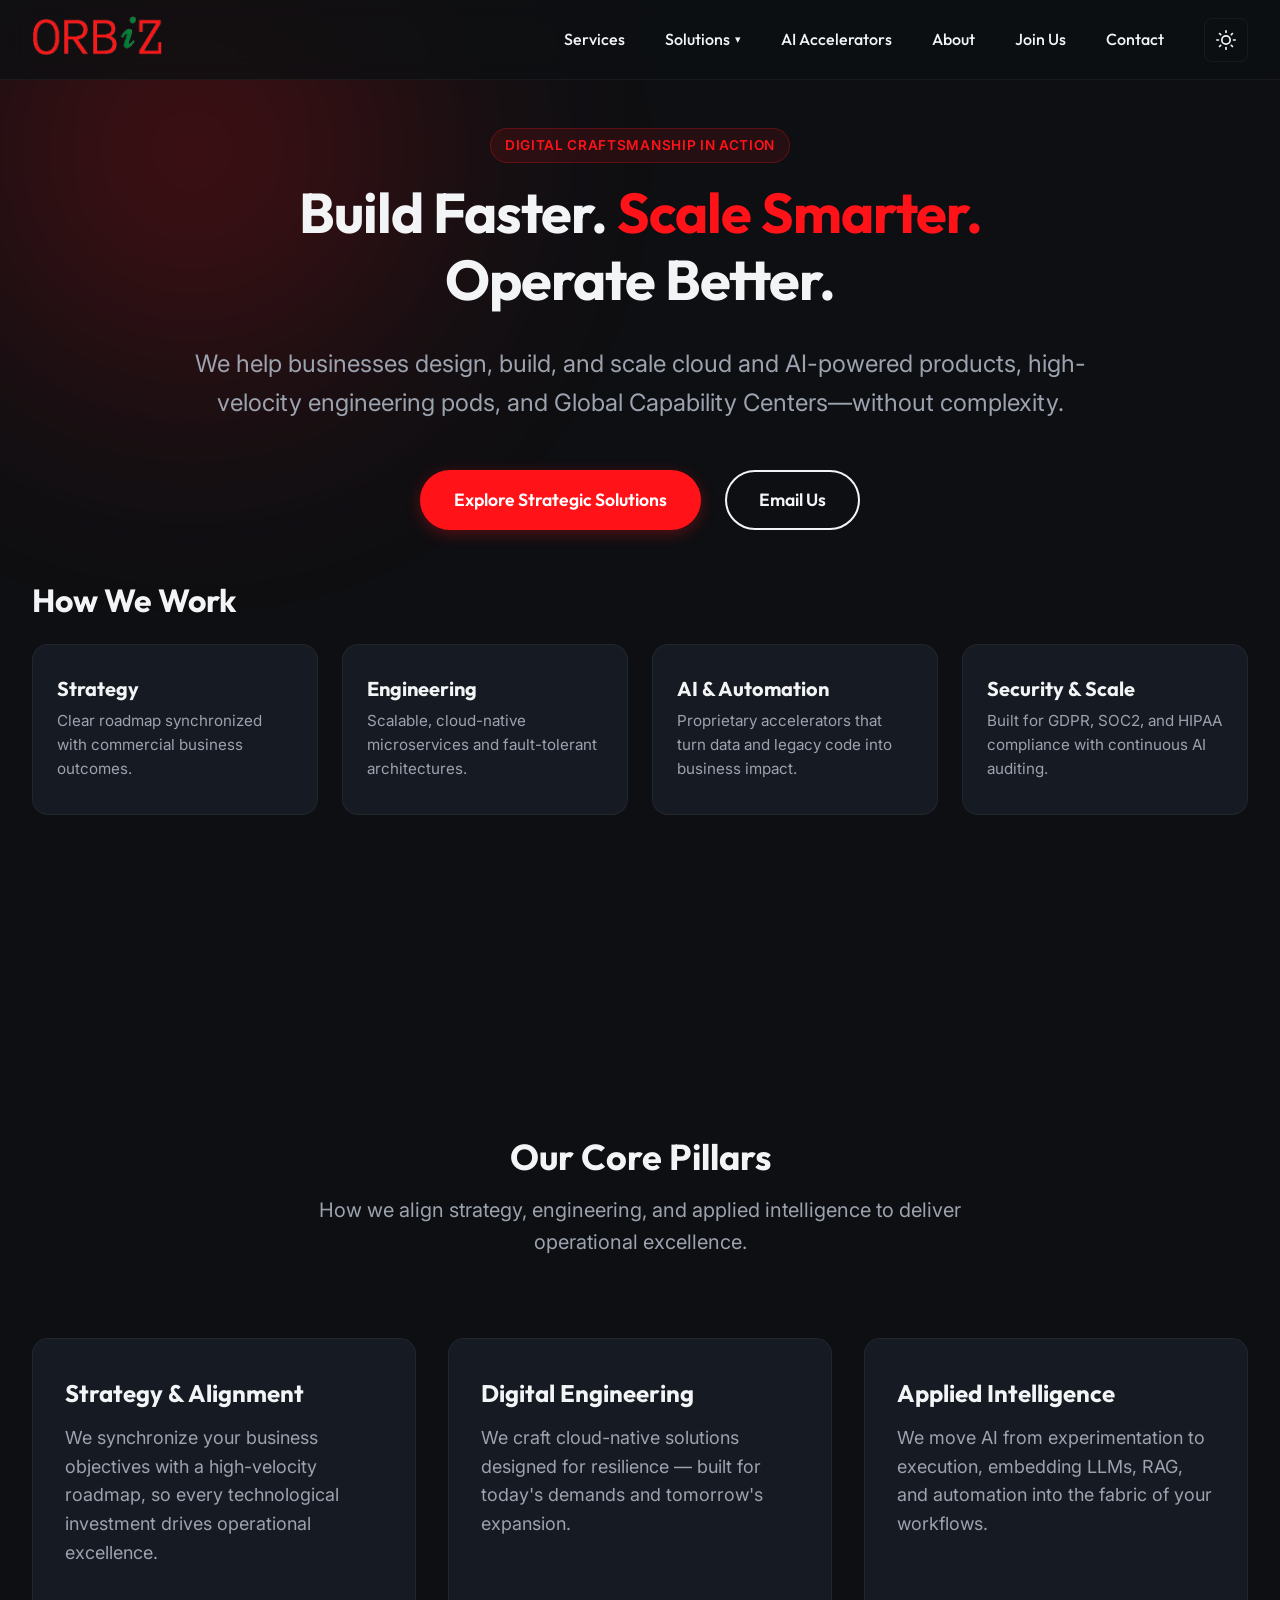
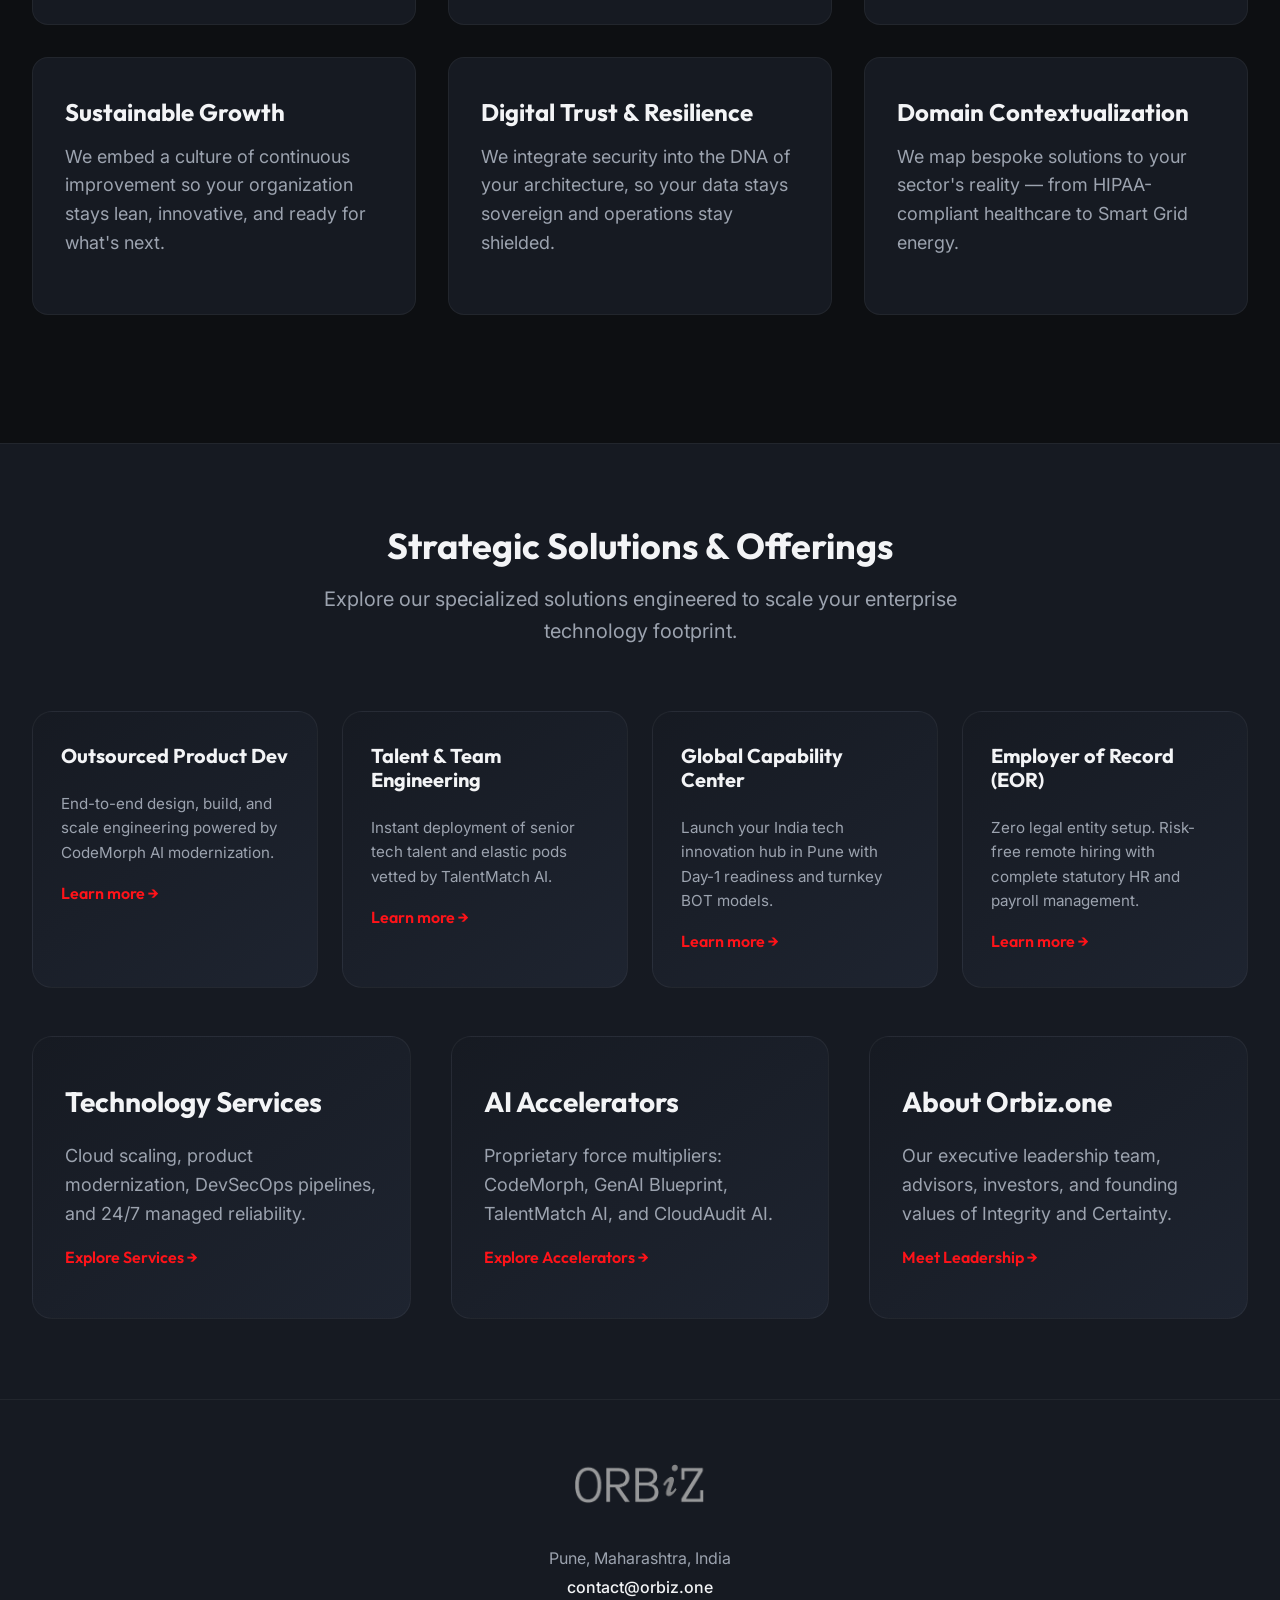
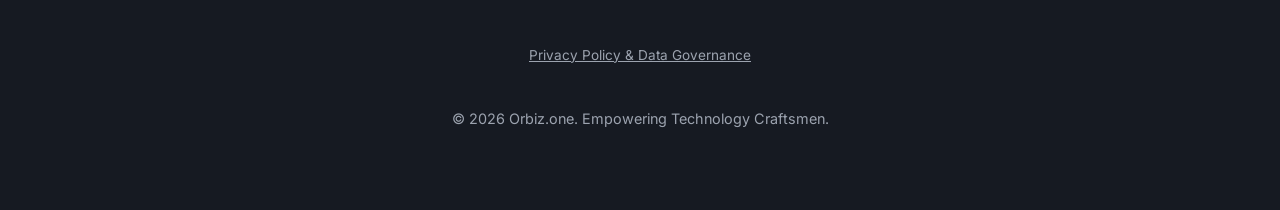
<file: index.html>
<!DOCTYPE html>
<html lang="en">

<head>
  <meta charset="UTF-8" />
  <meta name="viewport" content="width=device-width, initial-scale=1.0" />

  <!-- Google tag (gtag.js) -->
  <script async src="https://www.googletagmanager.com/gtag/js?id=G-S7HCNGBMP2"></script>
  <script>
    window.dataLayer = window.dataLayer || [];
    function gtag(){dataLayer.push(arguments);}
    gtag('js', new Date());

    gtag('config', 'G-S7HCNGBMP2');
  </script>
  <title>Orbiz.one - Digital Engineering, Applied AI & GCC Enablement</title>
  <meta name="description" content="Orbiz.one helps enterprises design, build, and scale cloud and AI-powered products, talent pods, and Global Capability Centers (GCC) in India without complexity." />
  <meta name="keywords" content="Digital Engineering, Applied AI, GCC Setup India, Outsourced Product Development, Hire Coders India, EOR India, Technology Craftsmen Pune" />
  <link rel="canonical" href="https://orbiz.one/" />

  <!-- Open Graph / Social -->
  <meta property="og:type" content="website" />
  <meta property="og:url" content="https://orbiz.one/" />
  <meta property="og:title" content="Orbiz.one - Digital Engineering, Applied AI & GCC Enablement" />
  <meta property="og:description" content="Build Faster. Scale Smarter. Operate Better. We help businesses build and scale cloud and AI-powered products and innovation hubs in India." />
  <meta property="og:site_name" content="Orbiz.one" />
  <meta property="og:locale" content="en_US" />
  <meta property="og:image" content="https://orbiz.one/assets/images/orbiz-social-preview.png" />
  <meta property="og:image:width" content="1200" />
  <meta property="og:image:height" content="630" />
  <meta property="og:image:alt" content="Orbiz.one - Digital Engineering, Applied AI &amp; GCC Enablement" />

  <!-- Twitter -->
  <meta name="twitter:card" content="summary_large_image" />
  <meta name="twitter:title" content="Orbiz.one - Digital Engineering & GCC Enablement" />
  <meta name="twitter:description" content="Empowering enterprises with cloud engineering, applied AI, and India capability centers." />
  <meta name="twitter:image" content="https://orbiz.one/assets/images/orbiz-social-preview.png" />
  <meta name="twitter:image:alt" content="Orbiz.one - Digital Engineering, Applied AI &amp; GCC Enablement" />

  <link rel="preconnect" href="https://fonts.googleapis.com">
  <link rel="preconnect" href="https://fonts.gstatic.com" crossorigin>
  <link href="https://fonts.googleapis.com/css2?family=Inter:wght@300;400;500;600&family=Outfit:wght@400;500;700;800&display=swap" rel="stylesheet">

  <link rel="stylesheet" href="assets/styles.css">

  <!-- Schema.org JSON-LD -->
  <script type="application/ld+json">
  {
    "@context": "https://schema.org",
    "@graph": [
      {
        "@type": "WebSite",
        "name": "Orbiz.one",
        "url": "https://orbiz.one/",
        "description": "Specialist technology consulting and digital engineering firm empowering enterprises with cloud engineering, applied AI, and Global Capability Centers."
      },
      {
        "@type": "Organization",
        "name": "Orbiz.one",
        "url": "https://orbiz.one/",
        "logo": "https://orbiz.one/assets/images/orbiz-logo.png",
        "contactPoint": {
          "@type": "ContactPoint",
          "email": "contact@orbiz.one",
          "contactType": "customer support"
        },
        "address": {
          "@type": "PostalAddress",
          "addressLocality": "Pune",
          "addressRegion": "Maharashtra",
          "addressCountry": "India"
        }
      }
    ]
  }
  </script>
</head>

<body>
  <a href="#main" class="skip-link">Skip to main content</a>

  <header id="navbar">
    <div class="container nav-container">
      <a href="index.html" class="logo">
        <img src="assets/images/orbiz-logo.png" alt="Orbiz.one Logo" width="133" height="40" />
      </a>
      <nav class="nav-links" id="navLinks" role="navigation" aria-label="Main Navigation">
        <a href="services.html">Services</a>
        <div class="nav-item-dropdown">
          <a href="solutions.html" class="dropdown-toggle" role="button" aria-haspopup="true" aria-expanded="false">Solutions <span class="dropdown-arrow" aria-hidden="true">&#9662;</span></a>
          <div class="dropdown-menu">
            <a href="outsourced-product-development.html">Outsourced Product Development</a>
            <a href="talent-team-engineering.html">Talent & Team Engineering</a>
            <a href="gcc-setup-india.html">Global Capability Center (GCC)</a>
            <a href="eor-services-india.html">Employer of Record (EOR)</a>
          </div>
        </div>
        <a href="products.html">AI Accelerators</a>
        <a href="about.html">About</a>
        <a href="careers.html">Join Us</a>
        <a href="contact.html">Contact</a>
        <button id="themeToggle" class="btn-icon" aria-label="Toggle Theme">
          <svg id="moonIcon" aria-hidden="true" xmlns="http://www.w3.org/2000/svg" width="20" height="20" viewBox="0 0 24 24" fill="none"
            stroke="currentColor" stroke-width="2" stroke-linecap="round" stroke-linejoin="round">
            <path d="M21 12.79A9 9 0 1 1 11.21 3 7 7 0 0 0 21 12.79z"></path>
          </svg>
          <svg id="sunIcon" style="display:none;" aria-hidden="true" xmlns="http://www.w3.org/2000/svg" width="20" height="20"
            viewBox="0 0 24 24" fill="none" stroke="currentColor" stroke-width="2" stroke-linecap="round"
            stroke-linejoin="round">
            <circle cx="12" cy="12" r="5"></circle>
            <line x1="12" y1="1" x2="12" y2="3"></line>
            <line x1="12" y1="21" x2="12" y2="23"></line>
            <line x1="4.22" y1="4.22" x2="5.64" y2="5.64"></line>
            <line x1="18.36" y1="18.36" x2="19.78" y2="19.78"></line>
            <line x1="1" y1="12" x2="3" y2="12"></line>
            <line x1="21" y1="12" x2="23" y2="12"></line>
            <line x1="4.22" y1="19.78" x2="5.64" y2="18.36"></line>
            <line x1="18.36" y1="5.64" x2="19.78" y2="4.22"></line>
          </svg>
        </button>
      </nav>
      <button type="button" class="nav-toggle" id="mobileMenuBtn" aria-label="Toggle navigation menu" aria-expanded="false" aria-controls="navLinks"><span aria-hidden="true">&#9776;</span></button>
    </div>
  </header>

  <main id="main" tabindex="-1">
    <!-- HERO SECTION -->
    <section id="hero">
      <div class="bg-gradient"></div>
      <div class="container">
        <div class="hero-content fade-up">
          <div class="badge-tag">Digital Craftsmanship in Action</div>
          <h1 class="hero-title">Build Faster.<span class="text-red"> Scale Smarter.</span> Operate Better.</h1>
          <p class="hero-subtitle">We help businesses design, build, and scale cloud and AI-powered products, high-velocity engineering pods, and Global Capability Centers—without complexity.</p>
          <div class="hero-actions">
            <a href="solutions.html" class="btn btn-primary">Explore Strategic Solutions</a>
            <a href="mailto:contact@orbiz.one" class="btn btn-outline">Email Us</a>
          </div>
        </div>
        <br />
        <br />

        <h2 class="brand-font fade-up" style="font-size: 2rem; margin-bottom: 1.5rem; text-align: left;">How We Work</h2>
        <div class="four-col-grid fade-up" style="margin-bottom: 4rem;">
          <div class="pillar-card" style="padding: 2rem 1.5rem;">
            <h3 style="font-size: 1.25rem; margin-bottom: 0.5rem; font-family: var(--font-heading);">Strategy</h3>
            <p style="font-size: 0.95rem; margin-bottom: 0;">Clear roadmap synchronized with commercial business outcomes.</p>
          </div>
          <div class="pillar-card" style="padding: 2rem 1.5rem;">
            <h3 style="font-size: 1.25rem; margin-bottom: 0.5rem; font-family: var(--font-heading);">Engineering</h3>
            <p style="font-size: 0.95rem; margin-bottom: 0;">Scalable, cloud-native microservices and fault-tolerant architectures.</p>
          </div>
          <div class="pillar-card" style="padding: 2rem 1.5rem;">
            <h3 style="font-size: 1.25rem; margin-bottom: 0.5rem; font-family: var(--font-heading);">AI &amp; Automation</h3>
            <p style="font-size: 0.95rem; margin-bottom: 0;">Proprietary accelerators that turn data and legacy code into business impact.</p>
          </div>
          <div class="pillar-card" style="padding: 2rem 1.5rem;">
            <h3 style="font-size: 1.25rem; margin-bottom: 0.5rem; font-family: var(--font-heading);">Security &amp; Scale</h3>
            <p style="font-size: 0.95rem; margin-bottom: 0;">Built for GDPR, SOC2, and HIPAA compliance with continuous AI auditing.</p>
          </div>
        </div>
      </div>
    </section>

    <!-- CORE PILLARS SECTION -->
    <section id="pillars">
      <div class="container">
        <h2 class="section-title fade-up">Our Core Pillars</h2>
        <p class="section-subtitle fade-up">How we align strategy, engineering, and applied intelligence to deliver operational excellence.</p>
        <div class="pillars-grid fade-up">
          <div class="pillar-card">
            <h3>Strategy &amp; Alignment</h3>
            <p>We synchronize your business objectives with a high-velocity roadmap, so every technological investment drives operational excellence.</p>
          </div>
          <div class="pillar-card">
            <h3>Digital Engineering</h3>
            <p>We craft cloud-native solutions designed for resilience &mdash; built for today's demands and tomorrow's expansion.</p>
          </div>
          <div class="pillar-card">
            <h3>Applied Intelligence</h3>
            <p>We move AI from experimentation to execution, embedding LLMs, RAG, and automation into the fabric of your workflows.</p>
          </div>
          <div class="pillar-card">
            <h3>Sustainable Growth</h3>
            <p>We embed a culture of continuous improvement so your organization stays lean, innovative, and ready for what's next.</p>
          </div>
          <div class="pillar-card">
            <h3>Digital Trust &amp; Resilience</h3>
            <p>We integrate security into the DNA of your architecture, so your data stays sovereign and operations stay shielded.</p>
          </div>
          <div class="pillar-card">
            <h3>Domain Contextualization</h3>
            <p>We map bespoke solutions to your sector's reality &mdash; from HIPAA-compliant healthcare to Smart Grid energy.</p>
          </div>
        </div>
      </div>
    </section>

    <!-- EXPLORE / STRATEGIC SOLUTIONS TEASER -->
    <section id="explore" style="background-color: var(--surface-color-1); border-top: 1px solid var(--border-color); padding: 5rem 0;">
      <div class="container">
        <h2 class="section-title fade-up">Strategic Solutions &amp; Offerings</h2>
        <p class="section-subtitle fade-up">Explore our specialized solutions engineered to scale your enterprise technology footprint.</p>
        <div class="four-col-grid fade-up" style="margin-bottom: 3rem;">
          <div class="service-card" style="padding: 2rem 1.75rem;">
            <h3 style="font-size: 1.25rem;">Outsourced Product Dev</h3>
            <p style="font-size: 0.95rem;">End-to-end design, build, and scale engineering powered by CodeMorph AI modernization.</p>
            <a href="outsourced-product-development.html" class="text-red" style="font-weight: 600; font-family: var(--font-heading);" aria-label="Learn more about Outsourced Product Development">Learn more &rarr;</a>
          </div>
          <div class="service-card" style="padding: 2rem 1.75rem;">
            <h3 style="font-size: 1.25rem;">Talent &amp; Team Engineering</h3>
            <p style="font-size: 0.95rem;">Instant deployment of senior tech talent and elastic pods vetted by TalentMatch AI.</p>
            <a href="talent-team-engineering.html" class="text-red" style="font-weight: 600; font-family: var(--font-heading);" aria-label="Learn more about Talent and Team Engineering">Learn more &rarr;</a>
          </div>
          <div class="service-card" style="padding: 2rem 1.75rem;">
            <h3 style="font-size: 1.25rem;">Global Capability Center</h3>
            <p style="font-size: 0.95rem;">Launch your India tech innovation hub in Pune with Day-1 readiness and turnkey BOT models.</p>
            <a href="gcc-setup-india.html" class="text-red" style="font-weight: 600; font-family: var(--font-heading);" aria-label="Learn more about Global Capability Center setup in India">Learn more &rarr;</a>
          </div>
          <div class="service-card" style="padding: 2rem 1.75rem;">
            <h3 style="font-size: 1.25rem;">Employer of Record (EOR)</h3>
            <p style="font-size: 0.95rem;">Zero legal entity setup. Risk-free remote hiring with complete statutory HR and payroll management.</p>
            <a href="eor-services-india.html" class="text-red" style="font-weight: 600; font-family: var(--font-heading);" aria-label="Learn more about Employer of Record services in India">Learn more &rarr;</a>
          </div>
        </div>

        <div class="services-grid fade-up" style="grid-template-columns: repeat(auto-fit, minmax(280px, 1fr));">
          <div class="service-card">
            <h3>Technology Services</h3>
            <p>Cloud scaling, product modernization, DevSecOps pipelines, and 24/7 managed reliability.</p>
            <a href="services.html" class="text-red" style="font-weight: 600; font-family: var(--font-heading);" aria-label="Explore Technology Services">Explore Services &rarr;</a>
          </div>
          <div class="service-card">
            <h3>AI Accelerators</h3>
            <p>Proprietary force multipliers: CodeMorph, GenAI Blueprint, TalentMatch AI, and CloudAudit AI.</p>
            <a href="products.html" class="text-red" style="font-weight: 600; font-family: var(--font-heading);" aria-label="Explore AI Accelerators">Explore Accelerators &rarr;</a>
          </div>
          <div class="service-card">
            <h3>About Orbiz.one</h3>
            <p>Our executive leadership team, advisors, investors, and founding values of Integrity and Certainty.</p>
            <a href="about.html" class="text-red" style="font-weight: 600; font-family: var(--font-heading);" aria-label="Meet Orbiz Leadership and Advisors">Meet Leadership &rarr;</a>
          </div>
        </div>
      </div>
    </section>

  </main>

  <footer>
    <div class="container footer-content">
      <a href="index.html" class="footer-logo">
        <img src="assets/images/orbiz-logo.png" alt="Orbiz.one Logo" width="133" height="40" loading="lazy" decoding="async" />
      </a>
      <div style="text-align: center; color: var(--text-muted); line-height: 1.8;">
        Pune, Maharashtra, India<br>
        <a href="mailto:contact@orbiz.one" style="color: var(--text-main); font-weight: 500; transition: color 0.3s;"
          onmouseover="this.style.color='var(--brand-red)'"
          onmouseout="this.style.color='var(--text-main)'">contact@orbiz.one</a>
      </div>
      <div style="text-align: center; margin: 0.5rem 0;">
        <a href="privacy.html" style="color: var(--text-muted); font-size: 0.85rem; text-decoration: underline;">Privacy Policy &amp; Data Governance</a>
      </div>
      <p class="footer-bottom" style="margin-top: 0;">&copy; 2026 Orbiz.one. Empowering Technology Craftsmen.</p>
    </div>
  </footer>

  <script src="assets/script.js"></script>
  <script>
    // Redirect old same-page bookmarks (orbiz.one/#services etc.) to their new standalone pages.
    (function () {
      var legacyMap = {
        '#services': 'services.html',
        '#solutions': 'solutions.html',
        '#products': 'products.html',
        '#about': 'about.html',
        '#careers': 'careers.html'
      };
      var target = legacyMap[window.location.hash];
      if (target) {
        window.location.replace(target);
      }
    })();
  </script>
</body>

</html>
</file>
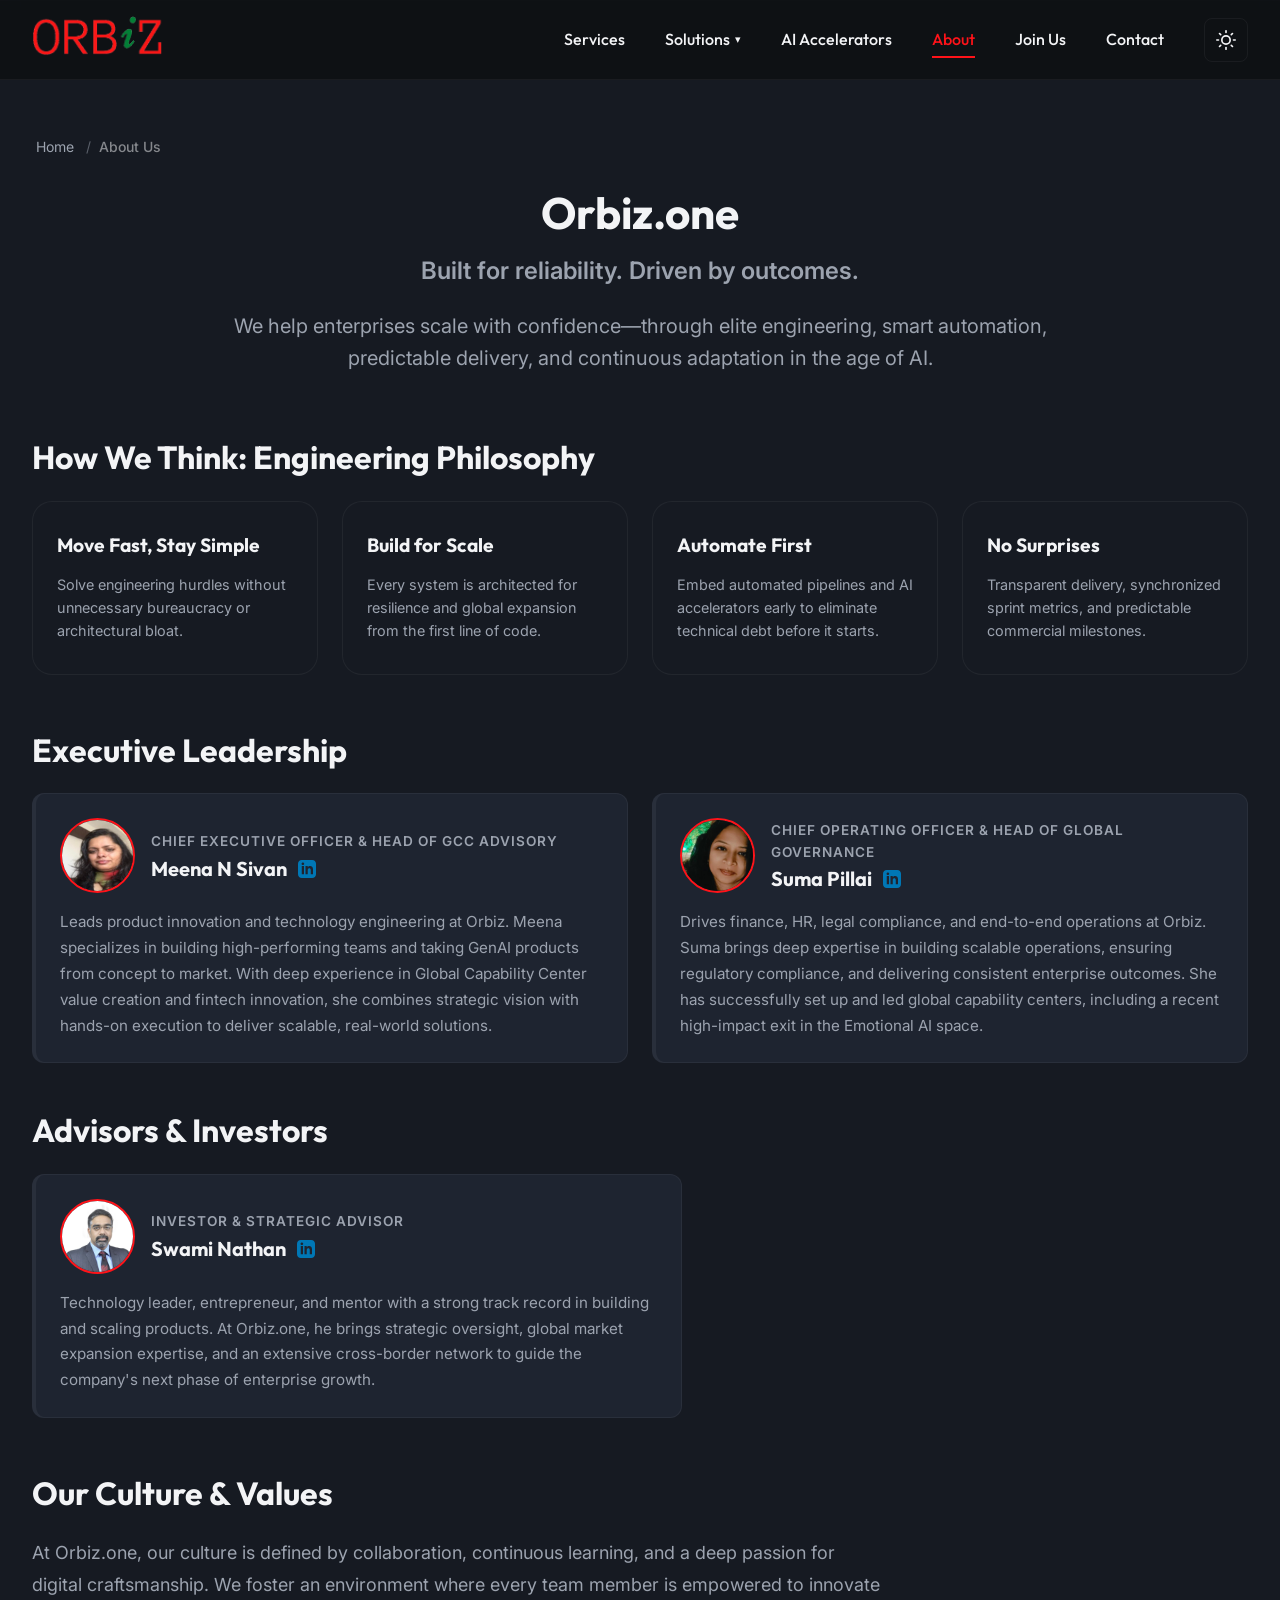
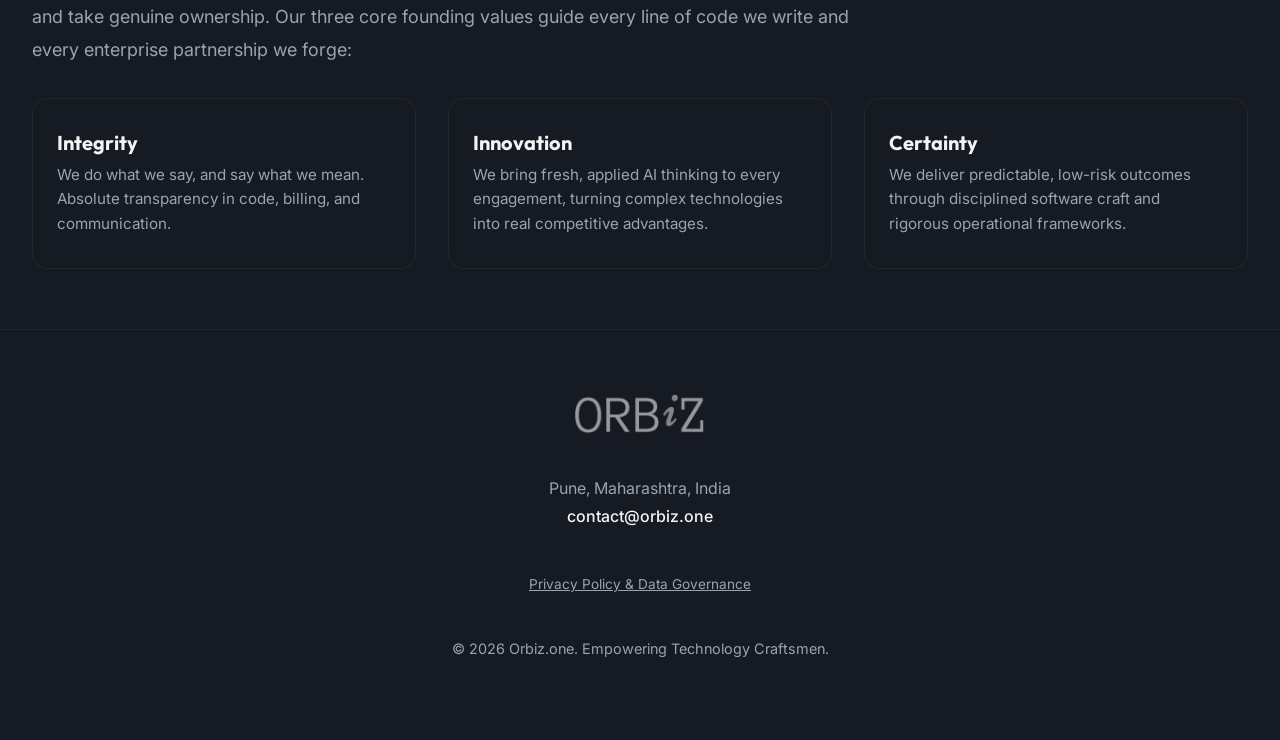
<file: about.html>
<!DOCTYPE html>
<html lang="en">

<head>
  <meta charset="UTF-8" />
  <meta name="viewport" content="width=device-width, initial-scale=1.0" />

  <!-- Google tag (gtag.js) -->
  <script async src="https://www.googletagmanager.com/gtag/js?id=G-S7HCNGBMP2"></script>
  <script>
    window.dataLayer = window.dataLayer || [];
    function gtag(){dataLayer.push(arguments);}
    gtag('js', new Date());

    gtag('config', 'G-S7HCNGBMP2');
  </script>
  <title>About Orbiz.one | Leadership, Culture & Technology Craftsmen</title>
  <meta name="description" content="Learn about Orbiz.one, our executive leadership team, our technology craftsmen culture, and our mission to empower enterprise digital excellence." />
  <meta name="keywords" content="About Orbiz, Meena N Sivan, Suma Pillai, Swami Nathan, Technology Craftsmen, GCC Leadership Pune, Digital Engineering Firm" />
  <link rel="canonical" href="https://orbiz.one/about.html" />

  <!-- Open Graph / Social -->
  <meta property="og:type" content="website" />
  <meta property="og:url" content="https://orbiz.one/about.html" />
  <meta property="og:title" content="About Orbiz.one | Leadership, Culture & Technology Craftsmen" />
  <meta property="og:description" content="Meet the Orbiz.one leadership team, our investors, and our core founding values of Integrity, Innovation, and Certainty." />
  <meta property="og:site_name" content="Orbiz.one" />
  <meta property="og:locale" content="en_US" />
  <meta property="og:image" content="https://orbiz.one/assets/images/orbiz-social-preview.png" />
  <meta property="og:image:width" content="1200" />
  <meta property="og:image:height" content="630" />
  <meta property="og:image:alt" content="Orbiz.one - Digital Engineering, Applied AI &amp; GCC Enablement" />

  <!-- Twitter -->
  <meta name="twitter:card" content="summary_large_image" />
  <meta name="twitter:title" content="About Orbiz.one | Leadership & Culture" />
  <meta name="twitter:description" content="Meet the leadership team and technology craftsmen powering enterprise digital excellence at Orbiz.one." />
  <meta name="twitter:image" content="https://orbiz.one/assets/images/orbiz-social-preview.png" />
  <meta name="twitter:image:alt" content="Orbiz.one - Digital Engineering, Applied AI &amp; GCC Enablement" />

  <!-- Fonts -->
  <link rel="preconnect" href="https://fonts.googleapis.com">
  <link rel="preconnect" href="https://fonts.gstatic.com" crossorigin>
  <link href="https://fonts.googleapis.com/css2?family=Inter:wght@300;400;500;600&family=Outfit:wght@400;500;700;800&display=swap" rel="stylesheet">

  <link rel="stylesheet" href="assets/styles.css">

  <!-- Schema.org JSON-LD -->
  <script type="application/ld+json">
  {
    "@context": "https://schema.org",
    "@graph": [
      {
        "@type": "BreadcrumbList",
        "itemListElement": [
          {
            "@type": "ListItem",
            "position": 1,
            "name": "Home",
            "item": "https://orbiz.one/"
          },
          {
            "@type": "ListItem",
            "position": 2,
            "name": "About",
            "item": "https://orbiz.one/about.html"
          }
        ]
      },
      {
        "@type": "Organization",
        "name": "Orbiz.one",
        "url": "https://orbiz.one",
        "logo": "https://orbiz.one/assets/images/orbiz-logo.png",
        "description": "Specialist technology and consulting firm dedicated to helping enterprises realize their digital potential through cloud engineering, applied AI, and GCC enablement.",
        "address": {
          "@type": "PostalAddress",
          "addressLocality": "Pune",
          "addressRegion": "Maharashtra",
          "addressCountry": "India"
        },
        "founder": [
          {
            "@type": "Person",
            "name": "Meena N Sivan",
            "jobTitle": "Chief Executive Officer & Head of GCC Advisory",
            "sameAs": "https://www.linkedin.com/in/meenasivan/"
          },
          {
            "@type": "Person",
            "name": "Suma Pillai",
            "jobTitle": "Chief Operating Officer & Head of Global Governance",
            "sameAs": "https://www.linkedin.com/in/suma-pillai/"
          }
        ],
        "employee": [
          {
            "@type": "Person",
            "name": "Swami Nathan",
            "jobTitle": "Strategic Advisor & Investor",
            "sameAs": "https://www.linkedin.com/in/2swami/"
          }
        ]
      }
    ]
  }
  </script>
</head>

<body>
  <a href="#main" class="skip-link">Skip to main content</a>

  <header id="navbar">
    <div class="container nav-container">
      <a href="index.html" class="logo">
        <img src="assets/images/orbiz-logo.png" alt="Orbiz.one Logo" width="133" height="40" />
      </a>
      <nav class="nav-links" id="navLinks" role="navigation" aria-label="Main Navigation">
        <a href="services.html">Services</a>
        <div class="nav-item-dropdown">
          <a href="solutions.html" class="dropdown-toggle" role="button" aria-haspopup="true" aria-expanded="false">Solutions <span class="dropdown-arrow" aria-hidden="true">&#9662;</span></a>
          <div class="dropdown-menu">
            <a href="outsourced-product-development.html">Outsourced Product Development</a>
            <a href="talent-team-engineering.html">Talent & Team Engineering</a>
            <a href="gcc-setup-india.html">Global Capability Center (GCC)</a>
            <a href="eor-services-india.html">Employer of Record (EOR)</a>
          </div>
        </div>
        <a href="products.html">AI Accelerators</a>
        <a href="about.html" class="active" aria-current="page">About</a>
        <a href="careers.html">Join Us</a>
        <a href="contact.html">Contact</a>
        <button id="themeToggle" class="btn-icon" aria-label="Toggle Theme">
          <svg id="moonIcon" aria-hidden="true" xmlns="http://www.w3.org/2000/svg" width="20" height="20" viewBox="0 0 24 24" fill="none"
            stroke="currentColor" stroke-width="2" stroke-linecap="round" stroke-linejoin="round">
            <path d="M21 12.79A9 9 0 1 1 11.21 3 7 7 0 0 0 21 12.79z"></path>
          </svg>
          <svg id="sunIcon" style="display:none;" aria-hidden="true" xmlns="http://www.w3.org/2000/svg" width="20" height="20"
            viewBox="0 0 24 24" fill="none" stroke="currentColor" stroke-width="2" stroke-linecap="round"
            stroke-linejoin="round">
            <circle cx="12" cy="12" r="5"></circle>
            <line x1="12" y1="1" x2="12" y2="3"></line>
            <line x1="12" y1="21" x2="12" y2="23"></line>
            <line x1="4.22" y1="4.22" x2="5.64" y2="5.64"></line>
            <line x1="18.36" y1="18.36" x2="19.78" y2="19.78"></line>
            <line x1="1" y1="12" x2="3" y2="12"></line>
            <line x1="21" y1="12" x2="23" y2="12"></line>
            <line x1="4.22" y1="19.78" x2="5.64" y2="18.36"></line>
            <line x1="18.36" y1="5.64" x2="19.78" y2="4.22"></line>
          </svg>
        </button>
      </nav>
      <button type="button" class="nav-toggle" id="mobileMenuBtn" aria-label="Toggle navigation menu" aria-expanded="false" aria-controls="navLinks"><span aria-hidden="true">&#9776;</span></button>
    </div>
  </header>

  <main id="main" tabindex="-1">
    <section id="about" style="padding-top: 130px; padding-bottom: 60px;">
      <div class="container">
        <div class="breadcrumb fade-up">
          <a href="index.html">Home</a>
          <span>/</span>
          <span class="current">About Us</span>
        </div>

        <h1 class="section-title fade-up" style="font-size: 2.75rem; margin-bottom: 0.75rem;">Orbiz.one</h1>
        <p class="section-title fade-up" style="font-size: 1.5rem; font-weight: 600; margin-bottom: 1.25rem;">Built for reliability. Driven by outcomes.</p>
        <p class="section-subtitle fade-up" style="max-width: 840px;">We help enterprises scale with confidence—through elite engineering, smart automation, predictable delivery, and continuous adaptation in the age of AI.</p>

        <div style="display: block;">
          <div class="about-text fade-up">
            <h2 class="brand-font" style="font-size: 2rem; margin-bottom: 1.5rem;">How We Think: Engineering Philosophy</h2>
            <div class="four-col-grid fade-up" style="margin-top: 1.5rem; margin-bottom: 3.5rem;">
              <div class="product-card" style="padding: 2rem 1.5rem; text-align: left;">
                <h3 style="font-size: 1.2rem; margin-bottom: 1rem; font-family: var(--font-heading);">Move Fast, Stay Simple</h3>
                <p style="font-size: 0.9rem; margin-bottom: 0;">Solve engineering hurdles without unnecessary bureaucracy or architectural bloat.</p>
              </div>

              <div class="product-card" style="padding: 2rem 1.5rem; text-align: left;">
                <h3 style="font-size: 1.2rem; margin-bottom: 1rem; font-family: var(--font-heading);">Build for Scale</h3>
                <p style="font-size: 0.9rem; margin-bottom: 0;">Every system is architected for resilience and global expansion from the first line of code.</p>
              </div>

              <div class="product-card" style="padding: 2rem 1.5rem; text-align: left;">
                <h3 style="font-size: 1.2rem; margin-bottom: 1rem; font-family: var(--font-heading);">Automate First</h3>
                <p style="font-size: 0.9rem; margin-bottom: 0;">Embed automated pipelines and AI accelerators early to eliminate technical debt before it starts.</p>
              </div>

              <div class="product-card" style="padding: 2rem 1.5rem; text-align: left;">
                <h3 style="font-size: 1.2rem; margin-bottom: 1rem; font-family: var(--font-heading);">No Surprises</h3>
                <p style="font-size: 0.9rem; margin-bottom: 0;">Transparent delivery, synchronized sprint metrics, and predictable commercial milestones.</p>
              </div>
            </div>

            <h2 class="brand-font" style="font-size: 2rem; margin-bottom: 1.5rem;">Executive Leadership</h2>
            <div class="leadership-list" style="flex-direction: row; gap: 1.5rem; margin-bottom: 3rem; flex-wrap: wrap;">
              <!-- MEENA -->
              <div class="leader-card" style="flex: 1; min-width: 300px;">
                <div style="display: flex; align-items: center; gap: 1rem; margin-bottom: 1rem;">
                  <img src="assets/images/profile-meena.jpeg" alt="Meena N Sivan" width="75" height="75" loading="lazy" decoding="async"
                    style="width: 75px; height: 75px; border-radius: 50%; object-fit: cover; border: 2px solid var(--brand-red);">
                  <div>
                    <span style="font-size: 0.85rem; color: var(--text-muted); display: block; margin-bottom: 0.25rem;">Chief Executive Officer &amp; Head of GCC Advisory</span>
                    <h3 style="margin-bottom: 0; display: flex; align-items: center; gap: 0.5rem; font-size: 1.25rem;">
                      Meena N Sivan
                      <a href="https://www.linkedin.com/in/meenasivan/" target="_blank" rel="noopener noreferrer"
                        style="color: #0077b5; display: inline-flex; align-items: center; justify-content: center; min-width: 24px; min-height: 24px; transition: opacity 0.3s;" aria-label="LinkedIn Profile of Meena N Sivan">
                        <svg aria-hidden="true" xmlns="http://www.w3.org/2000/svg" width="18" height="18" viewBox="0 0 24 24" fill="currentColor">
                          <path d="M19 0h-14c-2.761 0-5 2.239-5 5v14c0 2.761 2.239 5 5 5h14c2.762 0 5-2.239 5-5v-14c0-2.761-2.238-5-5-5zm-11 19h-3v-11h3v11zm-1.5-12.268c-.966 0-1.75-.79-1.75-1.764s.784-1.764 1.75-1.764 1.75.79 1.75 1.764-.783 1.764-1.75 1.764zm13.5 12.268h-3v-5.604c0-3.368-4-3.113-4 0v5.604h-3v-11h3v1.765c1.396-2.586 7-2.777 7 2.476v6.759z" />
                        </svg>
                      </a>
                    </h3>
                  </div>
                </div>
                <p style="margin-bottom: 0; font-size: 0.95rem; line-height: 1.7;">
                  Leads product innovation and technology engineering at Orbiz. Meena specializes in building high-performing teams and taking GenAI products from concept to market. With deep experience in Global Capability Center value creation and fintech innovation, she combines strategic vision with hands-on execution to deliver scalable, real-world solutions.
                </p>
              </div>

              <!-- SUMA -->
              <div class="leader-card" style="flex: 1; min-width: 300px;">
                <div style="display: flex; align-items: center; gap: 1rem; margin-bottom: 1rem;">
                  <img src="assets/images/profile-suma.jpeg" alt="Suma Pillai" width="75" height="75" loading="lazy" decoding="async"
                    style="width: 75px; height: 75px; border-radius: 50%; object-fit: cover; border: 2px solid var(--brand-red);">
                  <div>
                    <span style="font-size: 0.85rem; color: var(--text-muted); display: block; margin-bottom: 0.25rem;">Chief Operating Officer &amp; Head of Global Governance</span>
                    <h3 style="margin-bottom: 0; display: flex; align-items: center; gap: 0.5rem; font-size: 1.25rem;">
                      Suma Pillai
                      <a href="https://www.linkedin.com/in/suma-pillai/" target="_blank" rel="noopener noreferrer"
                        style="color: #0077b5; display: inline-flex; align-items: center; justify-content: center; min-width: 24px; min-height: 24px; transition: opacity 0.3s;" aria-label="LinkedIn Profile of Suma Pillai">
                        <svg aria-hidden="true" xmlns="http://www.w3.org/2000/svg" width="18" height="18" viewBox="0 0 24 24" fill="currentColor">
                          <path d="M19 0h-14c-2.761 0-5 2.239-5 5v14c0 2.761 2.239 5 5 5h14c2.762 0 5-2.239 5-5v-14c0-2.761-2.238-5-5-5zm-11 19h-3v-11h3v11zm-1.5-12.268c-.966 0-1.75-.79-1.75-1.764s.784-1.764 1.75-1.764 1.75.79 1.75 1.764-.783 1.764-1.75 1.764zm13.5 12.268h-3v-5.604c0-3.368-4-3.113-4 0v5.604h-3v-11h3v1.765c1.396-2.586 7-2.777 7 2.476v6.759z" />
                        </svg>
                      </a>
                    </h3>
                  </div>
                </div>
                <p style="margin-bottom: 0; font-size: 0.95rem; line-height: 1.7;">
                  Drives finance, HR, legal compliance, and end-to-end operations at Orbiz. Suma brings deep expertise in building scalable operations, ensuring regulatory compliance, and delivering consistent enterprise outcomes. She has successfully set up and led global capability centers, including a recent high-impact exit in the Emotional AI space.
                </p>
              </div>
            </div>

            <!-- ADVISORS & INVESTORS -->
            <h2 class="brand-font" style="font-size: 2rem; margin-bottom: 1.5rem;">Advisors &amp; Investors</h2>
            <div class="leadership-list" style="margin-top: 1.5rem; margin-bottom: 3.5rem;">
              <div class="leader-card" style="max-width: 650px;">
                <div style="display: flex; align-items: center; gap: 1rem; margin-bottom: 1rem;">
                  <img src="assets/images/profile-swami.jpeg" alt="Swami Nathan" width="75" height="75" loading="lazy" decoding="async"
                    style="width: 75px; height: 75px; border-radius: 50%; object-fit: cover; border: 2px solid var(--brand-red);">
                  <div>
                    <span style="font-size: 0.85rem; color: var(--text-muted); display: block; margin-bottom: 0.25rem;">Investor &amp; Strategic Advisor</span>
                    <h3 style="margin-bottom: 0; display: flex; align-items: center; gap: 0.5rem; font-size: 1.25rem;">
                      Swami Nathan
                      <a href="https://www.linkedin.com/in/2swami/" target="_blank" rel="noopener noreferrer"
                        style="color: #0077b5; display: inline-flex; align-items: center; justify-content: center; min-width: 24px; min-height: 24px; transition: opacity 0.3s;" aria-label="LinkedIn Profile of Swami Nathan">
                        <svg aria-hidden="true" xmlns="http://www.w3.org/2000/svg" width="18" height="18" viewBox="0 0 24 24" fill="currentColor">
                          <path d="M19 0h-14c-2.761 0-5 2.239-5 5v14c0 2.761 2.239 5 5 5h14c2.762 0 5-2.239 5-5v-14c0-2.761-2.238-5-5-5zm-11 19h-3v-11h3v11zm-1.5-12.268c-.966 0-1.75-.79-1.75-1.764s.784-1.764 1.75-1.764 1.75.79 1.75 1.764-.783 1.764-1.75 1.764zm13.5 12.268h-3v-5.604c0-3.368-4-3.113-4 0v5.604h-3v-11h3v1.765c1.396-2.586 7-2.777 7 2.476v6.759z" />
                        </svg>
                      </a>
                    </h3>
                  </div>
                </div>
                <p style="margin-bottom: 0; font-size: 0.95rem; line-height: 1.7;">
                  Technology leader, entrepreneur, and mentor with a strong track record in building and scaling products. At Orbiz.one, he brings strategic oversight, global market expansion expertise, and an extensive cross-border network to guide the company's next phase of enterprise growth.
                </p>
              </div>
            </div>

            <!-- OUR CULTURE -->
            <h2 class="brand-font fade-up" style="font-size: 2rem; margin-bottom: 1.5rem;">Our Culture &amp; Values</h2>
            <p class="fade-up" style="max-width: 850px; line-height: 1.8;">
              At Orbiz.one, our culture is defined by collaboration, continuous learning, and a deep passion for digital craftsmanship. We foster an environment where every team member is empowered to innovate and take genuine ownership. Our three core founding values guide every line of code we write and every enterprise partnership we forge:
            </p>
            <div class="pillars-grid fade-up" style="margin-top: 2rem; margin-bottom: 0;">
              <div class="pillar-card" style="padding: 2rem 1.5rem;">
                <h3 style="font-size: 1.25rem; margin-bottom: 0.5rem; font-family: var(--font-heading);">Integrity</h3>
                <p style="font-size: 0.95rem; margin-bottom: 0;">We do what we say, and say what we mean. Absolute transparency in code, billing, and communication.</p>
              </div>
              <div class="pillar-card" style="padding: 2rem 1.5rem;">
                <h3 style="font-size: 1.25rem; margin-bottom: 0.5rem; font-family: var(--font-heading);">Innovation</h3>
                <p style="font-size: 0.95rem; margin-bottom: 0;">We bring fresh, applied AI thinking to every engagement, turning complex technologies into real competitive advantages.</p>
              </div>
              <div class="pillar-card" style="padding: 2rem 1.5rem;">
                <h3 style="font-size: 1.25rem; margin-bottom: 0.5rem; font-family: var(--font-heading);">Certainty</h3>
                <p style="font-size: 0.95rem; margin-bottom: 0;">We deliver predictable, low-risk outcomes through disciplined software craft and rigorous operational frameworks.</p>
              </div>
            </div>

          </div>
        </div>
      </div>
    </section>

  </main>

  <footer>
    <div class="container footer-content">
      <a href="index.html" class="footer-logo">
        <img src="assets/images/orbiz-logo.png" alt="Orbiz.one Logo" width="133" height="40" loading="lazy" decoding="async" />
      </a>
      <div style="text-align: center; color: var(--text-muted); line-height: 1.8;">
        Pune, Maharashtra, India<br>
        <a href="mailto:contact@orbiz.one" style="color: var(--text-main); font-weight: 500; transition: color 0.3s;"
          onmouseover="this.style.color='var(--brand-red)'"
          onmouseout="this.style.color='var(--text-main)'">contact@orbiz.one</a>
      </div>
      <div style="text-align: center; margin: 0.5rem 0;">
        <a href="privacy.html" style="color: var(--text-muted); font-size: 0.85rem; text-decoration: underline;">Privacy Policy &amp; Data Governance</a>
      </div>
      <p class="footer-bottom" style="margin-top: 0;">&copy; 2026 Orbiz.one. Empowering Technology Craftsmen.</p>
    </div>
  </footer>

  <script src="assets/script.js"></script>
</body>

</html>
</file>
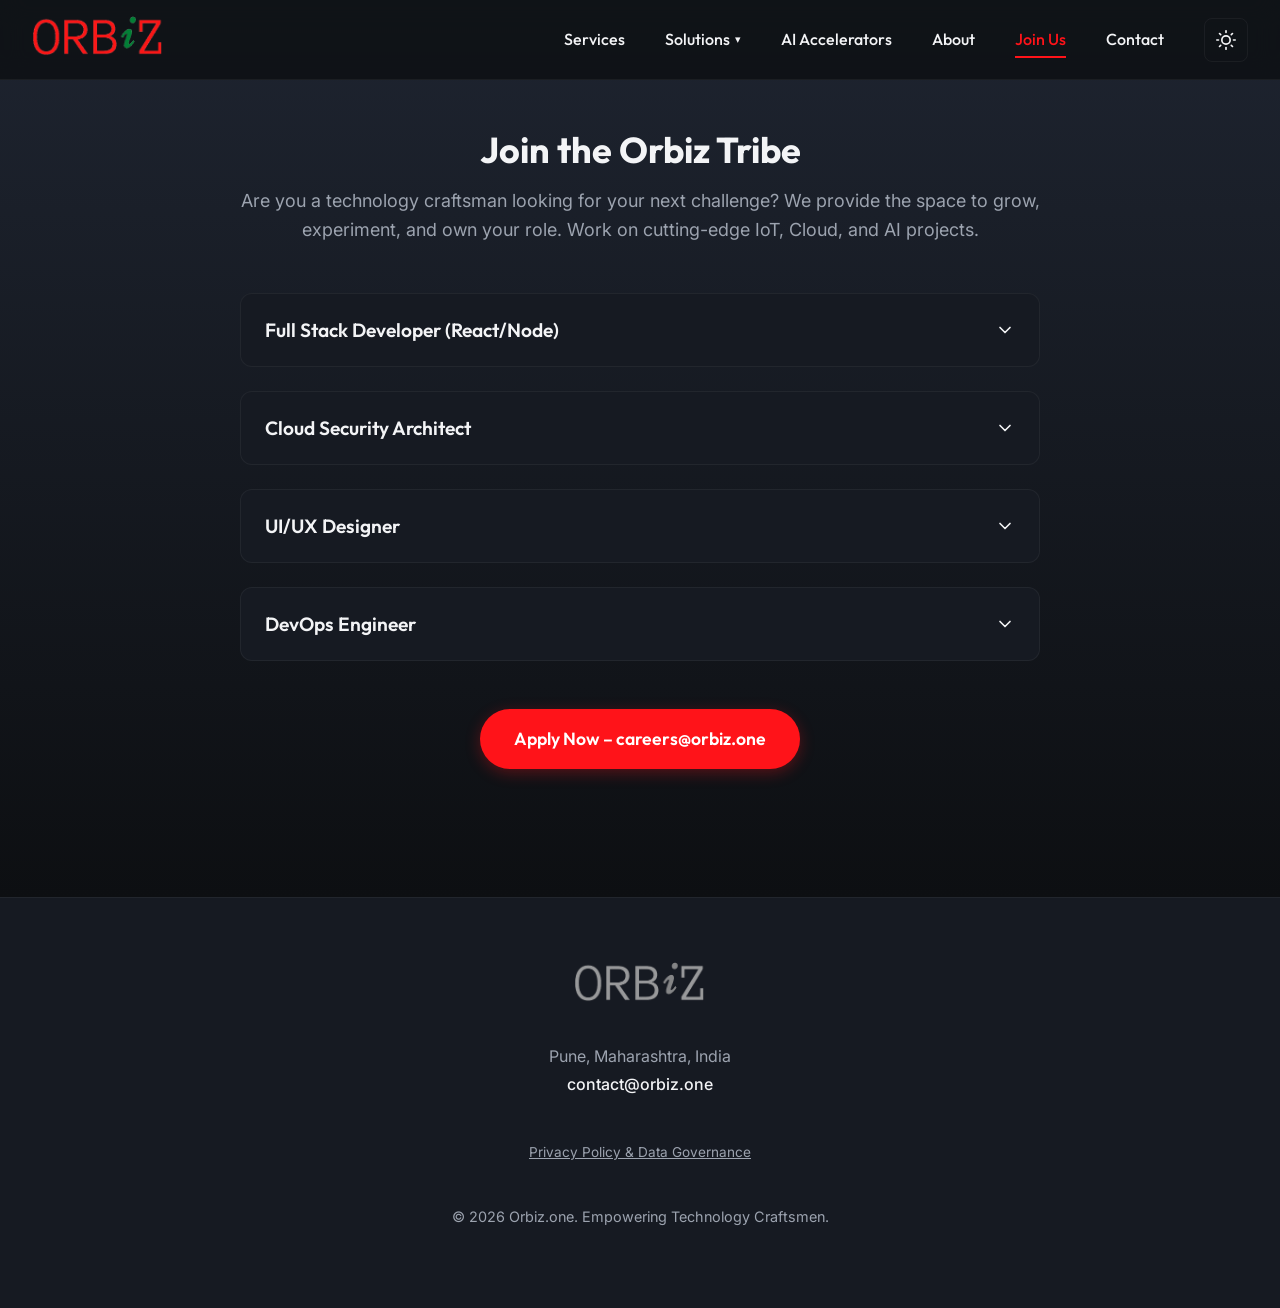
<file: careers.html>
<!DOCTYPE html>
<html lang="en">

<head>
  <meta charset="UTF-8" />
  <meta name="viewport" content="width=device-width, initial-scale=1.0" />

  <!-- Google tag (gtag.js) -->
  <script async src="https://www.googletagmanager.com/gtag/js?id=G-S7HCNGBMP2"></script>
  <script>
    window.dataLayer = window.dataLayer || [];
    function gtag(){dataLayer.push(arguments);}
    gtag('js', new Date());

    gtag('config', 'G-S7HCNGBMP2');
  </script>
  <title>Join Us | Careers for Technology Craftsmen | Orbiz.one</title>
  <meta name="description" content="Explore open roles at Orbiz.one. Join a team of technology craftsmen building scalable cloud, applied AI, and enterprise digital platforms in Pune and remote." />
  <meta name="keywords" content="Tech Careers Pune, Software Engineer Jobs India, Cloud Engineer Careers, AI Developer Jobs, Orbiz Careers" />
  <link rel="canonical" href="https://orbiz.one/careers.html" />

  <!-- Open Graph / Social -->
  <meta property="og:type" content="website" />
  <meta property="og:url" content="https://orbiz.one/careers.html" />
  <meta property="og:title" content="Join Us | Careers for Technology Craftsmen | Orbiz.one" />
  <meta property="og:description" content="Open roles at Orbiz.one - join a team of technology craftsmen working on cutting-edge Cloud, AI, and IoT projects." />
  <meta property="og:site_name" content="Orbiz.one" />
  <meta property="og:locale" content="en_US" />
  <meta property="og:image" content="https://orbiz.one/assets/images/orbiz-social-preview.png" />
  <meta property="og:image:width" content="1200" />
  <meta property="og:image:height" content="630" />
  <meta property="og:image:alt" content="Orbiz.one - Digital Engineering, Applied AI &amp; GCC Enablement" />

  <!-- Twitter -->
  <meta name="twitter:card" content="summary_large_image" />
  <meta name="twitter:title" content="Careers at Orbiz.one" />
  <meta name="twitter:description" content="Join our team of technology craftsmen building high-impact enterprise cloud and AI systems." />
  <meta name="twitter:image" content="https://orbiz.one/assets/images/orbiz-social-preview.png" />
  <meta name="twitter:image:alt" content="Orbiz.one - Digital Engineering, Applied AI &amp; GCC Enablement" />

  <link rel="preconnect" href="https://fonts.googleapis.com">
  <link rel="preconnect" href="https://fonts.gstatic.com" crossorigin>
  <link
    href="https://fonts.googleapis.com/css2?family=Inter:wght@300;400;500;600&family=Outfit:wght@400;500;700;800&display=swap"
    rel="stylesheet">

  <link rel="stylesheet" href="assets/styles.css">

  <!-- Schema.org JSON-LD -->
  <script type="application/ld+json">
  {
    "@context": "https://schema.org",
    "@graph": [
      {
        "@type": "BreadcrumbList",
        "itemListElement": [
          {
            "@type": "ListItem",
            "position": 1,
            "name": "Home",
            "item": "https://orbiz.one/"
          },
          {
            "@type": "ListItem",
            "position": 2,
            "name": "Join Us",
            "item": "https://orbiz.one/careers.html"
          }
        ]
      }
    ]
  }
  </script>
</head>

<body>
  <a href="#main" class="skip-link">Skip to main content</a>

  <header id="navbar">
    <div class="container nav-container">
      <a href="index.html" class="logo">
        <img src="assets/images/orbiz-logo.png" alt="Orbiz.one Logo" width="133" height="40" />
      </a>
      <nav class="nav-links" id="navLinks" role="navigation" aria-label="Main Navigation">
        <a href="services.html">Services</a>
        <div class="nav-item-dropdown">
          <a href="solutions.html" class="dropdown-toggle" role="button" aria-haspopup="true" aria-expanded="false">Solutions <span class="dropdown-arrow" aria-hidden="true">&#9662;</span></a>
          <div class="dropdown-menu">
            <a href="outsourced-product-development.html">Outsourced Product Development</a>
            <a href="talent-team-engineering.html">Talent & Team Engineering</a>
            <a href="gcc-setup-india.html">Global Capability Center (GCC)</a>
            <a href="eor-services-india.html">Employer of Record (EOR)</a>
          </div>
        </div>
        <a href="products.html">AI Accelerators</a>
        <a href="about.html">About</a>
        <a href="careers.html" class="active" aria-current="page">Join Us</a>
        <a href="contact.html">Contact</a>
        <button id="themeToggle" class="btn-icon" aria-label="Toggle Theme">
          <svg id="moonIcon" aria-hidden="true" xmlns="http://www.w3.org/2000/svg" width="20" height="20" viewBox="0 0 24 24" fill="none"
            stroke="currentColor" stroke-width="2" stroke-linecap="round" stroke-linejoin="round">
            <path d="M21 12.79A9 9 0 1 1 11.21 3 7 7 0 0 0 21 12.79z"></path>
          </svg>
          <svg id="sunIcon" style="display:none;" aria-hidden="true" xmlns="http://www.w3.org/2000/svg" width="20" height="20"
            viewBox="0 0 24 24" fill="none" stroke="currentColor" stroke-width="2" stroke-linecap="round"
            stroke-linejoin="round">
            <circle cx="12" cy="12" r="5"></circle>
            <line x1="12" y1="1" x2="12" y2="3"></line>
            <line x1="12" y1="21" x2="12" y2="23"></line>
            <line x1="4.22" y1="4.22" x2="5.64" y2="5.64"></line>
            <line x1="18.36" y1="18.36" x2="19.78" y2="19.78"></line>
            <line x1="1" y1="12" x2="3" y2="12"></line>
            <line x1="21" y1="12" x2="23" y2="12"></line>
            <line x1="4.22" y1="19.78" x2="5.64" y2="18.36"></line>
            <line x1="18.36" y1="5.64" x2="19.78" y2="4.22"></line>
          </svg>
        </button>
      </nav>
      <button type="button" class="nav-toggle" id="mobileMenuBtn" aria-label="Toggle navigation menu" aria-expanded="false" aria-controls="navLinks"><span aria-hidden="true">&#9776;</span></button>
    </div>
  </header>

  <main id="main" tabindex="-1">
    <section id="careers">
      <div class="container fade-up">
        <h1 class="section-title">Join the Orbiz Tribe</h1>
        <div class="careers-content">
          <p>Are you a technology craftsman looking for your next challenge? We provide the space to grow, experiment,
            and own your role. Work on cutting-edge IoT, Cloud, and AI projects.</p>

          <div class="jobs-grid">
            <!-- JOB 1 -->
            <div class="job-card">
              <button type="button" class="job-card-header" id="job-header-1" aria-expanded="false" aria-controls="job-details-1">
                <span>Full Stack Developer (React/Node)</span>
                <svg class="job-expand-icon" aria-hidden="true" xmlns="http://www.w3.org/2000/svg" width="20" height="20"
                  viewBox="0 0 24 24" fill="none" stroke="currentColor" stroke-width="2" stroke-linecap="round"
                  stroke-linejoin="round">
                  <polyline points="6 9 12 15 18 9"></polyline>
                </svg>
              </button>
              <div class="job-details" id="job-details-1" role="region" aria-labelledby="job-header-1">
                <p style="color: var(--brand-red); font-weight: 500;">Level: Senior (5+ years) &nbsp;|&nbsp; Focus:
                  Scalable Cloud Architectures</p>
                <div class="jd-section">
                  <h2 style="font-size: 1.1rem; margin-bottom: 0.5rem; font-family: var(--font-heading);">The Role:</h2>
                  <p>As a Senior Full Stack Developer, you will be the backbone of our product engineering team. You
                    aren’t just writing code; you are building the "AI Accelerators" and "Digital Blueprints" that power
                    our clients' transformation. You will take ownership of complex modules from database schema design
                    to responsive frontend implementation.</p>
                </div>
                <div class="jd-section">
                  <h2 style="font-size: 1.1rem; margin-bottom: 0.5rem; font-family: var(--font-heading);">Key Responsibilities:</h2>
                  <ul>
                    <li>Design and maintain high-performance, scalable web applications using the MERN/PERN stack.</li>
                    <li>Lead the development of Orbiz GenAI Blueprint integration (RAG-based systems).</li>
                    <li>Architect robust RESTful and GraphQL APIs to support multi-tenant cloud environments.</li>
                    <li>Mentor junior developers and conduct rigorous code reviews to maintain "Digital Craftsmanship"
                      standards.</li>
                  </ul>
                </div>
                <div class="jd-section">
                  <h2 style="font-size: 1.1rem; margin-bottom: 0.5rem; font-family: var(--font-heading);">Technical Requirements:</h2>
                  <ul>
                    <li><strong>Backend:</strong> Advanced Node.js (Express/Fastify), Typescript, and Microservices
                      architecture.</li>
                    <li><strong>Frontend:</strong> React.js (Hooks, Context API, Redux/Zustand) and modern CSS
                      frameworks (Tailwind/Styled Components).</li>
                    <li><strong>Database:</strong> Proficiency in PostgreSQL and NoSQL (MongoDB/Redis).</li>
                    <li><strong>Cloud:</strong> Experience deploying on AWS/Azure using Docker/Kubernetes.</li>
                  </ul>
                </div>
                <div style="margin-top: 2rem;">
                  <a href="mailto:careers@orbiz.one?subject=Application for Senior Full Stack Developer"
                    class="btn btn-primary" style="padding: 0.75rem 2rem; font-size: 0.95rem;">Apply for this Role
                    &rarr;</a>
                </div>
              </div>
            </div>

            <!-- JOB 2 -->
            <div class="job-card">
              <button type="button" class="job-card-header" id="job-header-2" aria-expanded="false" aria-controls="job-details-2">
                <span>Cloud Security Architect</span>
                <svg class="job-expand-icon" aria-hidden="true" xmlns="http://www.w3.org/2000/svg" width="20" height="20"
                  viewBox="0 0 24 24" fill="none" stroke="currentColor" stroke-width="2" stroke-linecap="round"
                  stroke-linejoin="round">
                  <polyline points="6 9 12 15 18 9"></polyline>
                </svg>
              </button>
              <div class="job-details" id="job-details-2" role="region" aria-labelledby="job-header-2">
                <p style="color: var(--brand-red); font-weight: 500;">Level: Senior (7+ years) &nbsp;|&nbsp; Focus:
                  Governance & GCC Compliance</p>
                <div class="jd-section">
                  <h2 style="font-size: 1.1rem; margin-bottom: 0.5rem; font-family: var(--font-heading);">The Role:</h2>
                  <p>In our mission to be a GCC Enabler, security is our top priority. You will be responsible for
                    designing the "SecureGuard" framework for our global clients. You will ensure that as companies
                    scale their operations into new territories, their data remains compliant with international
                    standards (GDPR, SOC2, HIPAA).</p>
                </div>
                <div class="jd-section">
                  <h2 style="font-size: 1.1rem; margin-bottom: 0.5rem; font-family: var(--font-heading);">Key Responsibilities:</h2>
                  <ul>
                    <li>Design and implement end-to-end security architectures for multi-cloud environments.</li>
                    <li>Automate security audits using CloudAudit AI tools to identify vulnerabilities in real-time.
                    </li>
                    <li>Define IAM (Identity & Access Management) policies and Zero Trust frameworks.</li>
                    <li>Act as a consultant for GCC clients to ensure their offshore units meet global security
                      benchmarks.</li>
                  </ul>
                </div>
                <div class="jd-section">
                  <h2 style="font-size: 1.1rem; margin-bottom: 0.5rem; font-family: var(--font-heading);">Technical Requirements:</h2>
                  <ul>
                    <li>Deep expertise in AWS Security Hub, Azure Sentinel, or Google Cloud Armor.</li>
                    <li>Expertise in Infrastructure as Code (Terraform/CloudFormation) with a "Security-as-Code"
                      mindset.</li>
                    <li><strong>Certifications:</strong> CISSP, CCSP, or AWS Certified Security Specialty.</li>
                    <li>Experience with DevSecOps pipelines and container security (Prisma Cloud/Aqua).</li>
                  </ul>
                </div>
                <div style="margin-top: 2rem;">
                  <a href="mailto:careers@orbiz.one?subject=Application for Senior Cloud Security Architect"
                    class="btn btn-primary" style="padding: 0.75rem 2rem; font-size: 0.95rem;">Apply for this Role
                    &rarr;</a>
                </div>
              </div>
            </div>

            <!-- JOB 3 -->
            <div class="job-card">
              <button type="button" class="job-card-header" id="job-header-3" aria-expanded="false" aria-controls="job-details-3">
                <span>UI/UX Designer</span>
                <svg class="job-expand-icon" aria-hidden="true" xmlns="http://www.w3.org/2000/svg" width="20" height="20"
                  viewBox="0 0 24 24" fill="none" stroke="currentColor" stroke-width="2" stroke-linecap="round"
                  stroke-linejoin="round">
                  <polyline points="6 9 12 15 18 9"></polyline>
                </svg>
              </button>
              <div class="job-details" id="job-details-3" role="region" aria-labelledby="job-header-3">
                <p style="color: var(--brand-red); font-weight: 500;">Level: Junior (1–3 years) &nbsp;|&nbsp; Focus:
                  User-Centric Enterprise Tools</p>
                <div class="jd-section">
                  <h2 style="font-size: 1.1rem; margin-bottom: 0.5rem; font-family: var(--font-heading);">The Role:</h2>
                  <p>We are looking for a creative thinker to help shape the visual identity of our internal products
                    and client solutions. You will work closely with the founders to turn complex operational workflows
                    into simple, elegant digital interfaces.</p>
                </div>
                <div class="jd-section">
                  <h2 style="font-size: 1.1rem; margin-bottom: 0.5rem; font-family: var(--font-heading);">Key Responsibilities:</h2>
                  <ul>
                    <li>Create wireframes, prototypes, and high-fidelity designs for enterprise dashboards (like
                       OpsPulse).</li>
                    <li>Conduct user research and usability testing to refine the user journey.</li>
                    <li>Maintain and expand the Orbiz.one design system to ensure brand consistency.</li>
                    <li>Collaborate with developers to ensure design feasibility and pixel-perfect implementation.</li>
                  </ul>
                </div>
                <div class="jd-section">
                  <h2 style="font-size: 1.1rem; margin-bottom: 0.5rem; font-family: var(--font-heading);">Technical Requirements:</h2>
                  <ul>
                    <li>Proficiency in Figma (primary), Adobe Creative Suite, and prototyping tools.</li>
                    <li>Strong understanding of typography, color theory (aligned with Orbiz branding), and grid
                      systems.</li>
                    <li>A portfolio demonstrating clean, functional UI for web and mobile apps.</li>
                    <li>Basic understanding of HTML/CSS to facilitate better handoffs to engineering.</li>
                  </ul>
                </div>
                <div style="margin-top: 2rem;">
                  <a href="mailto:careers@orbiz.one?subject=Application for UI/UX Designer" class="btn btn-primary"
                    style="padding: 0.75rem 2rem; font-size: 0.95rem;">Apply for this Role &rarr;</a>
                </div>
              </div>
            </div>

            <!-- JOB 4 -->
            <div class="job-card">
              <button type="button" class="job-card-header" id="job-header-4" aria-expanded="false" aria-controls="job-details-4">
                <span>DevOps Engineer</span>
                <svg class="job-expand-icon" aria-hidden="true" xmlns="http://www.w3.org/2000/svg" width="20" height="20"
                  viewBox="0 0 24 24" fill="none" stroke="currentColor" stroke-width="2" stroke-linecap="round"
                  stroke-linejoin="round">
                  <polyline points="6 9 12 15 18 9"></polyline>
                </svg>
              </button>
              <div class="job-details" id="job-details-4" role="region" aria-labelledby="job-header-4">
                <p style="color: var(--brand-red); font-weight: 500;">Level: Junior (1–3 years) &nbsp;|&nbsp; Focus:
                  Automation & CI/CD Excellence</p>
                <div class="jd-section">
                  <h2 style="font-size: 1.1rem; margin-bottom: 0.5rem; font-family: var(--font-heading);">The Role:</h2>
                  <p>Your goal is to ensure that "nothing breaks." As a Junior DevOps Engineer, you will support our
                    engineering teams by automating the deployment process and monitoring system health. You will play a
                    key role in our Cloud Scaling services.</p>
                </div>
                <div class="jd-section">
                  <h2 style="font-size: 1.1rem; margin-bottom: 0.5rem; font-family: var(--font-heading);">Key Responsibilities:</h2>
                  <ul>
                    <li>Manage and optimize CI/CD pipelines (GitHub Actions, Jenkins, or GitLab CI).</li>
                    <li>Monitor cloud infrastructure performance and set up automated alerts using Prometheus/Grafana.
                    </li>
                    <li>Assist in managing containerized environments using Docker.</li>
                    <li>Support the senior team in Infrastructure-as-Code (IaC) scripting and documentation.</li>
                  </ul>
                </div>
                <div class="jd-section">
                  <h2 style="font-size: 1.1rem; margin-bottom: 0.5rem; font-family: var(--font-heading);">Technical Requirements:</h2>
                  <ul>
                    <li>Hands-on experience with Linux administration and Shell scripting.</li>
                    <li>Familiarity with cloud providers (AWS/Azure/GCP).</li>
                    <li>Basic knowledge of Docker and Kubernetes orchestration.</li>
                    <li>Understand the "DevOps Culture"—emphasizing communication, integration, and collaboration.</li>
                  </ul>
                </div>
                <div style="margin-top: 2rem;">
                  <a href="mailto:careers@orbiz.one?subject=Application for DevOps Engineer" class="btn btn-primary"
                    style="padding: 0.75rem 2rem; font-size: 0.95rem;">Apply for this Role &rarr;</a>
                </div>
              </div>
            </div>
          </div>

          <a href="mailto:careers@orbiz.one" class="btn btn-primary">Apply Now – careers@orbiz.one</a>
        </div>
      </div>
    </section>

  </main>

  <footer>
    <div class="container footer-content">
      <a href="index.html" class="footer-logo">
        <img src="assets/images/orbiz-logo.png" alt="Orbiz.one Logo" width="133" height="40" loading="lazy" decoding="async" />
      </a>
      <div style="text-align: center; color: var(--text-muted); line-height: 1.8;">
        Pune, Maharashtra, India<br>
        <a href="mailto:contact@orbiz.one" style="color: var(--text-main); font-weight: 500; transition: color 0.3s;"
          onmouseover="this.style.color='var(--brand-red)'"
          onmouseout="this.style.color='var(--text-main)'">contact@orbiz.one</a>
      </div>
      <div style="text-align: center; margin: 0.5rem 0;">
        <a href="privacy.html" style="color: var(--text-muted); font-size: 0.85rem; text-decoration: underline;">Privacy Policy &amp; Data Governance</a>
      </div>
      <p class="footer-bottom" style="margin-top: 0;">&copy; 2026 Orbiz.one. Empowering Technology Craftsmen.</p>
    </div>
  </footer>

  <script src="assets/script.js"></script>
</body>

</html>
</file>
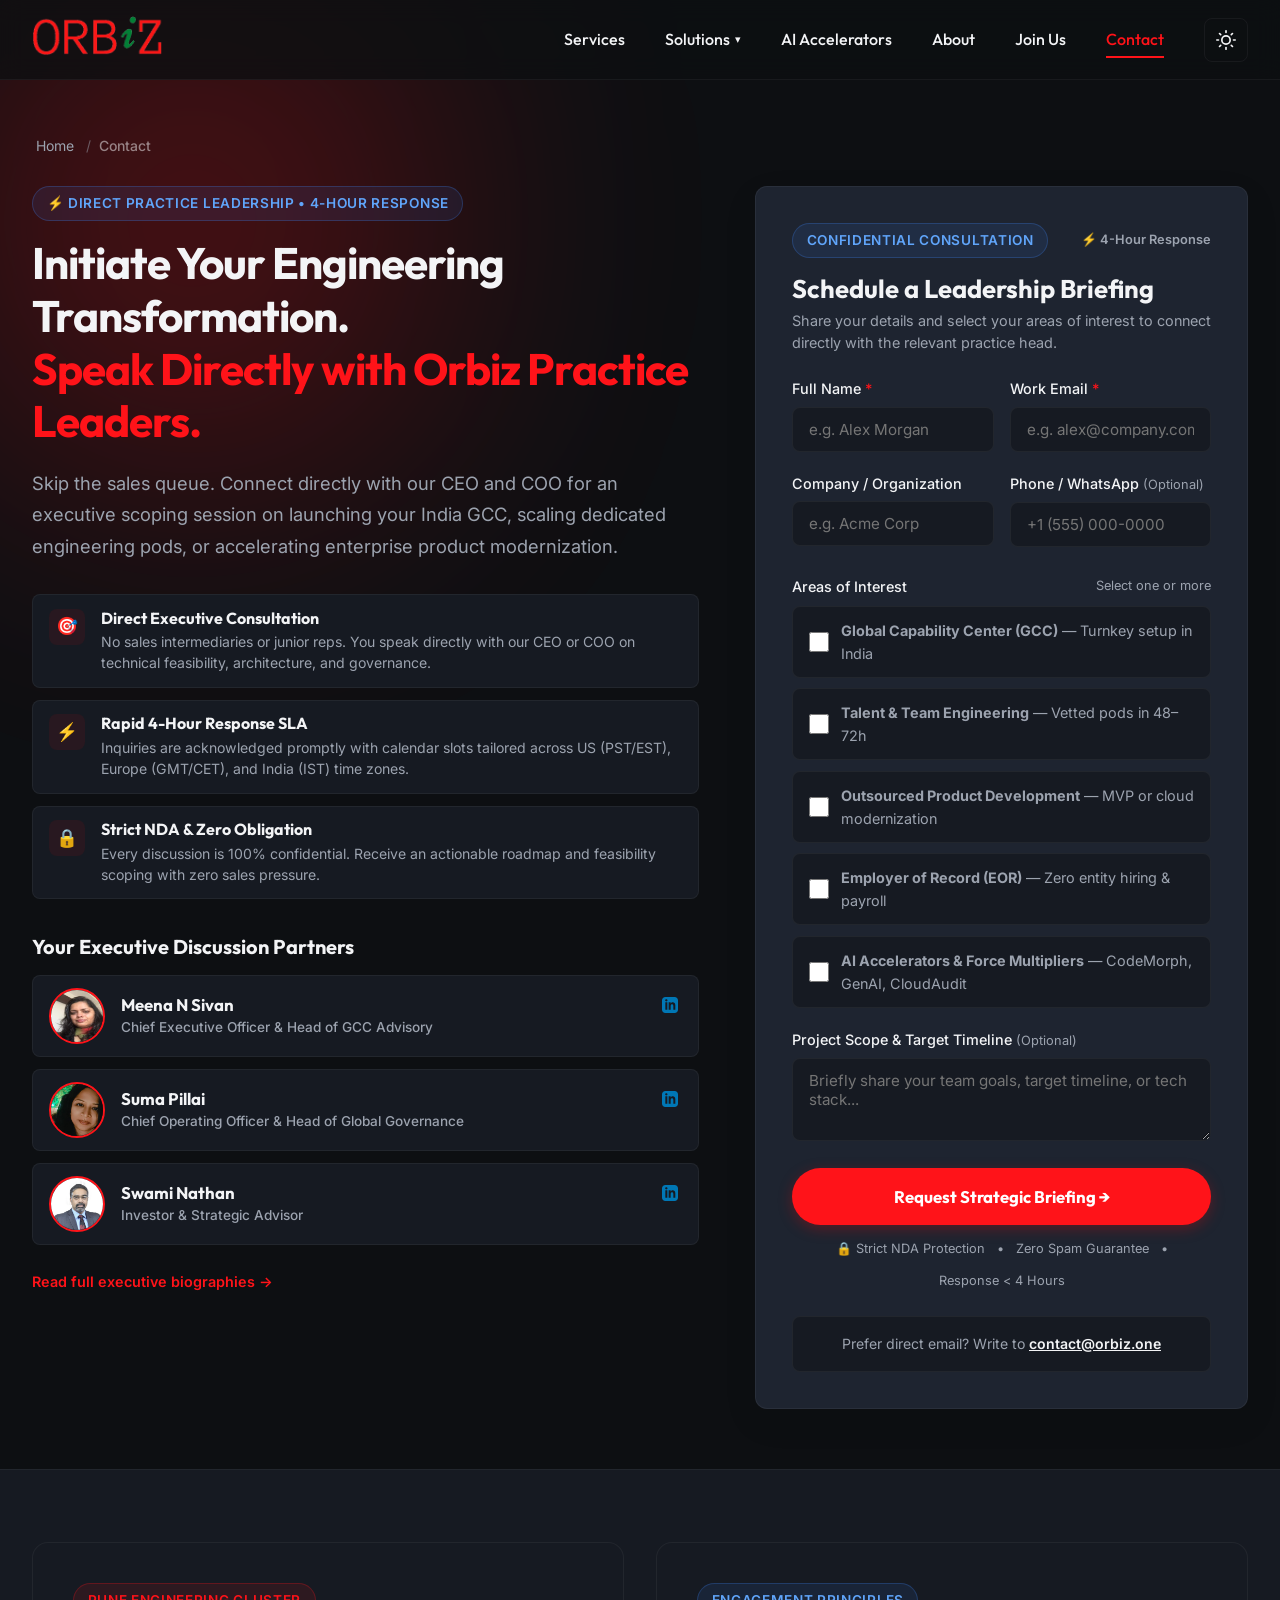
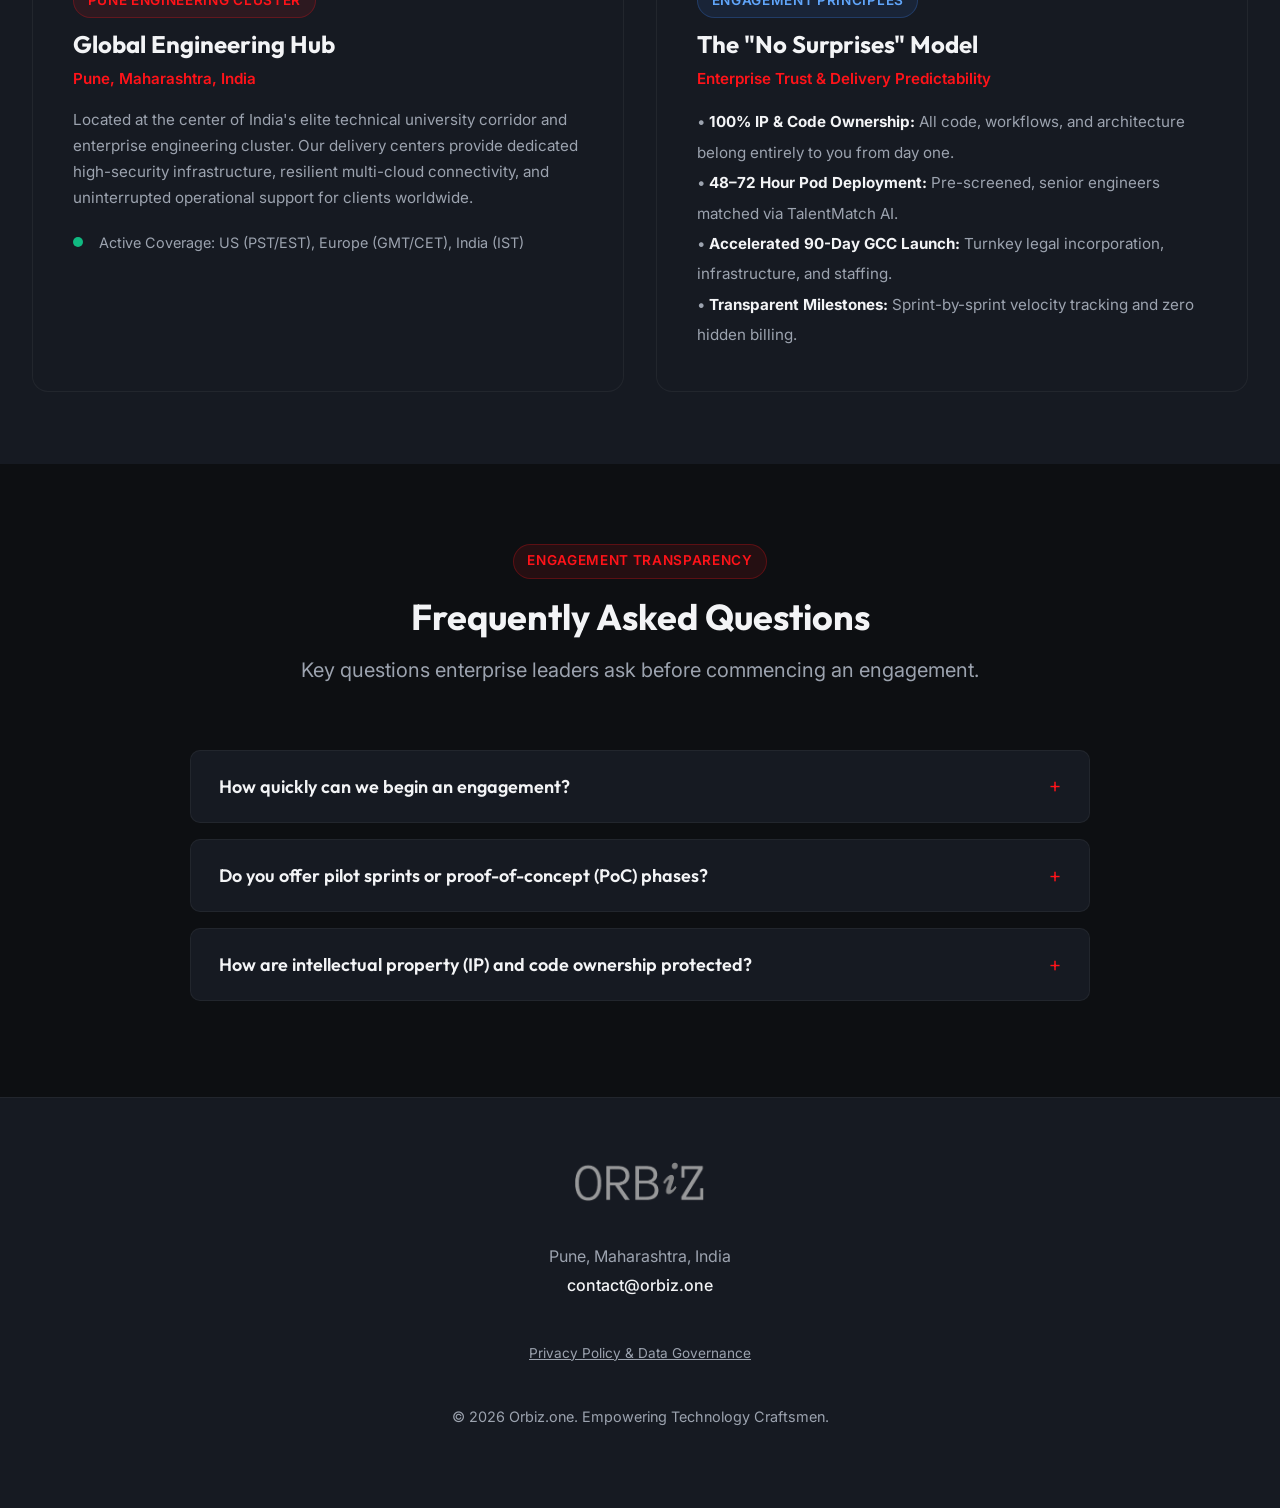
<file: contact.html>
<!DOCTYPE html>
<html lang="en">

<head>
  <meta charset="UTF-8" />
  <meta name="viewport" content="width=device-width, initial-scale=1.0" />

  <!-- Google tag (gtag.js) -->
  <script async src="https://www.googletagmanager.com/gtag/js?id=G-S7HCNGBMP2"></script>
  <script>
    window.dataLayer = window.dataLayer || [];
    function gtag(){dataLayer.push(arguments);}
    gtag('js', new Date());

    gtag('config', 'G-S7HCNGBMP2');
  </script>
  <title>Contact Orbiz.one | Schedule an Engineering Consultation</title>
  <meta name="description" content="Connect with Orbiz.one leadership. Schedule a consultation for GCC setup in India, talent pod engineering, product modernization, or enterprise AI accelerators." />
  <meta name="keywords" content="Contact Orbiz, GCC Consultation, Tech Staff Augmentation Pune, Software Development Inquiry, Hire Developers India" />
  <link rel="canonical" href="https://orbiz.one/contact.html" />

  <!-- Open Graph / Social -->
  <meta property="og:type" content="website" />
  <meta property="og:url" content="https://orbiz.one/contact.html" />
  <meta property="og:site_name" content="Orbiz.one" />
  <meta property="og:locale" content="en_US" />
  <meta property="og:title" content="Contact Orbiz.one | Schedule an Engineering Consultation" />
  <meta property="og:description" content="Connect with Orbiz.one leadership. Schedule a consultation for GCC setup, talent pods, or enterprise AI accelerators." />
  <meta property="og:image" content="https://orbiz.one/assets/images/orbiz-social-preview.png" />
  <meta property="og:image:width" content="1200" />
  <meta property="og:image:height" content="630" />
  <meta property="og:image:alt" content="Orbiz.one - Digital Engineering, Applied AI & GCC Enablement" />

  <!-- Twitter -->
  <meta name="twitter:card" content="summary_large_image" />
  <meta name="twitter:title" content="Contact Orbiz.one | Schedule an Engineering Consultation" />
  <meta name="twitter:description" content="Connect with Orbiz.one leadership to discuss GCC enablement, talent engineering pods, and custom product development." />
  <meta name="twitter:image" content="https://orbiz.one/assets/images/orbiz-social-preview.png" />
  <meta name="twitter:image:alt" content="Orbiz.one - Digital Engineering, Applied AI & GCC Enablement" />

  <!-- Fonts -->
  <link rel="preconnect" href="https://fonts.googleapis.com">
  <link rel="preconnect" href="https://fonts.gstatic.com" crossorigin>
  <link href="https://fonts.googleapis.com/css2?family=Inter:wght@300;400;500;600&family=Outfit:wght@400;500;700;800&display=swap" rel="stylesheet">

  <link rel="stylesheet" href="assets/styles.css">

  <!-- Schema.org JSON-LD -->
  <script type="application/ld+json">
  {
    "@context": "https://schema.org",
    "@graph": [
      {
        "@type": "BreadcrumbList",
        "itemListElement": [
          {
            "@type": "ListItem",
            "position": 1,
            "name": "Home",
            "item": "https://orbiz.one/"
          },
          {
            "@type": "ListItem",
            "position": 2,
            "name": "Contact",
            "item": "https://orbiz.one/contact.html"
          }
        ]
      },
      {
        "@type": "ContactPage",
        "name": "Contact Orbiz.one",
        "url": "https://orbiz.one/contact.html",
        "description": "Direct contact channel to Orbiz.one executive leadership for enterprise digital engineering and GCC consultation.",
        "mainEntity": {
          "@type": "Organization",
          "name": "Orbiz.one",
          "url": "https://orbiz.one",
          "logo": "https://orbiz.one/assets/images/orbiz-logo.png",
          "email": "contact@orbiz.one",
          "address": {
            "@type": "PostalAddress",
            "addressLocality": "Pune",
            "addressRegion": "Maharashtra",
            "addressCountry": "India"
          }
        }
      }
    ]
  }
  </script>
</head>

<body>
  <a href="#main" class="skip-link">Skip to main content</a>

  <header id="navbar">
    <div class="container nav-container">
      <a href="index.html" class="logo">
        <img src="assets/images/orbiz-logo.png" alt="Orbiz.one Logo" width="133" height="40" />
      </a>
      <nav class="nav-links" id="navLinks" role="navigation" aria-label="Main Navigation">
        <a href="services.html">Services</a>
        <div class="nav-item-dropdown">
          <a href="solutions.html" class="dropdown-toggle" role="button" aria-haspopup="true" aria-expanded="false">Solutions <span class="dropdown-arrow" aria-hidden="true">&#9662;</span></a>
          <div class="dropdown-menu">
            <a href="outsourced-product-development.html">Outsourced Product Development</a>
            <a href="talent-team-engineering.html">Talent & Team Engineering</a>
            <a href="gcc-setup-india.html">Global Capability Center (GCC)</a>
            <a href="eor-services-india.html">Employer of Record (EOR)</a>
          </div>
        </div>
        <a href="products.html">AI Accelerators</a>
        <a href="about.html">About</a>
        <a href="careers.html">Join Us</a>
        <a href="contact.html" class="active" aria-current="page">Contact</a>
        <button id="themeToggle" class="btn-icon" aria-label="Toggle Theme">
          <svg id="moonIcon" aria-hidden="true" xmlns="http://www.w3.org/2000/svg" width="20" height="20" viewBox="0 0 24 24" fill="none"
            stroke="currentColor" stroke-width="2" stroke-linecap="round" stroke-linejoin="round">
            <path d="M21 12.79A9 9 0 1 1 11.21 3 7 7 0 0 0 21 12.79z"></path>
          </svg>
          <svg id="sunIcon" aria-hidden="true" style="display:none;" xmlns="http://www.w3.org/2000/svg" width="20" height="20"
            viewBox="0 0 24 24" fill="none" stroke="currentColor" stroke-width="2" stroke-linecap="round"
            stroke-linejoin="round">
            <circle cx="12" cy="12" r="5"></circle>
            <line x1="12" y1="1" x2="12" y2="3"></line>
            <line x1="12" y1="21" x2="12" y2="23"></line>
            <line x1="4.22" y1="4.22" x2="5.64" y2="5.64"></line>
            <line x1="18.36" y1="18.36" x2="19.78" y2="19.78"></line>
            <line x1="1" y1="12" x2="3" y2="12"></line>
            <line x1="21" y1="12" x2="23" y2="12"></line>
            <line x1="4.22" y1="19.78" x2="5.64" y2="18.36"></line>
            <line x1="18.36" y1="5.64" x2="19.78" y2="4.22"></line>
          </svg>
        </button>
      </nav>
      <button type="button" class="nav-toggle" id="mobileMenuBtn" aria-label="Toggle navigation menu" aria-expanded="false" aria-controls="navLinks">
        <span aria-hidden="true">&#9776;</span>
      </button>
    </div>
  </header>

  <main id="main" tabindex="-1">
    <!-- HERO SECTION -->
    <!-- HIGH-CONVERSION SPLIT HERO SECTION -->
    <section id="hero" style="min-height: auto; padding-top: 130px; padding-bottom: 60px; text-align: left;">
      <div class="bg-gradient"></div>
      <div class="container">
        <div class="breadcrumb fade-up" style="margin-bottom: 1.5rem;">
          <a href="index.html">Home</a>
          <span>/</span>
          <span class="current">Contact</span>
        </div>

        <div class="contact-hero-grid fade-up">
          <!-- LEFT: VALUE PROPOSITION, TRUST COMMITMENTS & EXECUTIVE LEADERSHIP -->
          <div>
            <div class="badge-tag badge-blue" style="margin-bottom: 1rem;">
              ⚡ Direct Practice Leadership • 4-Hour Response
            </div>
            <h1 class="hero-title" style="font-size: 2.75rem; line-height: 1.2; margin-bottom: 1.25rem;">
              Initiate Your Engineering Transformation.<br>
              <span class="text-red">Speak Directly with Orbiz Practice Leaders.</span>
            </h1>
            <p class="hero-subtitle" style="font-size: 1.15rem; line-height: 1.7; margin-bottom: 2rem;">
              Skip the sales queue. Connect directly with our CEO and COO for an executive scoping session on launching your India GCC, scaling dedicated engineering pods, or accelerating enterprise product modernization.
            </p>

            <!-- 3 CONVERSION TRUST COMMITMENTS -->
            <div style="margin-bottom: 2.25rem;">
              <div class="trust-pillar">
                <div class="trust-icon" aria-hidden="true">🎯</div>
                <div>
                  <h2 style="font-size: 1rem; margin-bottom: 0.2rem; color: var(--text-main);">Direct Executive Consultation</h2>
                  <p style="font-size: 0.88rem; line-height: 1.5; color: var(--text-muted); margin-bottom: 0;">No sales intermediaries or junior reps. You speak directly with our CEO or COO on technical feasibility, architecture, and governance.</p>
                </div>
              </div>
              <div class="trust-pillar">
                <div class="trust-icon" aria-hidden="true">⚡</div>
                <div>
                  <h2 style="font-size: 1rem; margin-bottom: 0.2rem; color: var(--text-main);">Rapid 4-Hour Response SLA</h2>
                  <p style="font-size: 0.88rem; line-height: 1.5; color: var(--text-muted); margin-bottom: 0;">Inquiries are acknowledged promptly with calendar slots tailored across US (PST/EST), Europe (GMT/CET), and India (IST) time zones.</p>
                </div>
              </div>
              <div class="trust-pillar">
                <div class="trust-icon" aria-hidden="true">🔒</div>
                <div>
                  <h2 style="font-size: 1rem; margin-bottom: 0.2rem; color: var(--text-main);">Strict NDA &amp; Zero Obligation</h2>
                  <p style="font-size: 0.88rem; line-height: 1.5; color: var(--text-muted); margin-bottom: 0;">Every discussion is 100% confidential. Receive an actionable roadmap and feasibility scoping with zero sales pressure.</p>
                </div>
              </div>
            </div>

            <!-- EXECUTIVE PRACTICE LEADERSHIP (AUTHENTICITY & TRUST) -->
            <h2 class="brand-font" style="font-size: 1.25rem; margin-bottom: 1rem; color: var(--text-main);">
              Your Executive Discussion Partners
            </h2>
            <div style="display: flex; flex-direction: column; gap: 0.75rem; margin-bottom: 1.5rem;">
              <!-- MEENA -->
              <div class="leader-mini-card">
                <img src="assets/images/profile-meena.jpeg" alt="Meena N Sivan" width="56" height="56" loading="lazy" decoding="async"
                  style="width: 56px; height: 56px; border-radius: 50%; object-fit: cover; border: 2px solid var(--brand-red); flex-shrink: 0;">
                <div style="flex: 1;">
                  <div style="display: flex; align-items: center; justify-content: space-between;">
                    <h3 style="margin-bottom: 0; font-size: 1.05rem; font-weight: 700; color: var(--text-main);">Meena N Sivan</h3>
                    <a href="https://www.linkedin.com/in/meenasivan/" target="_blank" rel="noopener noreferrer"
                      style="color: #0077b5; display: inline-flex; align-items: center; justify-content: center; min-width: 24px; min-height: 24px;" aria-label="LinkedIn Profile of Meena N Sivan">
                      <svg aria-hidden="true" xmlns="http://www.w3.org/2000/svg" width="16" height="16" viewBox="0 0 24 24" fill="currentColor">
                        <path d="M19 0h-14c-2.761 0-5 2.239-5 5v14c0 2.761 2.239 5 5 5h14c2.762 0 5-2.239 5-5v-14c0-2.761-2.238-5-5-5zm-11 19h-3v-11h3v11zm-1.5-12.268c-.966 0-1.75-.79-1.75-1.764s.784-1.764 1.75-1.764 1.75.79 1.75 1.764-.783 1.764-1.75 1.764zm13.5 12.268h-3v-5.604c0-3.368-4-3.113-4 0v5.604h-3v-11h3v1.765c1.396-2.586 7-2.777 7 2.476v6.759z" />
                      </svg>
                    </a>
                  </div>
                  <p style="margin-bottom: 0; font-size: 0.85rem; color: var(--text-muted); font-weight: 500;">
                    Chief Executive Officer &amp; Head of GCC Advisory
                  </p>
                </div>
              </div>

              <!-- SUMA -->
              <div class="leader-mini-card">
                <img src="assets/images/profile-suma.jpeg" alt="Suma Pillai" width="56" height="56" loading="lazy" decoding="async"
                  style="width: 56px; height: 56px; border-radius: 50%; object-fit: cover; border: 2px solid var(--brand-red); flex-shrink: 0;">
                <div style="flex: 1;">
                  <div style="display: flex; align-items: center; justify-content: space-between;">
                    <h3 style="margin-bottom: 0; font-size: 1.05rem; font-weight: 700; color: var(--text-main);">Suma Pillai</h3>
                    <a href="https://www.linkedin.com/in/suma-pillai/" target="_blank" rel="noopener noreferrer"
                      style="color: #0077b5; display: inline-flex; align-items: center; justify-content: center; min-width: 24px; min-height: 24px;" aria-label="LinkedIn Profile of Suma Pillai">
                      <svg aria-hidden="true" xmlns="http://www.w3.org/2000/svg" width="16" height="16" viewBox="0 0 24 24" fill="currentColor">
                        <path d="M19 0h-14c-2.761 0-5 2.239-5 5v14c0 2.761 2.239 5 5 5h14c2.762 0 5-2.239 5-5v-14c0-2.761-2.238-5-5-5zm-11 19h-3v-11h3v11zm-1.5-12.268c-.966 0-1.75-.79-1.75-1.764s.784-1.764 1.75-1.764 1.75.79 1.75 1.764-.783 1.764-1.75 1.764zm13.5 12.268h-3v-5.604c0-3.368-4-3.113-4 0v5.604h-3v-11h3v1.765c1.396-2.586 7-2.777 7 2.476v6.759z" />
                      </svg>
                    </a>
                  </div>
                  <p style="margin-bottom: 0; font-size: 0.85rem; color: var(--text-muted); font-weight: 500;">
                    Chief Operating Officer &amp; Head of Global Governance
                  </p>
                </div>
              </div>

              <!-- SWAMI -->
              <div class="leader-mini-card">
                <img src="assets/images/profile-swami.jpeg" alt="Swami Nathan" width="56" height="56" loading="lazy" decoding="async"
                  style="width: 56px; height: 56px; border-radius: 50%; object-fit: cover; border: 2px solid var(--brand-red); flex-shrink: 0;">
                <div style="flex: 1;">
                  <div style="display: flex; align-items: center; justify-content: space-between;">
                    <h3 style="margin-bottom: 0; font-size: 1.05rem; font-weight: 700; color: var(--text-main);">Swami Nathan</h3>
                    <a href="https://www.linkedin.com/in/2swami/" target="_blank" rel="noopener noreferrer"
                      style="color: #0077b5; display: inline-flex; align-items: center; justify-content: center; min-width: 24px; min-height: 24px;" aria-label="LinkedIn Profile of Swami Nathan">
                      <svg aria-hidden="true" xmlns="http://www.w3.org/2000/svg" width="16" height="16" viewBox="0 0 24 24" fill="currentColor">
                        <path d="M19 0h-14c-2.761 0-5 2.239-5 5v14c0 2.761 2.239 5 5 5h14c2.762 0 5-2.239 5-5v-14c0-2.761-2.238-5-5-5zm-11 19h-3v-11h3v11zm-1.5-12.268c-.966 0-1.75-.79-1.75-1.764s.784-1.764 1.75-1.764 1.75.79 1.75 1.764-.783 1.764-1.75 1.764zm13.5 12.268h-3v-5.604c0-3.368-4-3.113-4 0v5.604h-3v-11h3v1.765c1.396-2.586 7-2.777 7 2.476v6.759z" />
                      </svg>
                    </a>
                  </div>
                  <p style="margin-bottom: 0; font-size: 0.85rem; color: var(--text-muted); font-weight: 500;">
                    Investor &amp; Strategic Advisor
                  </p>
                </div>
              </div>
            </div>
            <div>
              <a href="about.html" style="font-size: 0.9rem; font-weight: 600; color: var(--brand-red);">
                Read full executive biographies &rarr;
              </a>
            </div>
          </div>

          <!-- RIGHT: CONVERSION-OPTIMIZED FORM CARD (ABOVE THE FOLD) -->
          <div>
            <div class="form-card">
              <div style="display: flex; justify-content: space-between; align-items: center; margin-bottom: 1rem;">
                <div class="badge-tag badge-blue" style="margin-bottom: 0;">Confidential Consultation</div>
                <span style="font-size: 0.8rem; color: var(--text-muted); font-weight: 600;">⚡ 4-Hour Response</span>
              </div>
              <h2 style="font-size: 1.6rem; margin-bottom: 0.35rem; color: var(--text-main);">Schedule a Leadership Briefing</h2>
              <p style="font-size: 0.9rem; line-height: 1.5; color: var(--text-muted); margin-bottom: 1.5rem;">
                Share your details and select your areas of interest to connect directly with the relevant practice head.
              </p>

              <form id="contactForm" novalidate>
                <div class="form-grid-2">
                  <div class="form-group">
                    <label for="contactName" class="form-label">Full Name <span style="color: var(--brand-red);">*</span></label>
                    <input type="text" id="contactName" name="name" required placeholder="e.g. Alex Morgan" class="form-input" autocomplete="name" />
                  </div>
                  <div class="form-group">
                    <label for="contactEmail" class="form-label">Work Email <span style="color: var(--brand-red);">*</span></label>
                    <input type="email" id="contactEmail" name="email" required placeholder="e.g. alex@company.com" class="form-input" autocomplete="email" />
                  </div>
                </div>

                <div class="form-grid-2">
                  <div class="form-group">
                    <label for="contactCompany" class="form-label">Company / Organization</label>
                    <input type="text" id="contactCompany" name="company" placeholder="e.g. Acme Corp" class="form-input" autocomplete="organization" />
                  </div>
                  <div class="form-group">
                    <label for="contactPhone" class="form-label">Phone / WhatsApp <span style="font-size: 0.8rem; color: var(--text-muted); font-weight: normal;">(Optional)</span></label>
                    <input type="tel" id="contactPhone" name="phone" placeholder="+1 (555) 000-0000" class="form-input" autocomplete="tel" />
                  </div>
                </div>

                <!-- MULTI-CHECKBOX: AREAS OF INTEREST -->
                <div class="form-group" style="margin-top: 0.5rem;">
                  <label class="form-label" style="margin-bottom: 0.35rem; display: flex; justify-content: space-between; align-items: center;">
                    <span>Areas of Interest</span>
                    <span style="font-weight: normal; color: var(--text-muted); font-size: 0.8rem;">Select one or more</span>
                  </label>
                  <div class="checkbox-grid">
                    <label class="checkbox-card">
                      <input type="checkbox" name="interests" value="Global Capability Center (GCC) Setup in India" />
                      <span><strong>Global Capability Center (GCC)</strong> &mdash; Turnkey setup in India</span>
                    </label>
                    <label class="checkbox-card">
                      <input type="checkbox" name="interests" value="Talent & Team Engineering (Dedicated Pods)" />
                      <span><strong>Talent &amp; Team Engineering</strong> &mdash; Vetted pods in 48–72h</span>
                    </label>
                    <label class="checkbox-card">
                      <input type="checkbox" name="interests" value="Outsourced Product Development (MVP / Modernization)" />
                      <span><strong>Outsourced Product Development</strong> &mdash; MVP or cloud modernization</span>
                    </label>
                    <label class="checkbox-card">
                      <input type="checkbox" name="interests" value="Employer of Record (EOR) Services" />
                      <span><strong>Employer of Record (EOR)</strong> &mdash; Zero entity hiring &amp; payroll</span>
                    </label>
                    <label class="checkbox-card">
                      <input type="checkbox" name="interests" value="Proprietary AI Accelerators (CodeMorph, GenAI Blueprint, CloudAudit AI)" />
                      <span><strong>AI Accelerators &amp; Force Multipliers</strong> &mdash; CodeMorph, GenAI, CloudAudit</span>
                    </label>
                  </div>
                </div>

                <div class="form-group">
                  <label for="contactMessage" class="form-label">
                    Project Scope &amp; Target Timeline <span style="font-size: 0.8rem; color: var(--text-muted); font-weight: normal;">(Optional)</span>
                  </label>
                  <textarea id="contactMessage" name="message" rows="3" placeholder="Briefly share your team goals, target timeline, or tech stack..." class="form-input"></textarea>
                </div>

                <div id="formStatus" style="display: none; margin-bottom: 1.25rem;"></div>

                <button type="submit" class="btn btn-primary" id="submitContactBtn" style="width: 100%; justify-content: center; font-size: 1.05rem; padding: 1rem 1.75rem; cursor: pointer; font-weight: 700; box-shadow: 0 4px 14px rgba(197, 13, 18, 0.35);">
                  Request Strategic Briefing &rarr;
                </button>

                <div style="margin-top: 0.85rem; text-align: center; font-size: 0.8rem; color: var(--text-muted); display: flex; align-items: center; justify-content: center; gap: 0.75rem; flex-wrap: wrap;">
                  <span>🔒 Strict NDA Protection</span>
                  <span>&bull;</span>
                  <span>Zero Spam Guarantee</span>
                  <span>&bull;</span>
                  <span>Response &lt; 4 Hours</span>
                </div>
              </form>

              <div style="background: var(--surface-color-1); padding: 1rem 1.25rem; border-radius: 8px; border: 1px solid var(--border-color); margin-top: 1.5rem; text-align: center;">
                <p style="font-size: 0.88rem; margin-bottom: 0; color: var(--text-muted);">
                  Prefer direct email? Write to 
                  <a href="mailto:contact@orbiz.one" style="color: var(--text-main); font-weight: 600; text-decoration: underline;">contact@orbiz.one</a>
                </p>
              </div>
            </div>
          </div>
        </div>
      </div>
    </section>

    <!-- GLOBAL ENGINEERING HUB & GOVERNANCE -->
    <section style="background-color: var(--surface-color-1); padding: 4.5rem 0; border-top: 1px solid var(--border-color);">
      <div class="container">
        <div style="display: grid; grid-template-columns: repeat(auto-fit, minmax(320px, 1fr)); gap: 2rem;" class="fade-up">
          <div class="pillar-card" style="padding: 2.5rem;">
            <div class="badge-tag" style="margin-bottom: 0.75rem;">Pune Engineering Cluster</div>
            <h2 style="font-size: 1.5rem; margin-bottom: 0.5rem; color: var(--text-main);">Global Engineering Hub</h2>
            <p style="color: var(--brand-red); font-weight: 600; font-size: 0.95rem; margin-bottom: 1rem;">Pune, Maharashtra, India</p>
            <p style="font-size: 0.95rem; line-height: 1.7; color: var(--text-muted); margin-bottom: 1.25rem;">
              Located at the center of India's elite technical university corridor and enterprise engineering cluster. Our delivery centers provide dedicated high-security infrastructure, resilient multi-cloud connectivity, and uninterrupted operational support for clients worldwide.
            </p>
            <div style="display: flex; gap: 1rem; align-items: center; font-size: 0.9rem; color: var(--text-muted);">
              <span style="display: inline-block; width: 10px; height: 10px; border-radius: 50%; background: #10b981;"></span>
              <span>Active Coverage: US (PST/EST), Europe (GMT/CET), India (IST)</span>
            </div>
          </div>

          <div class="pillar-card" style="padding: 2.5rem;">
            <div class="badge-tag badge-blue" style="margin-bottom: 0.75rem;">Engagement Principles</div>
            <h2 style="font-size: 1.5rem; margin-bottom: 0.5rem; color: var(--text-main);">The "No Surprises" Model</h2>
            <p style="color: var(--brand-red); font-weight: 600; font-size: 0.95rem; margin-bottom: 1rem;">Enterprise Trust &amp; Delivery Predictability</p>
            <ul style="list-style: none; padding-left: 0; font-size: 0.95rem; line-height: 2; color: var(--text-muted);">
              <li>&bull; <strong style="color: var(--text-main);">100% IP &amp; Code Ownership:</strong> All code, workflows, and architecture belong entirely to you from day one.</li>
              <li>&bull; <strong style="color: var(--text-main);">48–72 Hour Pod Deployment:</strong> Pre-screened, senior engineers matched via TalentMatch AI.</li>
              <li>&bull; <strong style="color: var(--text-main);">Accelerated 90-Day GCC Launch:</strong> Turnkey legal incorporation, infrastructure, and staffing.</li>
              <li>&bull; <strong style="color: var(--text-main);">Transparent Milestones:</strong> Sprint-by-sprint velocity tracking and zero hidden billing.</li>
            </ul>
          </div>
        </div>
      </div>
    </section>

    <!-- FAQ ACCORDION -->
    <section style="padding: 5rem 0;">
      <div class="container">
        <div class="fade-up" style="text-align: center; max-width: 760px; margin: 0 auto 3rem;">
          <div class="badge-tag">Engagement Transparency</div>
          <h2 class="section-title">Frequently Asked Questions</h2>
          <p class="section-subtitle">Key questions enterprise leaders ask before commencing an engagement.</p>
        </div>

        <div class="faq-container fade-up">
          <div class="faq-item">
            <button type="button" class="faq-question" id="faq-q-contact-1" aria-expanded="false" aria-controls="faq-a-contact-1">
              <span>How quickly can we begin an engagement?</span>
              <span class="faq-icon" aria-hidden="true">+</span>
            </button>
            <div class="faq-answer" id="faq-a-contact-1" role="region" aria-labelledby="faq-q-contact-1">
              <p>For dedicated engineering pods and talent augmentation, pre-screened candidate profiles are typically delivered in 48–72 hours with onboarding commencing within 5 business days. Full turnkey GCC establishments follow an accelerated 90-day roadmap from incorporation to operational handover.</p>
            </div>
          </div>

          <div class="faq-item">
            <button type="button" class="faq-question" id="faq-q-contact-2" aria-expanded="false" aria-controls="faq-a-contact-2">
              <span>Do you offer pilot sprints or proof-of-concept (PoC) phases?</span>
              <span class="faq-icon" aria-hidden="true">+</span>
            </button>
            <div class="faq-answer" id="faq-a-contact-2" role="region" aria-labelledby="faq-q-contact-2">
              <p>Yes. True to our "No Surprises" philosophy, we often initiate complex product builds or AI accelerator deployments with a structured 2–4 week pilot sprint. This validates architectural decisions, verifies velocity, and aligns delivery expectations before full-scale deployment.</p>
            </div>
          </div>

          <div class="faq-item">
            <button type="button" class="faq-question" id="faq-q-contact-3" aria-expanded="false" aria-controls="faq-a-contact-3">
              <span>How are intellectual property (IP) and code ownership protected?</span>
              <span class="faq-icon" aria-hidden="true">+</span>
            </button>
            <div class="faq-answer" id="faq-a-contact-3" role="region" aria-labelledby="faq-q-contact-3">
              <p>All intellectual property, proprietary source code, algorithms, and documentation created during our engagement belong 100% and exclusively to the client upon creation. Standard IP assignment agreements, strict enterprise NDAs, and automated CloudAudit AI monitoring guarantee complete legal and operational protection.</p>
            </div>
          </div>
        </div>
      </div>
    </section>

  </main>

  <footer>
    <div class="container footer-content">
      <a href="index.html" class="footer-logo">
        <img src="assets/images/orbiz-logo.png" alt="Orbiz.one Logo" width="133" height="40" loading="lazy" decoding="async" />
      </a>
      <div style="text-align: center; color: var(--text-muted); line-height: 1.8;">
        Pune, Maharashtra, India<br>
        <a href="mailto:contact@orbiz.one" style="color: var(--text-main); font-weight: 500; transition: color 0.3s;"
          onmouseover="this.style.color='var(--brand-red)'"
          onmouseout="this.style.color='var(--text-main)'">contact@orbiz.one</a>
      </div>
      <div style="text-align: center; margin: 0.5rem 0;">
        <a href="privacy.html" style="color: var(--text-muted); font-size: 0.85rem; text-decoration: underline;">Privacy Policy &amp; Data Governance</a>
      </div>
      <p class="footer-bottom" style="margin-top: 0;">&copy; 2026 Orbiz.one. Empowering Technology Craftsmen.</p>
    </div>
  </footer>

  <script src="assets/script.js"></script>
</body>

</html>
</file>
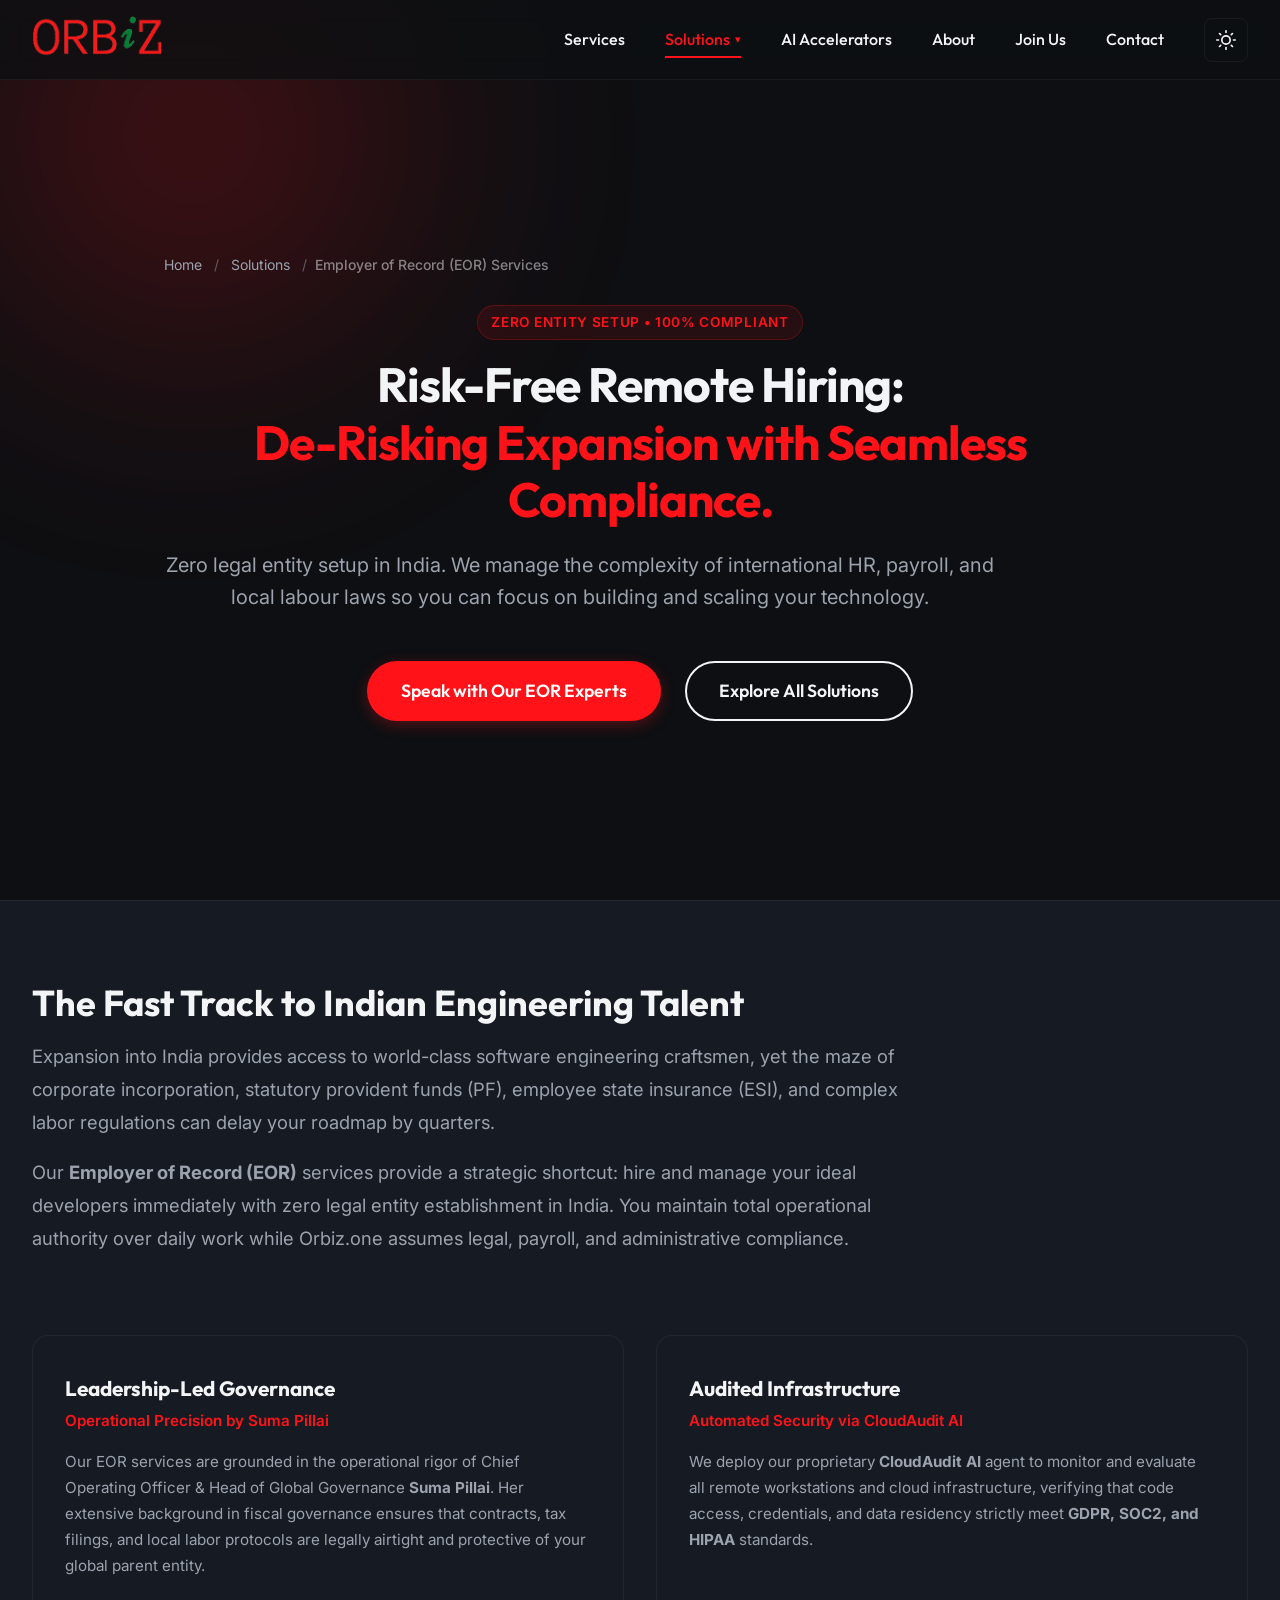
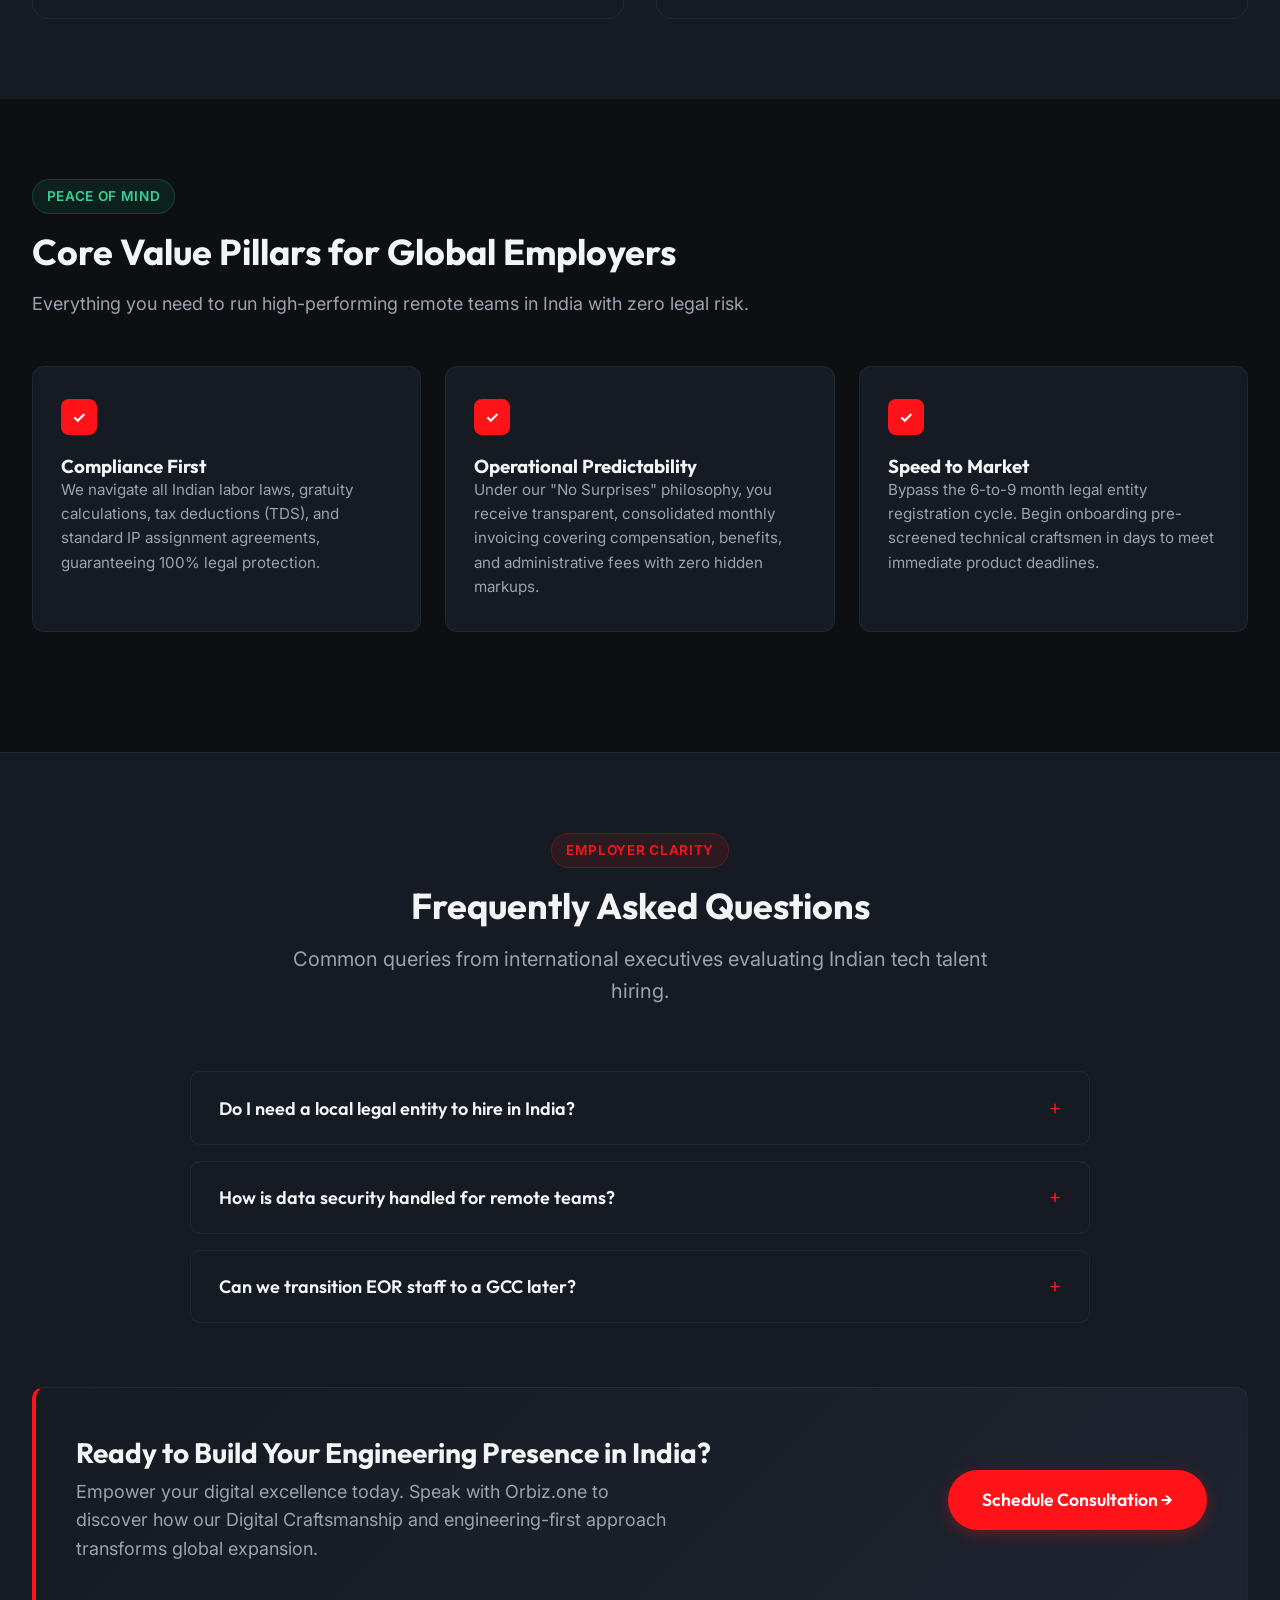
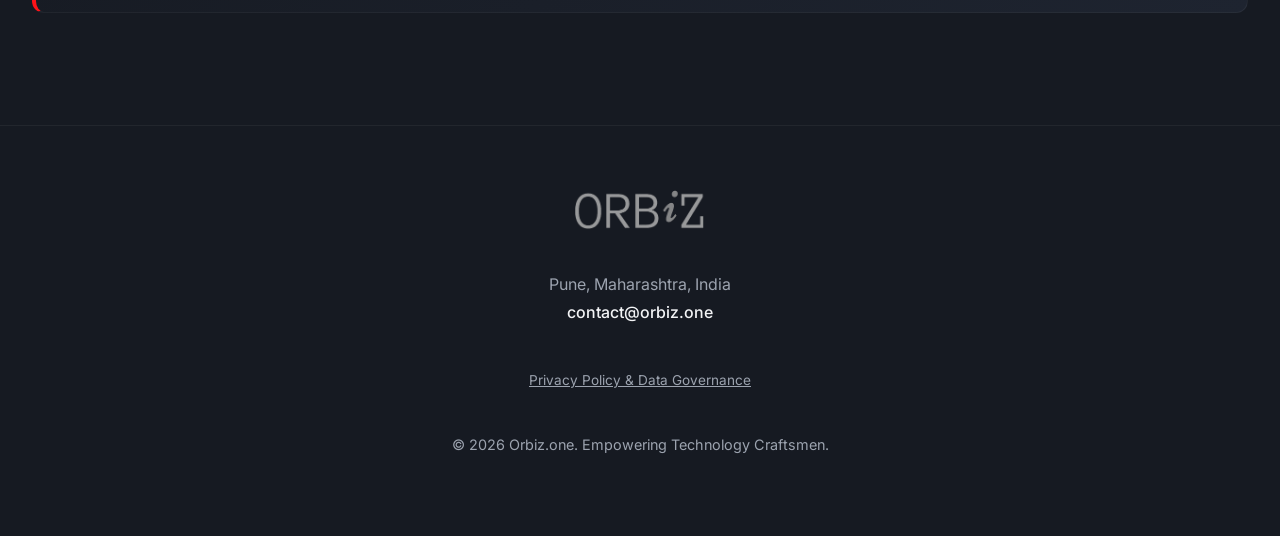
<file: eor-services-india.html>
<!DOCTYPE html>
<html lang="en">

<head>
  <meta charset="UTF-8" />
  <meta name="viewport" content="width=device-width, initial-scale=1.0" />

  <!-- Google tag (gtag.js) -->
  <script async src="https://www.googletagmanager.com/gtag/js?id=G-S7HCNGBMP2"></script>
  <script>
    window.dataLayer = window.dataLayer || [];
    function gtag(){dataLayer.push(arguments);}
    gtag('js', new Date());

    gtag('config', 'G-S7HCNGBMP2');
  </script>
  <title>Risk-Free Employer of Record (EOR) India | Orbiz.one</title>
  <meta name="description" content="Hire in India without a legal entity. Orbiz.one manages HR, payroll, and compliance, backed by deep operational leadership. Speak with our EOR experts today." />
  <meta name="keywords" content="Employer of Record Services, Remote Hiring India, Risk-free Hiring, HR Compliance, International Payroll India, EOR Pune" />
  <link rel="canonical" href="https://orbiz.one/eor-services-india.html" />

  <!-- Open Graph / Social -->
  <meta property="og:type" content="website" />
  <meta property="og:url" content="https://orbiz.one/eor-services-india.html" />
  <meta property="og:title" content="Risk-Free Employer of Record (EOR) India | Orbiz.one" />
  <meta property="og:description" content="Hire in India without a legal entity. Orbiz.one manages HR, payroll, and compliance, backed by deep operational leadership." />
  <meta property="og:site_name" content="Orbiz.one" />
  <meta property="og:locale" content="en_US" />
  <meta property="og:image" content="https://orbiz.one/assets/images/orbiz-social-preview.png" />
  <meta property="og:image:width" content="1200" />
  <meta property="og:image:height" content="630" />
  <meta property="og:image:alt" content="Orbiz.one - Digital Engineering, Applied AI &amp; GCC Enablement" />

  <!-- Twitter -->
  <meta name="twitter:card" content="summary_large_image" />
  <meta name="twitter:title" content="Risk-Free Employer of Record (EOR) India | Orbiz.one" />
  <meta name="twitter:description" content="Hire in India without a legal entity. We manage international HR, payroll, and compliance so you can focus on growth." />
  <meta name="twitter:image" content="https://orbiz.one/assets/images/orbiz-social-preview.png" />
  <meta name="twitter:image:alt" content="Orbiz.one - Digital Engineering, Applied AI &amp; GCC Enablement" />

  <!-- Fonts -->
  <link rel="preconnect" href="https://fonts.googleapis.com">
  <link rel="preconnect" href="https://fonts.gstatic.com" crossorigin>
  <link href="https://fonts.googleapis.com/css2?family=Inter:wght@300;400;500;600&family=Outfit:wght@400;500;700;800&display=swap" rel="stylesheet">

  <link rel="stylesheet" href="assets/styles.css">

  <!-- Schema.org JSON-LD -->
  <script type="application/ld+json">
  {
    "@context": "https://schema.org",
    "@graph": [
      {
        "@type": "BreadcrumbList",
        "itemListElement": [
          {
            "@type": "ListItem",
            "position": 1,
            "name": "Home",
            "item": "https://orbiz.one/"
          },
          {
            "@type": "ListItem",
            "position": 2,
            "name": "Solutions",
            "item": "https://orbiz.one/solutions.html"
          },
          {
            "@type": "ListItem",
            "position": 3,
            "name": "Employer of Record (EOR) Services",
            "item": "https://orbiz.one/eor-services-india.html"
          }
        ]
      },
      {
        "@type": "Service",
        "name": "Employer of Record (EOR) Services India",
        "serviceType": "International HR, Payroll & Statutory Compliance",
        "provider": {
          "@type": "Organization",
          "name": "Orbiz.one",
          "url": "https://orbiz.one",
          "logo": "https://orbiz.one/assets/images/orbiz-logo.png"
        },
        "description": "Risk-free Employer of Record services in India enabling global companies to hire top software talent with zero local entity setup, complete labor compliance, and seamless international payroll.",
        "areaServed": "Global"
      },
      {
        "@type": "FAQPage",
        "mainEntity": [
          {
            "@type": "Question",
            "name": "Do I need a local legal entity to hire in India?",
            "acceptedAnswer": {
              "@type": "Answer",
              "text": "No. Orbiz.one acts as the registered legal Employer of Record in India. You direct your team's day-to-day work and priorities, while we manage all statutory employment, benefits, tax withholding, and local compliance."
            }
          },
          {
            "@type": "Question",
            "name": "How is data security handled for remote teams?",
            "acceptedAnswer": {
              "@type": "Answer",
              "text": "We deploy CloudAudit AI alongside enterprise cybersecurity frameworks to conduct continuous real-time audits, ensuring that hardware, networks, and remote operations strictly comply with global benchmarks like GDPR, SOC2, and HIPAA."
            }
          },
          {
            "@type": "Question",
            "name": "Can we transition EOR staff to a full GCC later?",
            "acceptedAnswer": {
              "@type": "Answer",
              "text": "Yes, absolutely. Our integrated model is built for evolution. Once your headcount reaches critical mass (typically 20+ engineers), we seamlessly transition your EOR talent and assets into a dedicated Global Capability Centre under your own entity with zero disruption."
            }
          }
        ]
      }
    ]
  }
  </script>
</head>

<body>
  <a href="#main" class="skip-link">Skip to main content</a>

  <header id="navbar">
    <div class="container nav-container">
      <a href="index.html" class="logo">
        <img src="assets/images/orbiz-logo.png" alt="Orbiz.one Logo" width="133" height="40" />
      </a>
      <nav class="nav-links" id="navLinks" role="navigation" aria-label="Main Navigation">
        <a href="services.html">Services</a>
        <div class="nav-item-dropdown">
          <a href="solutions.html" class="dropdown-toggle active" aria-current="page" role="button" aria-haspopup="true" aria-expanded="false">Solutions <span class="dropdown-arrow" aria-hidden="true">&#9662;</span></a>
          <div class="dropdown-menu">
            <a href="outsourced-product-development.html">Outsourced Product Development</a>
            <a href="talent-team-engineering.html">Talent & Team Engineering</a>
            <a href="gcc-setup-india.html">Global Capability Center (GCC)</a>
            <a href="eor-services-india.html">Employer of Record (EOR)</a>
          </div>
        </div>
        <a href="products.html">AI Accelerators</a>
        <a href="about.html">About</a>
        <a href="careers.html">Join Us</a>
        <a href="contact.html">Contact</a>
        <button id="themeToggle" class="btn-icon" aria-label="Toggle Theme">
          <svg id="moonIcon" aria-hidden="true" xmlns="http://www.w3.org/2000/svg" width="20" height="20" viewBox="0 0 24 24" fill="none"
            stroke="currentColor" stroke-width="2" stroke-linecap="round" stroke-linejoin="round">
            <path d="M21 12.79A9 9 0 1 1 11.21 3 7 7 0 0 0 21 12.79z"></path>
          </svg>
          <svg id="sunIcon" aria-hidden="true" style="display:none;" xmlns="http://www.w3.org/2000/svg" width="20" height="20"
            viewBox="0 0 24 24" fill="none" stroke="currentColor" stroke-width="2" stroke-linecap="round"
            stroke-linejoin="round">
            <circle cx="12" cy="12" r="5"></circle>
            <line x1="12" y1="1" x2="12" y2="3"></line>
            <line x1="12" y1="21" x2="12" y2="23"></line>
            <line x1="4.22" y1="4.22" x2="5.64" y2="5.64"></line>
            <line x1="18.36" y1="18.36" x2="19.78" y2="19.78"></line>
            <line x1="1" y1="12" x2="3" y2="12"></line>
            <line x1="21" y1="12" x2="23" y2="12"></line>
            <line x1="4.22" y1="19.78" x2="5.64" y2="18.36"></line>
            <line x1="18.36" y1="5.64" x2="19.78" y2="4.22"></line>
          </svg>
        </button>
      </nav>
      <button type="button" class="nav-toggle" id="mobileMenuBtn" aria-label="Toggle navigation menu" aria-expanded="false" aria-controls="navLinks">
        <span aria-hidden="true">&#9776;</span>
      </button>
    </div>
  </header>

  <main id="main" tabindex="-1">
    <!-- HERO SECTION -->
    <section id="hero" style="padding-top: 130px; padding-bottom: 60px;">
      <div class="bg-gradient"></div>
      <div class="container">
        <div class="breadcrumb fade-up">
          <a href="index.html">Home</a>
          <span>/</span>
          <a href="solutions.html">Solutions</a>
          <span>/</span>
          <span class="current">Employer of Record (EOR) Services</span>
        </div>

        <div class="hero-content fade-up" style="max-width: 960px;">
          <div class="badge-tag">Zero Entity Setup &bull; 100% Compliant</div>
          <h1 class="hero-title" style="font-size: 3rem; margin-bottom: 1.25rem;">
            Risk-Free Remote Hiring:<br>
            <span class="text-red">De-Risking Expansion with Seamless Compliance.</span>
          </h1>
          <p class="hero-subtitle" style="font-size: 1.25rem; max-width: 840px;">
            Zero legal entity setup in India. We manage the complexity of international HR, payroll, and local labour laws so you can focus on building and scaling your technology.
          </p>
          <div class="hero-actions" style="margin-top: 2rem;">
            <a href="mailto:contact@orbiz.one?subject=EOR%20Inquiry" class="btn btn-primary" aria-label="Speak with our EOR experts via email">Speak with Our EOR Experts</a>
            <a href="solutions.html" class="btn btn-outline">Explore All Solutions</a>
          </div>
        </div>
      </div>
    </section>

    <!-- STRATEGIC CONTEXT -->
    <section style="background-color: var(--surface-color-1); padding: 5rem 0; border-top: 1px solid var(--border-color);">
      <div class="container">
        <div style="max-width: 880px; margin-bottom: 3.5rem;" class="fade-up">
          <h2 class="section-title" style="text-align: left; font-size: 2.25rem;">The Fast Track to Indian Engineering Talent</h2>
          <p style="font-size: 1.15rem; line-height: 1.8;">
            Expansion into India provides access to world-class software engineering craftsmen, yet the maze of corporate incorporation, statutory provident funds (PF), employee state insurance (ESI), and complex labor regulations can delay your roadmap by quarters.
          </p>
          <p style="font-size: 1.15rem; line-height: 1.8;">
            Our <strong>Employer of Record (EOR)</strong> services provide a strategic shortcut: hire and manage your ideal developers immediately with zero legal entity establishment in India. You maintain total operational authority over daily work while Orbiz.one assumes legal, payroll, and administrative compliance.
          </p>
        </div>

        <!-- LEADERSHIP & CLOUDAUDIT -->
        <div class="pillars-grid fade-up" style="grid-template-columns: repeat(auto-fit, minmax(320px, 1fr));">
          <div class="pillar-card">
            <h3 style="font-size: 1.3rem; margin-bottom: 0.5rem; color: var(--text-main);">Leadership-Led Governance</h3>
            <p style="color: var(--brand-red); font-weight: 600; font-size: 0.95rem; margin-bottom: 1rem;">Operational Precision by Suma Pillai</p>
            <p style="font-size: 0.95rem; line-height: 1.7; margin-bottom: 0;">
              Our EOR services are grounded in the operational rigor of Chief Operating Officer &amp; Head of Global Governance <strong>Suma Pillai</strong>. Her extensive background in fiscal governance ensures that contracts, tax filings, and local labor protocols are legally airtight and protective of your global parent entity.
            </p>
          </div>

          <div class="pillar-card">
            <h3 style="font-size: 1.3rem; margin-bottom: 0.5rem; color: var(--text-main);">Audited Infrastructure</h3>
            <p style="color: var(--brand-red); font-weight: 600; font-size: 0.95rem; margin-bottom: 1rem;">Automated Security via CloudAudit AI</p>
            <p style="font-size: 0.95rem; line-height: 1.7; margin-bottom: 0;">
              We deploy our proprietary <strong>CloudAudit AI</strong> agent to monitor and evaluate all remote workstations and cloud infrastructure, verifying that code access, credentials, and data residency strictly meet <strong>GDPR, SOC2, and HIPAA</strong> standards.
            </p>
          </div>
        </div>
      </div>
    </section>

    <!-- CORE VALUE PILLARS -->
    <section style="padding: 5rem 0;">
      <div class="container">
        <div class="fade-up" style="max-width: 880px; margin-bottom: 3rem;">
          <div class="badge-tag badge-green">Peace of Mind</div>
          <h2 class="section-title" style="text-align: left; font-size: 2.25rem;">Core Value Pillars for Global Employers</h2>
          <p style="font-size: 1.125rem;">Everything you need to run high-performing remote teams in India with zero legal risk.</p>
        </div>

        <div class="process-steps fade-up">
          <div class="process-step">
            <div class="step-badge" aria-hidden="true">&#10003;</div>
            <h3>Compliance First</h3>
            <p>We navigate all Indian labor laws, gratuity calculations, tax deductions (TDS), and standard IP assignment agreements, guaranteeing 100% legal protection.</p>
          </div>
          <div class="process-step">
            <div class="step-badge" aria-hidden="true">&#10003;</div>
            <h3>Operational Predictability</h3>
            <p>Under our "No Surprises" philosophy, you receive transparent, consolidated monthly invoicing covering compensation, benefits, and administrative fees with zero hidden markups.</p>
          </div>
          <div class="process-step">
            <div class="step-badge" aria-hidden="true">&#10003;</div>
            <h3>Speed to Market</h3>
            <p>Bypass the 6-to-9 month legal entity registration cycle. Begin onboarding pre-screened technical craftsmen in days to meet immediate product deadlines.</p>
          </div>
        </div>
      </div>
    </section>

    <!-- FAQ SECTION (SCHEMA-READY) -->
    <section style="background-color: var(--surface-color-1); padding: 5rem 0; border-top: 1px solid var(--border-color);">
      <div class="container">
        <div class="fade-up" style="text-align: center; max-width: 760px; margin: 0 auto;">
          <div class="badge-tag">Employer Clarity</div>
          <h2 class="section-title">Frequently Asked Questions</h2>
          <p class="section-subtitle">Common queries from international executives evaluating Indian tech talent hiring.</p>
        </div>

        <div class="faq-container fade-up">
          <div class="faq-item">
            <button type="button" class="faq-question" id="faq-q-eor-1" aria-expanded="false" aria-controls="faq-a-eor-1">
              <span>Do I need a local legal entity to hire in India?</span>
              <span class="faq-icon" aria-hidden="true">+</span>
            </button>
            <div class="faq-answer" id="faq-a-eor-1" role="region" aria-labelledby="faq-q-eor-1">
              <p>No. Orbiz.one acts as the legal employer of record in India. You direct your team and assign their sprint goals, while we handle employment contracts, statutory employee benefits, local payroll, tax withholding, and government reporting.</p>
            </div>
          </div>

          <div class="faq-item">
            <button type="button" class="faq-question" id="faq-q-eor-2" aria-expanded="false" aria-controls="faq-a-eor-2">
              <span>How is data security handled for remote teams?</span>
              <span class="faq-icon" aria-hidden="true">+</span>
            </button>
            <div class="faq-answer" id="faq-a-eor-2" role="region" aria-labelledby="faq-q-eor-2">
              <p>We combine strict NDA and IP assignment agreements with automated technical enforcement through CloudAudit AI. All developer devices and access layers are configured to conform with enterprise compliance standards including GDPR, SOC2 Type II, and HIPAA.</p>
            </div>
          </div>

          <div class="faq-item">
            <button type="button" class="faq-question" id="faq-q-eor-3" aria-expanded="false" aria-controls="faq-a-eor-3">
              <span>Can we transition EOR staff to a GCC later?</span>
              <span class="faq-icon" aria-hidden="true">+</span>
            </button>
            <div class="faq-answer" id="faq-a-eor-3" role="region" aria-labelledby="faq-q-eor-3">
              <p>Absolutely. Our solution suite is designed for growth. Many clients begin with an EOR pod of 5–15 engineers and, as operations mature, transition the entire team and intellectual assets seamlessly into a dedicated Global Capability Centre (GCC) under their own entity with zero operational downtime.</p>
            </div>
          </div>
        </div>

        <!-- FINAL CTA -->
        <div class="cta-banner fade-up">
          <div class="cta-banner-content">
            <h3>Ready to Build Your Engineering Presence in India?</h3>
            <p>Empower your digital excellence today. Speak with Orbiz.one to discover how our Digital Craftsmanship and engineering-first approach transforms global expansion.</p>
          </div>
          <div class="cta-banner-actions">
            <a href="mailto:contact@orbiz.one?subject=EOR%20Consultation" class="btn btn-primary" aria-label="Schedule an EOR consultation via email">Schedule Consultation &rarr;</a>
          </div>
        </div>
      </div>
    </section>

  </main>

  <footer>
    <div class="container footer-content">
      <a href="index.html" class="footer-logo">
        <img src="assets/images/orbiz-logo.png" alt="Orbiz.one Logo" width="133" height="40" loading="lazy" decoding="async" />
      </a>
      <div style="text-align: center; color: var(--text-muted); line-height: 1.8;">
        Pune, Maharashtra, India<br>
        <a href="mailto:contact@orbiz.one" style="color: var(--text-main); font-weight: 500; transition: color 0.3s;"
          onmouseover="this.style.color='var(--brand-red)'"
          onmouseout="this.style.color='var(--text-main)'">contact@orbiz.one</a>
      </div>
      <div style="text-align: center; margin: 0.5rem 0;">
        <a href="privacy.html" style="color: var(--text-muted); font-size: 0.85rem; text-decoration: underline;">Privacy Policy &amp; Data Governance</a>
      </div>
      <p class="footer-bottom" style="margin-top: 0;">&copy; 2026 Orbiz.one. Empowering Technology Craftsmen.</p>
    </div>
  </footer>

  <script src="assets/script.js"></script>
</body>

</html>
</file>
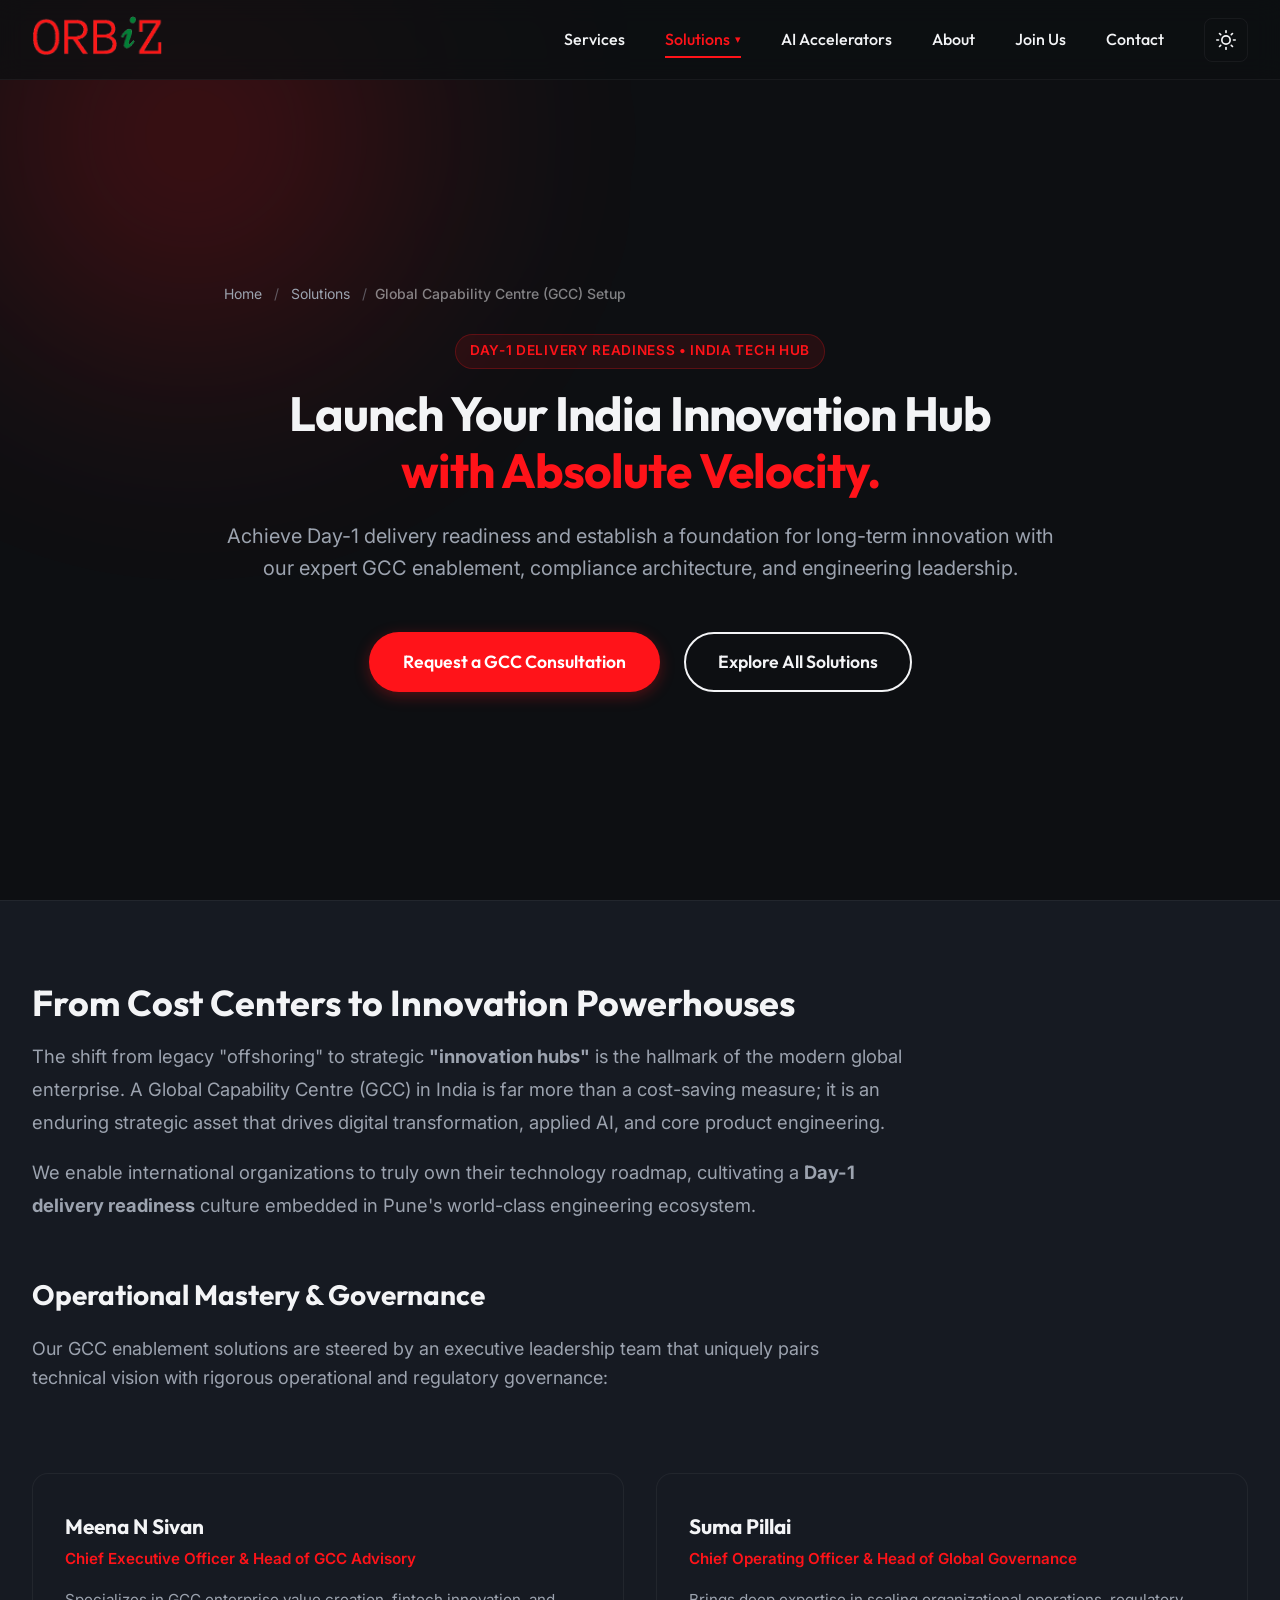
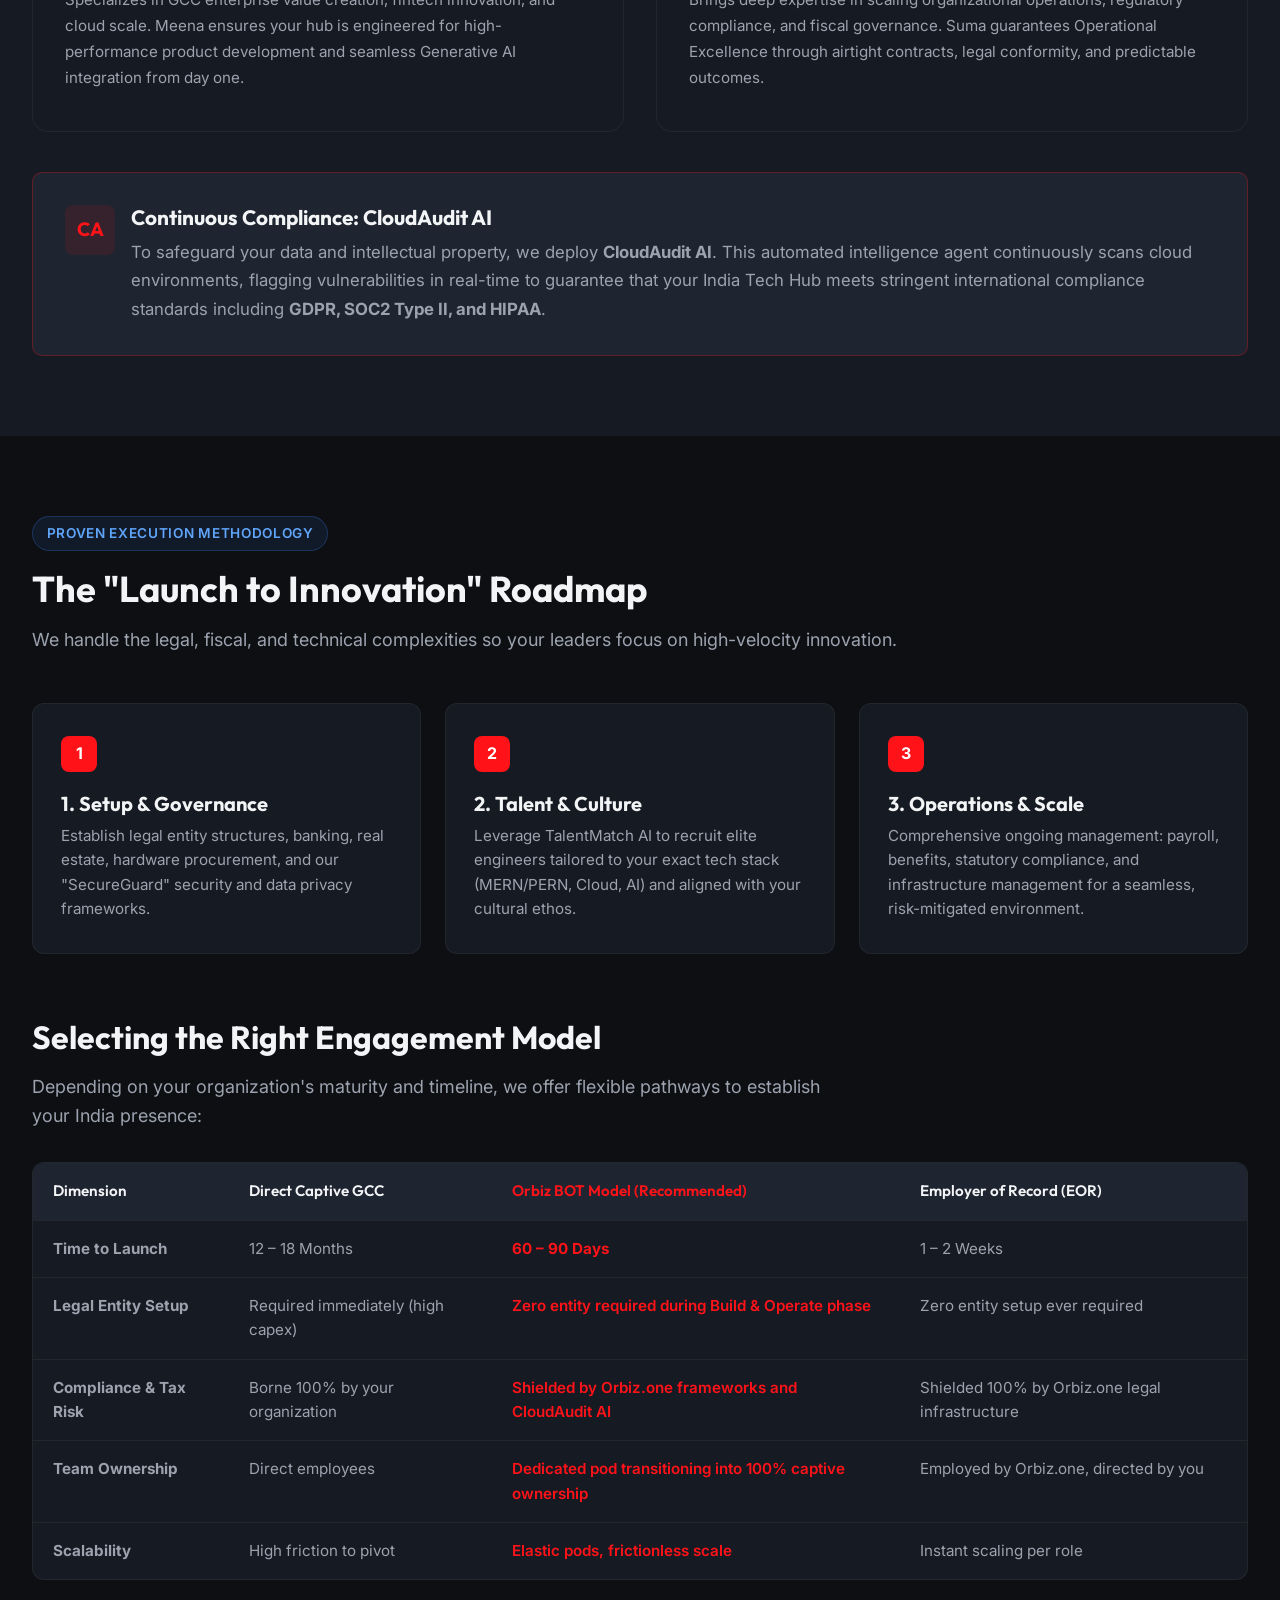
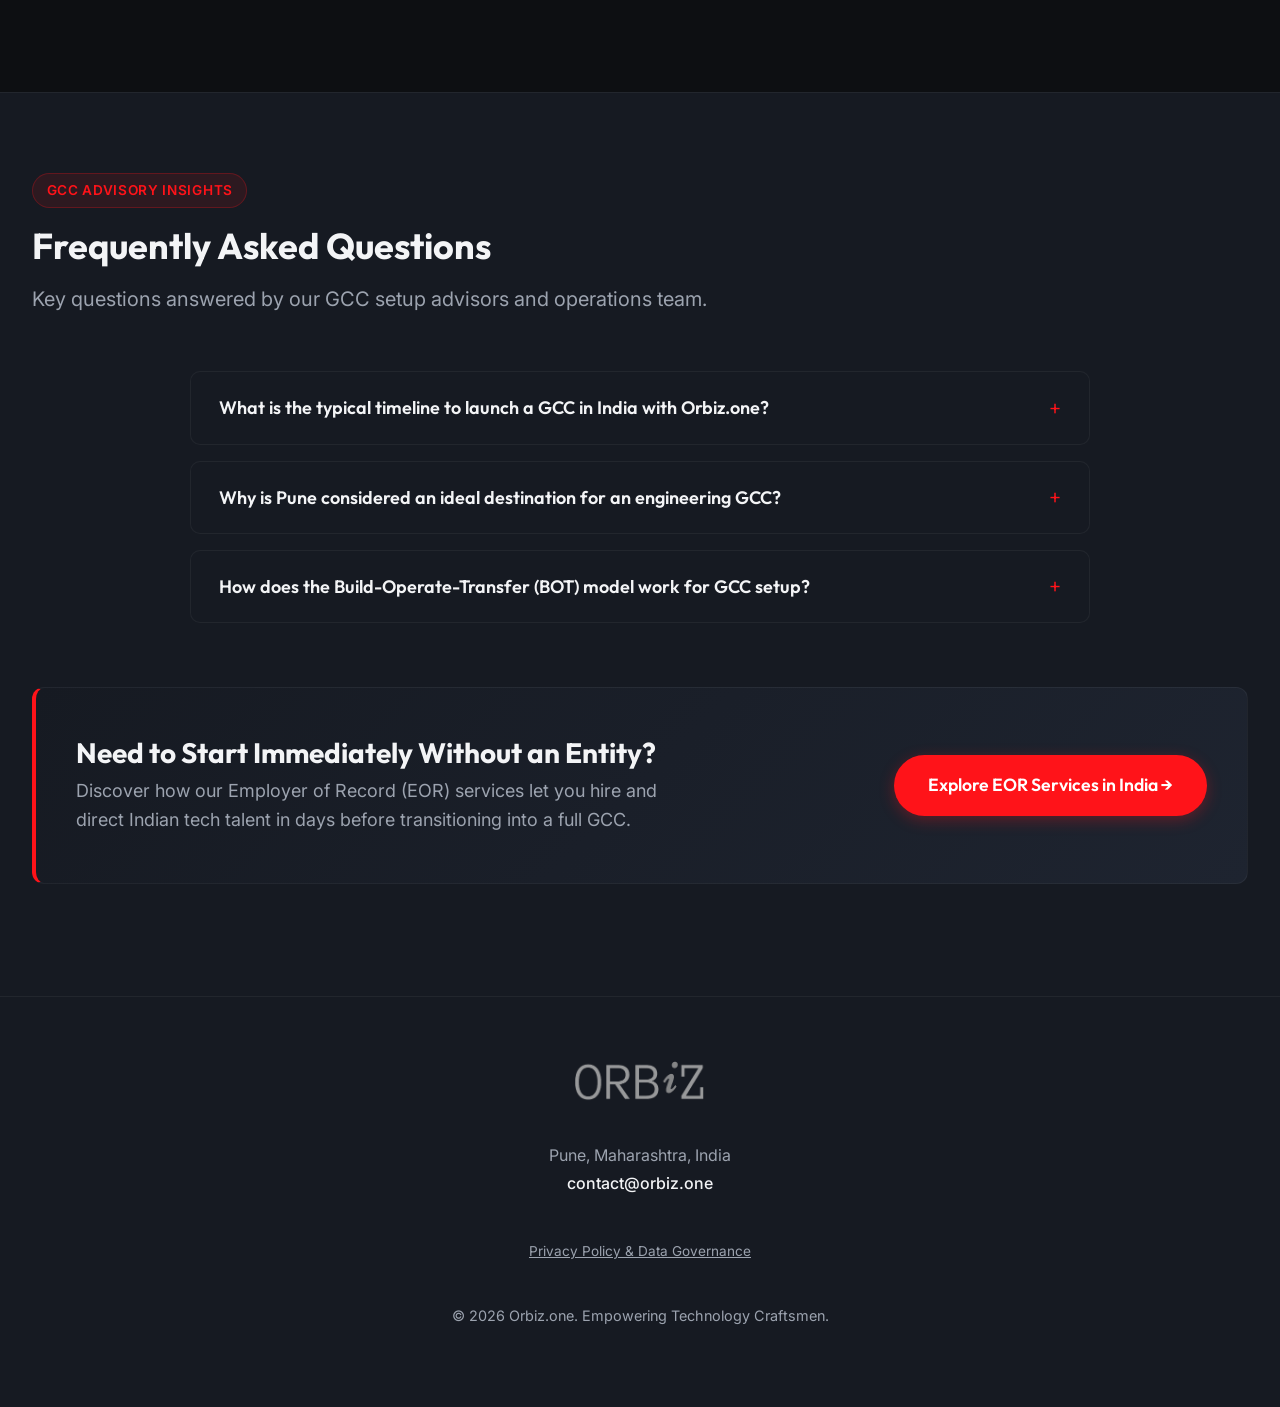
<file: gcc-setup-india.html>
<!DOCTYPE html>
<html lang="en">

<head>
  <meta charset="UTF-8" />
  <meta name="viewport" content="width=device-width, initial-scale=1.0" />

  <!-- Google tag (gtag.js) -->
  <script async src="https://www.googletagmanager.com/gtag/js?id=G-S7HCNGBMP2"></script>
  <script>
    window.dataLayer = window.dataLayer || [];
    function gtag(){dataLayer.push(arguments);}
    gtag('js', new Date());

    gtag('config', 'G-S7HCNGBMP2');
  </script>
  <title>Global Capability Centre (GCC) Setup & Operations | Orbiz.one</title>
  <meta name="description" content="Launch your India-based innovation hub. From setup and hiring to operations and compliance, Orbiz.one ensures Day-1 delivery readiness. Request a GCC consultation today." />
  <meta name="keywords" content="Global Capability Center Setup, India Tech Hub, GCC Enabler, Day-1 Readiness, Operational Excellence, GCC Pune, BOT Model GCC India" />
  <link rel="canonical" href="https://orbiz.one/gcc-setup-india.html" />

  <!-- Open Graph / Social -->
  <meta property="og:type" content="website" />
  <meta property="og:url" content="https://orbiz.one/gcc-setup-india.html" />
  <meta property="og:title" content="Global Capability Centre (GCC) Setup & Operations | Orbiz.one" />
  <meta property="og:description" content="Launch your India-based innovation hub. From setup and hiring to operations and compliance, Orbiz.one ensures Day-1 delivery readiness." />
  <meta property="og:site_name" content="Orbiz.one" />
  <meta property="og:locale" content="en_US" />
  <meta property="og:image" content="https://orbiz.one/assets/images/orbiz-social-preview.png" />
  <meta property="og:image:width" content="1200" />
  <meta property="og:image:height" content="630" />
  <meta property="og:image:alt" content="Orbiz.one - Digital Engineering, Applied AI &amp; GCC Enablement" />

  <!-- Twitter -->
  <meta name="twitter:card" content="summary_large_image" />
  <meta name="twitter:title" content="Global Capability Centre (GCC) Setup & Operations | Orbiz.one" />
  <meta name="twitter:description" content="Launch your India-based innovation hub. Day-1 delivery readiness with our expert GCC enablement." />
  <meta name="twitter:image" content="https://orbiz.one/assets/images/orbiz-social-preview.png" />
  <meta name="twitter:image:alt" content="Orbiz.one - Digital Engineering, Applied AI &amp; GCC Enablement" />

  <!-- Fonts -->
  <link rel="preconnect" href="https://fonts.googleapis.com">
  <link rel="preconnect" href="https://fonts.gstatic.com" crossorigin>
  <link href="https://fonts.googleapis.com/css2?family=Inter:wght@300;400;500;600&family=Outfit:wght@400;500;700;800&display=swap" rel="stylesheet">

  <link rel="stylesheet" href="assets/styles.css">

  <!-- Schema.org JSON-LD -->
  <script type="application/ld+json">
  {
    "@context": "https://schema.org",
    "@graph": [
      {
        "@type": "BreadcrumbList",
        "itemListElement": [
          {
            "@type": "ListItem",
            "position": 1,
            "name": "Home",
            "item": "https://orbiz.one/"
          },
          {
            "@type": "ListItem",
            "position": 2,
            "name": "Solutions",
            "item": "https://orbiz.one/solutions.html"
          },
          {
            "@type": "ListItem",
            "position": 3,
            "name": "Global Capability Center (GCC) Setup",
            "item": "https://orbiz.one/gcc-setup-india.html"
          }
        ]
      },
      {
        "@type": "Service",
        "name": "Global Capability Centre (GCC) Setup & Operations",
        "serviceType": "GCC Advisory & Turnkey Hub Enablement",
        "provider": {
          "@type": "Organization",
          "name": "Orbiz.one",
          "url": "https://orbiz.one",
          "logo": "https://orbiz.one/assets/images/orbiz-logo.png"
        },
        "description": "Turnkey Global Capability Center (GCC) setup in Pune and across India, covering legal entity structuring, tech infrastructure, recruitment, compliance, and ongoing operations with Day-1 readiness.",
        "areaServed": "Global"
      },
      {
        "@type": "FAQPage",
        "mainEntity": [
          {
            "@type": "Question",
            "name": "What is the typical timeline to launch a GCC in India with Orbiz.one?",
            "acceptedAnswer": {
              "@type": "Answer",
              "text": "While traditional captive center setups can take 12 to 18 months, Orbiz.one's accelerated BOT and incubator frameworks achieve Day-1 delivery readiness in under 90 days by leveraging pre-existing legal infrastructure, TalentMatch AI hiring, and compliant facilities."
            }
          },
          {
            "@type": "Question",
            "name": "Why is Pune considered an ideal destination for an engineering GCC?",
            "acceptedAnswer": {
              "@type": "Answer",
              "text": "Pune offers a premier ecosystem of top STEM universities, mature IT and automotive/manufacturing corridors (Hinjawadi, Magarpatta), lower attrition rates compared to Bangalore, and competitive operational overhead, making it ideal for sustainable enterprise capability centers."
            }
          },
          {
            "@type": "Question",
            "name": "How does the Build-Operate-Transfer (BOT) model work for GCC setup?",
            "acceptedAnswer": {
              "@type": "Answer",
              "text": "Under the BOT model, Orbiz.one establishes the physical and legal infrastructure (Build), recruits and manages the technical team and compliance (Operate), and transfers 100% ownership and assets to your global parent company once the center reaches maturity."
            }
          }
        ]
      }
    ]
  }
  </script>
</head>

<body>
  <a href="#main" class="skip-link">Skip to main content</a>

  <header id="navbar">
    <div class="container nav-container">
      <a href="index.html" class="logo">
        <img src="assets/images/orbiz-logo.png" alt="Orbiz.one Logo" width="133" height="40" />
      </a>
      <nav class="nav-links" id="navLinks" role="navigation" aria-label="Main Navigation">
        <a href="services.html">Services</a>
        <div class="nav-item-dropdown">
          <a href="solutions.html" class="dropdown-toggle active" aria-current="page" role="button" aria-haspopup="true" aria-expanded="false">Solutions <span class="dropdown-arrow" aria-hidden="true">&#9662;</span></a>
          <div class="dropdown-menu">
            <a href="outsourced-product-development.html">Outsourced Product Development</a>
            <a href="talent-team-engineering.html">Talent & Team Engineering</a>
            <a href="gcc-setup-india.html">Global Capability Center (GCC)</a>
            <a href="eor-services-india.html">Employer of Record (EOR)</a>
          </div>
        </div>
        <a href="products.html">AI Accelerators</a>
        <a href="about.html">About</a>
        <a href="careers.html">Join Us</a>
        <a href="contact.html">Contact</a>
        <button id="themeToggle" class="btn-icon" aria-label="Toggle Theme">
          <svg id="moonIcon" aria-hidden="true" xmlns="http://www.w3.org/2000/svg" width="20" height="20" viewBox="0 0 24 24" fill="none"
            stroke="currentColor" stroke-width="2" stroke-linecap="round" stroke-linejoin="round">
            <path d="M21 12.79A9 9 0 1 1 11.21 3 7 7 0 0 0 21 12.79z"></path>
          </svg>
          <svg id="sunIcon" style="display:none;" aria-hidden="true" xmlns="http://www.w3.org/2000/svg" width="20" height="20"
            viewBox="0 0 24 24" fill="none" stroke="currentColor" stroke-width="2" stroke-linecap="round"
            stroke-linejoin="round">
            <circle cx="12" cy="12" r="5"></circle>
            <line x1="12" y1="1" x2="12" y2="3"></line>
            <line x1="12" y1="21" x2="12" y2="23"></line>
            <line x1="4.22" y1="4.22" x2="5.64" y2="5.64"></line>
            <line x1="18.36" y1="18.36" x2="19.78" y2="19.78"></line>
            <line x1="1" y1="12" x2="3" y2="12"></line>
            <line x1="21" y1="12" x2="23" y2="12"></line>
            <line x1="4.22" y1="19.78" x2="5.64" y2="18.36"></line>
            <line x1="18.36" y1="5.64" x2="19.78" y2="4.22"></line>
          </svg>
        </button>
      </nav>
      <button type="button" class="nav-toggle" id="mobileMenuBtn" aria-label="Toggle navigation menu" aria-expanded="false" aria-controls="navLinks"><span aria-hidden="true">&#9776;</span></button>
    </div>
  </header>

  <main id="main" tabindex="-1">
    <!-- HERO SECTION -->
    <section id="hero" style="padding-top: 130px; padding-bottom: 60px;">
      <div class="bg-gradient"></div>
      <div class="container">
        <div class="breadcrumb fade-up">
          <a href="index.html">Home</a>
          <span>/</span>
          <a href="solutions.html">Solutions</a>
          <span>/</span>
          <span class="current">Global Capability Centre (GCC) Setup</span>
        </div>

        <div class="hero-content fade-up" style="max-width: 960px;">
          <div class="badge-tag">Day-1 Delivery Readiness &bull; India Tech Hub</div>
          <h1 class="hero-title" style="font-size: 3rem; margin-bottom: 1.25rem;">
            Launch Your India Innovation Hub<br>
            <span class="text-red">with Absolute Velocity.</span>
          </h1>
          <p class="hero-subtitle" style="font-size: 1.25rem; max-width: 840px;">
            Achieve Day-1 delivery readiness and establish a foundation for long-term innovation with our expert GCC enablement, compliance architecture, and engineering leadership.
          </p>
          <div class="hero-actions" style="margin-top: 2rem;">
            <a href="mailto:contact@orbiz.one?subject=GCC%20Consultation%20Request" class="btn btn-primary">Request a GCC Consultation</a>
            <a href="solutions.html" class="btn btn-outline">Explore All Solutions</a>
          </div>
        </div>
      </div>
    </section>

    <!-- STRATEGIC CONTEXT -->
    <section style="background-color: var(--surface-color-1); padding: 5rem 0; border-top: 1px solid var(--border-color);">
      <div class="container">
        <div style="max-width: 880px; margin-bottom: 3.5rem;" class="fade-up">
          <h2 class="section-title" style="text-align: left; font-size: 2.25rem;">From Cost Centers to Innovation Powerhouses</h2>
          <p style="font-size: 1.15rem; line-height: 1.8;">
            The shift from legacy "offshoring" to strategic <strong>"innovation hubs"</strong> is the hallmark of the modern global enterprise. A Global Capability Centre (GCC) in India is far more than a cost-saving measure; it is an enduring strategic asset that drives digital transformation, applied AI, and core product engineering.
          </p>
          <p style="font-size: 1.15rem; line-height: 1.8;">
            We enable international organizations to truly own their technology roadmap, cultivating a <strong>Day-1 delivery readiness</strong> culture embedded in Pune's world-class engineering ecosystem.
          </p>
        </div>

        <!-- LEADERSHIP & OPERATIONAL MASTERY -->
        <h3 class="brand-font fade-up" style="font-size: 1.75rem; margin-bottom: 1.5rem;">Operational Mastery &amp; Governance</h3>
        <p class="fade-up" style="max-width: 850px; margin-bottom: 2rem;">
          Our GCC enablement solutions are steered by an executive leadership team that uniquely pairs technical vision with rigorous operational and regulatory governance:
        </p>

        <div class="pillars-grid fade-up" style="grid-template-columns: repeat(auto-fit, minmax(320px, 1fr));">
          <div class="pillar-card">
            <h4 style="font-size: 1.3rem; margin-bottom: 0.5rem; color: var(--text-main);">Meena N Sivan</h4>
            <p style="color: var(--brand-red); font-weight: 600; font-size: 0.95rem; margin-bottom: 1rem;">Chief Executive Officer &amp; Head of GCC Advisory</p>
            <p style="font-size: 0.95rem; line-height: 1.7; margin-bottom: 0;">
              Specializes in GCC enterprise value creation, fintech innovation, and cloud scale. Meena ensures your hub is engineered for high-performance product development and seamless Generative AI integration from day one.
            </p>
          </div>

          <div class="pillar-card">
            <h4 style="font-size: 1.3rem; margin-bottom: 0.5rem; color: var(--text-main);">Suma Pillai</h4>
            <p style="color: var(--brand-red); font-weight: 600; font-size: 0.95rem; margin-bottom: 1rem;">Chief Operating Officer &amp; Head of Global Governance</p>
            <p style="font-size: 0.95rem; line-height: 1.7; margin-bottom: 0;">
              Brings deep expertise in scaling organizational operations, regulatory compliance, and fiscal governance. Suma guarantees Operational Excellence through airtight contracts, legal conformity, and predictable outcomes.
            </p>
          </div>
        </div>

        <!-- CLOUDAUDIT AI INTEGRATION -->
        <div class="accelerator-pill fade-up" style="background: var(--surface-color-2); margin-top: 2.5rem; border-color: rgba(255, 19, 25, 0.3); padding: 2rem;">
          <div class="accelerator-pill-icon" style="width: 50px; height: 50px; font-size: 1.2rem;" aria-hidden="true">CA</div>
          <div class="accelerator-pill-info">
            <h4 style="font-size: 1.3rem; margin-bottom: 0.5rem; color: var(--text-main);">Continuous Compliance: CloudAudit AI</h4>
            <p style="font-size: 1.05rem; line-height: 1.7; color: var(--text-muted); margin-bottom: 0;">
              To safeguard your data and intellectual property, we deploy <strong>CloudAudit AI</strong>. This automated intelligence agent continuously scans cloud environments, flagging vulnerabilities in real-time to guarantee that your India Tech Hub meets stringent international compliance standards including <strong>GDPR, SOC2 Type II, and HIPAA</strong>.
            </p>
          </div>
        </div>
      </div>
    </section>

    <!-- ROADMAP -->
    <section style="padding: 5rem 0;">
      <div class="container">
        <div class="fade-up" style="max-width: 880px; margin-bottom: 3rem;">
          <div class="badge-tag badge-blue">Proven Execution Methodology</div>
          <h2 class="section-title" style="text-align: left; font-size: 2.25rem;">The "Launch to Innovation" Roadmap</h2>
          <p style="font-size: 1.125rem;">We handle the legal, fiscal, and technical complexities so your leaders focus on high-velocity innovation.</p>
        </div>

        <div class="process-steps fade-up">
          <div class="process-step">
            <div class="step-badge" aria-hidden="true">1</div>
            <h3 style="font-size: 1.25rem; margin-bottom: 0.5rem; font-family: var(--font-heading);">1. Setup &amp; Governance</h3>
            <p>Establish legal entity structures, banking, real estate, hardware procurement, and our "SecureGuard" security and data privacy frameworks.</p>
          </div>
          <div class="process-step">
            <div class="step-badge" aria-hidden="true">2</div>
            <h3 style="font-size: 1.25rem; margin-bottom: 0.5rem; font-family: var(--font-heading);">2. Talent &amp; Culture</h3>
            <p>Leverage TalentMatch AI to recruit elite engineers tailored to your exact tech stack (MERN/PERN, Cloud, AI) and aligned with your cultural ethos.</p>
          </div>
          <div class="process-step">
            <div class="step-badge" aria-hidden="true">3</div>
            <h3 style="font-size: 1.25rem; margin-bottom: 0.5rem; font-family: var(--font-heading);">3. Operations &amp; Scale</h3>
            <p>Comprehensive ongoing management: payroll, benefits, statutory compliance, and infrastructure management for a seamless, risk-mitigated environment.</p>
          </div>
        </div>

        <!-- COMPARISON TABLE -->
        <div class="fade-up" style="margin-top: 4rem;">
          <h2 class="brand-font" style="font-size: 2rem; margin-bottom: 1rem;">Selecting the Right Engagement Model</h2>
          <p style="max-width: 800px; margin-bottom: 2rem;">Depending on your organization's maturity and timeline, we offer flexible pathways to establish your India presence:</p>

          <div class="table-container">
            <table class="styled-table">
              <caption class="sr-only">Comparison of GCC Engagement Models: Direct Captive vs Orbiz BOT vs Employer of Record</caption>
              <thead>
                <tr>
                  <th scope="col">Dimension</th>
                  <th scope="col">Direct Captive GCC</th>
                  <th scope="col" class="highlight-col">Orbiz BOT Model (Recommended)</th>
                  <th scope="col">Employer of Record (EOR)</th>
                </tr>
              </thead>
              <tbody>
                <tr>
                  <td><strong>Time to Launch</strong></td>
                  <td>12 &ndash; 18 Months</td>
                  <td class="highlight-col"><strong>60 &ndash; 90 Days</strong></td>
                  <td>1 &ndash; 2 Weeks</td>
                </tr>
                <tr>
                  <td><strong>Legal Entity Setup</strong></td>
                  <td>Required immediately (high capex)</td>
                  <td class="highlight-col">Zero entity required during Build &amp; Operate phase</td>
                  <td>Zero entity setup ever required</td>
                </tr>
                <tr>
                  <td><strong>Compliance &amp; Tax Risk</strong></td>
                  <td>Borne 100% by your organization</td>
                  <td class="highlight-col">Shielded by Orbiz.one frameworks and CloudAudit AI</td>
                  <td>Shielded 100% by Orbiz.one legal infrastructure</td>
                </tr>
                <tr>
                  <td><strong>Team Ownership</strong></td>
                  <td>Direct employees</td>
                  <td class="highlight-col">Dedicated pod transitioning into 100% captive ownership</td>
                  <td>Employed by Orbiz.one, directed by you</td>
                </tr>
                <tr>
                  <td><strong>Scalability</strong></td>
                  <td>High friction to pivot</td>
                  <td class="highlight-col">Elastic pods, frictionless scale</td>
                  <td>Instant scaling per role</td>
                </tr>
              </tbody>
            </table>
          </div>
        </div>
      </div>
    </section>

    <!-- FAQ SECTION -->
    <section style="background-color: var(--surface-color-1); padding: 5rem 0; border-top: 1px solid var(--border-color);">
      <div class="container">
        <div class="fade-up" style="max-width: 780px; margin-bottom: 3.5rem;">
          <div class="badge-tag">GCC Advisory Insights</div>
          <h2 class="section-title" style="text-align: left;">Frequently Asked Questions</h2>
          <p class="section-subtitle" style="text-align: left; margin: 0 0 2rem 0;">Key questions answered by our GCC setup advisors and operations team.</p>
        </div>

        <div class="faq-container fade-up">
          <div class="faq-item">
            <button type="button" class="faq-question" id="faq-q-gcc-1" aria-expanded="false" aria-controls="faq-a-gcc-1">
              <span>What is the typical timeline to launch a GCC in India with Orbiz.one?</span>
              <span class="faq-icon" aria-hidden="true">+</span>
            </button>
            <div class="faq-answer" id="faq-a-gcc-1" role="region" aria-labelledby="faq-q-gcc-1">
              <p>While traditional captive setups require 12 to 18 months of bureaucratic navigation, our turnkey Build-Operate-Transfer (BOT) and incubation frameworks achieve Day-1 delivery readiness in under 90 days. We utilize pre-established legal infrastructure, immediate IT provisioning, and rapid TalentMatch AI sourcing.</p>
            </div>
          </div>

          <div class="faq-item">
            <button type="button" class="faq-question" id="faq-q-gcc-2" aria-expanded="false" aria-controls="faq-a-gcc-2">
              <span>Why is Pune considered an ideal destination for an engineering GCC?</span>
              <span class="faq-icon" aria-hidden="true">+</span>
            </button>
            <div class="faq-answer" id="faq-a-gcc-2" role="region" aria-labelledby="faq-q-gcc-2">
              <p>Pune is recognized as the Oxford of the East, producing over 35,000 engineering and STEM graduates annually. It features established IT hubs like Hinjawadi and Magarpatta, boasts lower talent attrition compared to other tier-1 cities, and offers a favorable cost of living—enabling higher retention of senior craftsmen.</p>
            </div>
          </div>

          <div class="faq-item">
            <button type="button" class="faq-question" id="faq-q-gcc-3" aria-expanded="false" aria-controls="faq-a-gcc-3">
              <span>How does the Build-Operate-Transfer (BOT) model work for GCC setup?</span>
              <span class="faq-icon" aria-hidden="true">+</span>
            </button>
            <div class="faq-answer" id="faq-a-gcc-3" role="region" aria-labelledby="faq-q-gcc-3">
              <p>Under the BOT model, Orbiz.one handles the initial setup, infrastructure, and hiring (Build), manages day-to-day operations, payroll, and compliance (Operate), and cleanly transfers 100% of the team, facility, and assets to your global entity at a predetermined milestone without operational disruption.</p>
            </div>
          </div>
        </div>

        <!-- TRANSITION TO EOR -->
        <div class="cta-banner fade-up">
          <div class="cta-banner-content">
            <h2 style="font-size: 1.75rem; margin-bottom: 0.5rem; font-family: var(--font-heading);">Need to Start Immediately Without an Entity?</h2>
            <p>Discover how our Employer of Record (EOR) services let you hire and direct Indian tech talent in days before transitioning into a full GCC.</p>
          </div>
          <div class="cta-banner-actions">
            <a href="eor-services-india.html" class="btn btn-primary" aria-label="Explore Employer of Record Services in India">Explore EOR Services in India &rarr;</a>
          </div>
        </div>
      </div>
    </section>

  </main>

  <footer>
    <div class="container footer-content">
      <a href="index.html" class="footer-logo">
        <img src="assets/images/orbiz-logo.png" alt="Orbiz.one Logo" width="133" height="40" loading="lazy" decoding="async" />
      </a>
      <div style="text-align: center; color: var(--text-muted); line-height: 1.8;">
        Pune, Maharashtra, India<br>
        <a href="mailto:contact@orbiz.one" style="color: var(--text-main); font-weight: 500; transition: color 0.3s;"
          onmouseover="this.style.color='var(--brand-red)'"
          onmouseout="this.style.color='var(--text-main)'">contact@orbiz.one</a>
      </div>
      <div style="text-align: center; margin: 0.5rem 0;">
        <a href="privacy.html" style="color: var(--text-muted); font-size: 0.85rem; text-decoration: underline;">Privacy Policy &amp; Data Governance</a>
      </div>
      <p class="footer-bottom" style="margin-top: 0;">&copy; 2026 Orbiz.one. Empowering Technology Craftsmen.</p>
    </div>
  </footer>

  <script src="assets/script.js"></script>
</body>

</html>
</file>
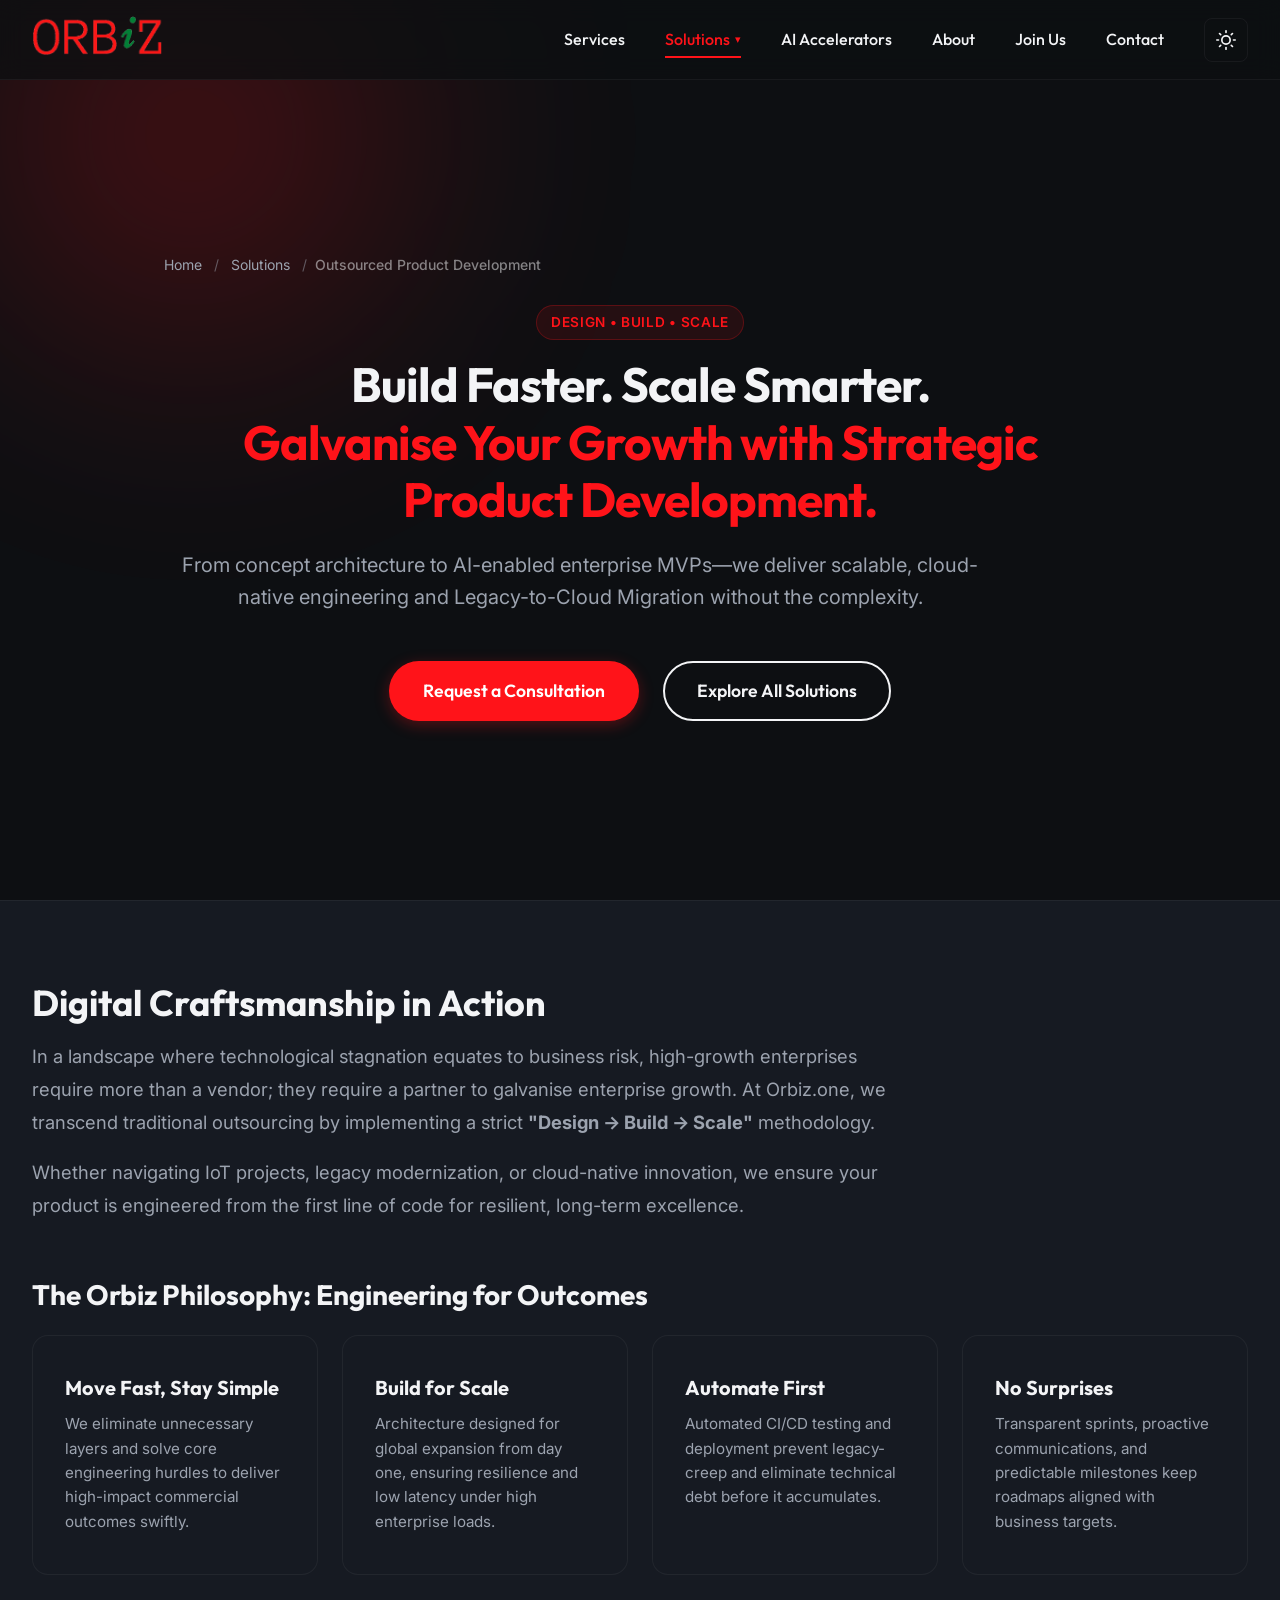
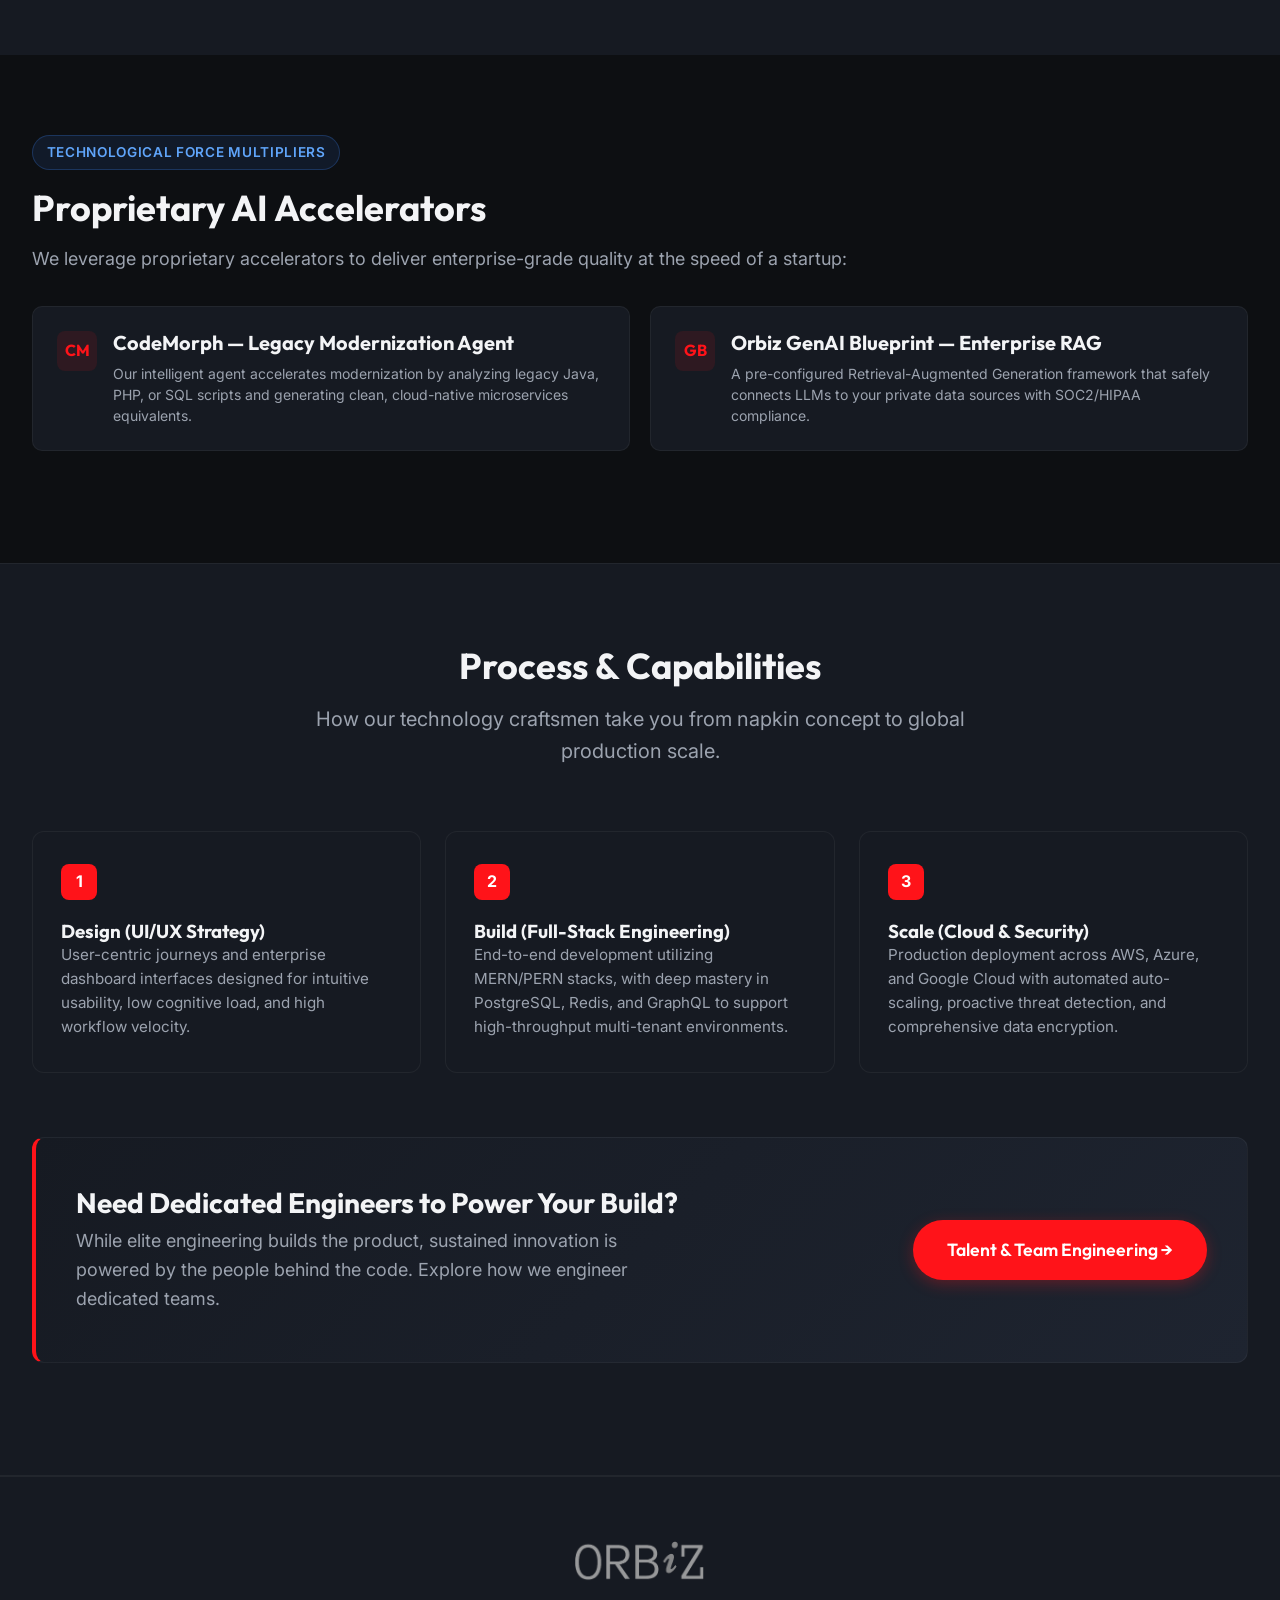
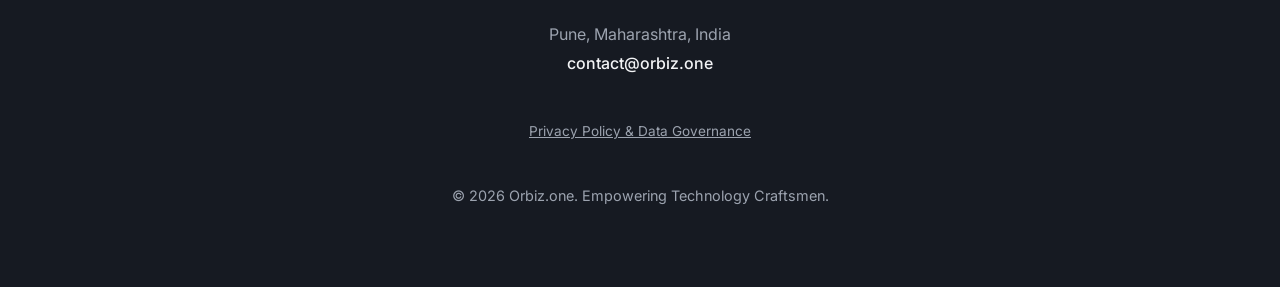
<file: outsourced-product-development.html>
<!DOCTYPE html>
<html lang="en">

<head>
  <meta charset="UTF-8" />
  <meta name="viewport" content="width=device-width, initial-scale=1.0" />

  <!-- Google tag (gtag.js) -->
  <script async src="https://www.googletagmanager.com/gtag/js?id=G-S7HCNGBMP2"></script>
  <script>
    window.dataLayer = window.dataLayer || [];
    function gtag(){dataLayer.push(arguments);}
    gtag('js', new Date());

    gtag('config', 'G-S7HCNGBMP2');
  </script>
  <title>Strategic Outsourced Product Development | Orbiz.one</title>
  <meta name="description" content="Transform concepts into scalable, AI-enabled enterprise products. End-to-end engineering from MVP to global scale. Request a consultation today." />
  <meta name="keywords" content="Outsourced Product Development, Modernisation, MVP Development, Enterprise-grade Quality, Cloud Scaling, Software Engineering India" />
  <link rel="canonical" href="https://orbiz.one/outsourced-product-development.html" />

  <!-- Open Graph / Social -->
  <meta property="og:type" content="website" />
  <meta property="og:url" content="https://orbiz.one/outsourced-product-development.html" />
  <meta property="og:title" content="Strategic Outsourced Product Development | Orbiz.one" />
  <meta property="og:description" content="Transform concepts into scalable, AI-enabled enterprise products. End-to-end engineering from MVP to global scale." />
  <meta property="og:site_name" content="Orbiz.one" />
  <meta property="og:locale" content="en_US" />
  <meta property="og:image" content="https://orbiz.one/assets/images/orbiz-social-preview.png" />
  <meta property="og:image:width" content="1200" />
  <meta property="og:image:height" content="630" />
  <meta property="og:image:alt" content="Orbiz.one - Digital Engineering, Applied AI &amp; GCC Enablement" />

  <!-- Twitter -->
  <meta name="twitter:card" content="summary_large_image" />
  <meta name="twitter:title" content="Strategic Outsourced Product Development | Orbiz.one" />
  <meta name="twitter:description" content="Transform concepts into scalable, AI-enabled enterprise products. End-to-end engineering from MVP to global scale." />
  <meta name="twitter:image" content="https://orbiz.one/assets/images/orbiz-social-preview.png" />
  <meta name="twitter:image:alt" content="Orbiz.one - Digital Engineering, Applied AI &amp; GCC Enablement" />

  <!-- Fonts -->
  <link rel="preconnect" href="https://fonts.googleapis.com">
  <link rel="preconnect" href="https://fonts.gstatic.com" crossorigin>
  <link href="https://fonts.googleapis.com/css2?family=Inter:wght@300;400;500;600&family=Outfit:wght@400;500;700;800&display=swap" rel="stylesheet">

  <link rel="stylesheet" href="assets/styles.css">

  <!-- Schema.org JSON-LD -->
  <script type="application/ld+json">
  {
    "@context": "https://schema.org",
    "@graph": [
      {
        "@type": "BreadcrumbList",
        "itemListElement": [
          {
            "@type": "ListItem",
            "position": 1,
            "name": "Home",
            "item": "https://orbiz.one/"
          },
          {
            "@type": "ListItem",
            "position": 2,
            "name": "Solutions",
            "item": "https://orbiz.one/solutions.html"
          },
          {
            "@type": "ListItem",
            "position": 3,
            "name": "Outsourced Product Development",
            "item": "https://orbiz.one/outsourced-product-development.html"
          }
        ]
      },
      {
        "@type": "Service",
        "name": "Outsourced Product Development",
        "serviceType": "Custom Software & Product Engineering",
        "provider": {
          "@type": "Organization",
          "name": "Orbiz.one",
          "url": "https://orbiz.one",
          "logo": "https://orbiz.one/assets/images/orbiz-logo.png"
        },
        "description": "End-to-end product development transforming complex enterprise concepts into high-performance, AI-enabled digital assets from MVP to global scale.",
        "areaServed": "Global",
        "hasOfferCatalog": {
          "@type": "OfferCatalog",
          "name": "Product Development Services",
          "itemListElement": [
            {
              "@type": "Offer",
              "itemOffered": {
                "@type": "Service",
                "name": "MVP & New Product Engineering"
              }
            },
            {
              "@type": "Offer",
              "itemOffered": {
                "@type": "Service",
                "name": "Legacy Modernization & Microservices"
              }
            },
            {
              "@type": "Offer",
              "itemOffered": {
                "@type": "Service",
                "name": "Applied AI & Enterprise RAG Acceleration"
              }
            }
          ]
        }
      }
    ]
  }
  </script>
</head>

<body>
  <a href="#main" class="skip-link">Skip to main content</a>

  <header id="navbar">
    <div class="container nav-container">
      <a href="index.html" class="logo">
        <img src="assets/images/orbiz-logo.png" alt="Orbiz.one Logo" width="133" height="40" />
      </a>
      <nav class="nav-links" id="navLinks" role="navigation" aria-label="Main Navigation">
        <a href="services.html">Services</a>
        <div class="nav-item-dropdown">
          <a href="solutions.html" class="dropdown-toggle active" aria-current="page" role="button" aria-haspopup="true" aria-expanded="false">Solutions <span class="dropdown-arrow" aria-hidden="true">&#9662;</span></a>
          <div class="dropdown-menu">
            <a href="outsourced-product-development.html">Outsourced Product Development</a>
            <a href="talent-team-engineering.html">Talent & Team Engineering</a>
            <a href="gcc-setup-india.html">Global Capability Center (GCC)</a>
            <a href="eor-services-india.html">Employer of Record (EOR)</a>
          </div>
        </div>
        <a href="products.html">AI Accelerators</a>
        <a href="about.html">About</a>
        <a href="careers.html">Join Us</a>
        <a href="contact.html">Contact</a>
        <button id="themeToggle" class="btn-icon" aria-label="Toggle Theme">
          <svg id="moonIcon" aria-hidden="true" xmlns="http://www.w3.org/2000/svg" width="20" height="20" viewBox="0 0 24 24" fill="none"
            stroke="currentColor" stroke-width="2" stroke-linecap="round" stroke-linejoin="round">
            <path d="M21 12.79A9 9 0 1 1 11.21 3 7 7 0 0 0 21 12.79z"></path>
          </svg>
          <svg id="sunIcon" aria-hidden="true" style="display:none;" xmlns="http://www.w3.org/2000/svg" width="20" height="20"
            viewBox="0 0 24 24" fill="none" stroke="currentColor" stroke-width="2" stroke-linecap="round"
            stroke-linejoin="round">
            <circle cx="12" cy="12" r="5"></circle>
            <line x1="12" y1="1" x2="12" y2="3"></line>
            <line x1="12" y1="21" x2="12" y2="23"></line>
            <line x1="4.22" y1="4.22" x2="5.64" y2="5.64"></line>
            <line x1="18.36" y1="18.36" x2="19.78" y2="19.78"></line>
            <line x1="1" y1="12" x2="3" y2="12"></line>
            <line x1="21" y1="12" x2="23" y2="12"></line>
            <line x1="4.22" y1="19.78" x2="5.64" y2="18.36"></line>
            <line x1="18.36" y1="5.64" x2="19.78" y2="4.22"></line>
          </svg>
        </button>
      </nav>
      <button type="button" class="nav-toggle" id="mobileMenuBtn" aria-label="Toggle navigation menu" aria-expanded="false" aria-controls="navLinks">
        <span aria-hidden="true">&#9776;</span>
      </button>
    </div>
  </header>

  <main id="main" tabindex="-1">
    <!-- HERO SECTION -->
    <section id="hero" style="padding-top: 130px; padding-bottom: 60px;">
      <div class="bg-gradient"></div>
      <div class="container">
        <div class="breadcrumb fade-up">
          <a href="index.html">Home</a>
          <span>/</span>
          <a href="solutions.html">Solutions</a>
          <span>/</span>
          <span class="current">Outsourced Product Development</span>
        </div>

        <div class="hero-content fade-up" style="max-width: 960px;">
          <div class="badge-tag">Design &bull; Build &bull; Scale</div>
          <h1 class="hero-title" style="font-size: 3rem; margin-bottom: 1.25rem;">
            Build Faster. Scale Smarter.<br>
            <span class="text-red">Galvanise Your Growth with Strategic Product Development.</span>
          </h1>
          <p class="hero-subtitle" style="font-size: 1.25rem; max-width: 840px;">
            From concept architecture to AI-enabled enterprise MVPs—we deliver scalable, cloud-native engineering and Legacy-to-Cloud Migration without the complexity.
          </p>
          <div class="hero-actions" style="margin-top: 2rem;">
            <a href="mailto:contact@orbiz.one?subject=Product%20Development%20Consultation" class="btn btn-primary" aria-label="Request a product development consultation via email">Request a Consultation</a>
            <a href="solutions.html" class="btn btn-outline">Explore All Solutions</a>
          </div>
        </div>
      </div>
    </section>

    <!-- STRATEGIC CONTEXT & PHILOSOPHY -->
    <section style="background-color: var(--surface-color-1); padding: 5rem 0; border-top: 1px solid var(--border-color);">
      <div class="container">
        <div style="max-width: 880px; margin-bottom: 3.5rem;" class="fade-up">
          <h2 class="section-title" style="text-align: left; font-size: 2.25rem;">Digital Craftsmanship in Action</h2>
          <p style="font-size: 1.15rem; line-height: 1.8;">
            In a landscape where technological stagnation equates to business risk, high-growth enterprises require more than a vendor; they require a partner to galvanise enterprise growth. At Orbiz.one, we transcend traditional outsourcing by implementing a strict <strong>"Design &rarr; Build &rarr; Scale"</strong> methodology. 
          </p>
          <p style="font-size: 1.15rem; line-height: 1.8;">
            Whether navigating IoT projects, legacy modernization, or cloud-native innovation, we ensure your product is engineered from the first line of code for resilient, long-term excellence.
          </p>
        </div>

        <h3 class="brand-font fade-up" style="font-size: 1.75rem; margin-bottom: 1.5rem;">The Orbiz Philosophy: Engineering for Outcomes</h3>
        <div class="four-col-grid fade-up">
          <div class="pillar-card">
            <h4 style="font-size: 1.25rem; margin-bottom: 0.75rem; color: var(--text-main);">Move Fast, Stay Simple</h4>
            <p style="font-size: 0.95rem; margin-bottom: 0;">We eliminate unnecessary layers and solve core engineering hurdles to deliver high-impact commercial outcomes swiftly.</p>
          </div>
          <div class="pillar-card">
            <h4 style="font-size: 1.25rem; margin-bottom: 0.75rem; color: var(--text-main);">Build for Scale</h4>
            <p style="font-size: 0.95rem; margin-bottom: 0;">Architecture designed for global expansion from day one, ensuring resilience and low latency under high enterprise loads.</p>
          </div>
          <div class="pillar-card">
            <h4 style="font-size: 1.25rem; margin-bottom: 0.75rem; color: var(--text-main);">Automate First</h4>
            <p style="font-size: 0.95rem; margin-bottom: 0;">Automated CI/CD testing and deployment prevent legacy-creep and eliminate technical debt before it accumulates.</p>
          </div>
          <div class="pillar-card">
            <h4 style="font-size: 1.25rem; margin-bottom: 0.75rem; color: var(--text-main);">No Surprises</h4>
            <p style="font-size: 0.95rem; margin-bottom: 0;">Transparent sprints, proactive communications, and predictable milestones keep roadmaps aligned with business targets.</p>
          </div>
        </div>
      </div>
    </section>

    <!-- AI ACCELERATORS (FORCE MULTIPLIERS) -->
    <section style="padding: 5rem 0;">
      <div class="container">
        <div class="fade-up" style="max-width: 880px;">
          <div class="badge-tag badge-blue">Technological Force Multipliers</div>
          <h2 class="section-title" style="text-align: left; font-size: 2.25rem; margin-bottom: 1rem;">Proprietary AI Accelerators</h2>
          <p style="font-size: 1.125rem;">
            We leverage proprietary accelerators to deliver enterprise-grade quality at the speed of a startup:
          </p>
        </div>

        <div class="accelerator-pill-grid fade-up">
          <div class="accelerator-pill">
            <div class="accelerator-pill-icon" aria-hidden="true">CM</div>
            <div class="accelerator-pill-info">
              <h3 style="font-size: 1.25rem; margin-bottom: 0.5rem; color: var(--text-main);">CodeMorph &mdash; Legacy Modernization Agent</h3>
              <p>Our intelligent agent accelerates modernization by analyzing legacy Java, PHP, or SQL scripts and generating clean, cloud-native microservices equivalents.</p>
            </div>
          </div>
          <div class="accelerator-pill">
            <div class="accelerator-pill-icon" aria-hidden="true">GB</div>
            <div class="accelerator-pill-info">
              <h3 style="font-size: 1.25rem; margin-bottom: 0.5rem; color: var(--text-main);">Orbiz GenAI Blueprint &mdash; Enterprise RAG</h3>
              <p>A pre-configured Retrieval-Augmented Generation framework that safely connects LLMs to your private data sources with SOC2/HIPAA compliance.</p>
            </div>
          </div>
        </div>
      </div>
    </section>

    <!-- 3-STAGE PROCESS -->
    <section style="background-color: var(--surface-color-1); padding: 5rem 0; border-top: 1px solid var(--border-color); border-bottom: 1px solid var(--border-color);">
      <div class="container">
        <div class="fade-up" style="text-align: center; max-width: 760px; margin: 0 auto 3rem;">
          <h2 class="section-title">Process &amp; Capabilities</h2>
          <p class="section-subtitle">How our technology craftsmen take you from napkin concept to global production scale.</p>
        </div>

        <div class="process-steps fade-up">
          <div class="process-step">
            <div class="step-badge" aria-hidden="true">1</div>
            <h3>Design (UI/UX Strategy)</h3>
            <p>User-centric journeys and enterprise dashboard interfaces designed for intuitive usability, low cognitive load, and high workflow velocity.</p>
          </div>
          <div class="process-step">
            <div class="step-badge" aria-hidden="true">2</div>
            <h3>Build (Full-Stack Engineering)</h3>
            <p>End-to-end development utilizing MERN/PERN stacks, with deep mastery in PostgreSQL, Redis, and GraphQL to support high-throughput multi-tenant environments.</p>
          </div>
          <div class="process-step">
            <div class="step-badge" aria-hidden="true">3</div>
            <h3>Scale (Cloud &amp; Security)</h3>
            <p>Production deployment across AWS, Azure, and Google Cloud with automated auto-scaling, proactive threat detection, and comprehensive data encryption.</p>
          </div>
        </div>

        <!-- TRANSITION TO TALENT -->
        <div class="cta-banner fade-up">
          <div class="cta-banner-content">
            <h3>Need Dedicated Engineers to Power Your Build?</h3>
            <p>While elite engineering builds the product, sustained innovation is powered by the people behind the code. Explore how we engineer dedicated teams.</p>
          </div>
          <div class="cta-banner-actions">
            <a href="talent-team-engineering.html" class="btn btn-primary" aria-label="Explore talent and team engineering solutions">Talent &amp; Team Engineering &rarr;</a>
          </div>
        </div>
      </div>
    </section>

  </main>

  <footer>
    <div class="container footer-content">
      <a href="index.html" class="footer-logo">
        <img src="assets/images/orbiz-logo.png" alt="Orbiz.one Logo" width="133" height="40" loading="lazy" decoding="async" />
      </a>
      <div style="text-align: center; color: var(--text-muted); line-height: 1.8;">
        Pune, Maharashtra, India<br>
        <a href="mailto:contact@orbiz.one" style="color: var(--text-main); font-weight: 500; transition: color 0.3s;"
          onmouseover="this.style.color='var(--brand-red)'"
          onmouseout="this.style.color='var(--text-main)'">contact@orbiz.one</a>
      </div>
      <div style="text-align: center; margin: 0.5rem 0;">
        <a href="privacy.html" style="color: var(--text-muted); font-size: 0.85rem; text-decoration: underline;">Privacy Policy &amp; Data Governance</a>
      </div>
      <p class="footer-bottom" style="margin-top: 0;">&copy; 2026 Orbiz.one. Empowering Technology Craftsmen.</p>
    </div>
  </footer>

  <script src="assets/script.js"></script>
</body>

</html>
</file>
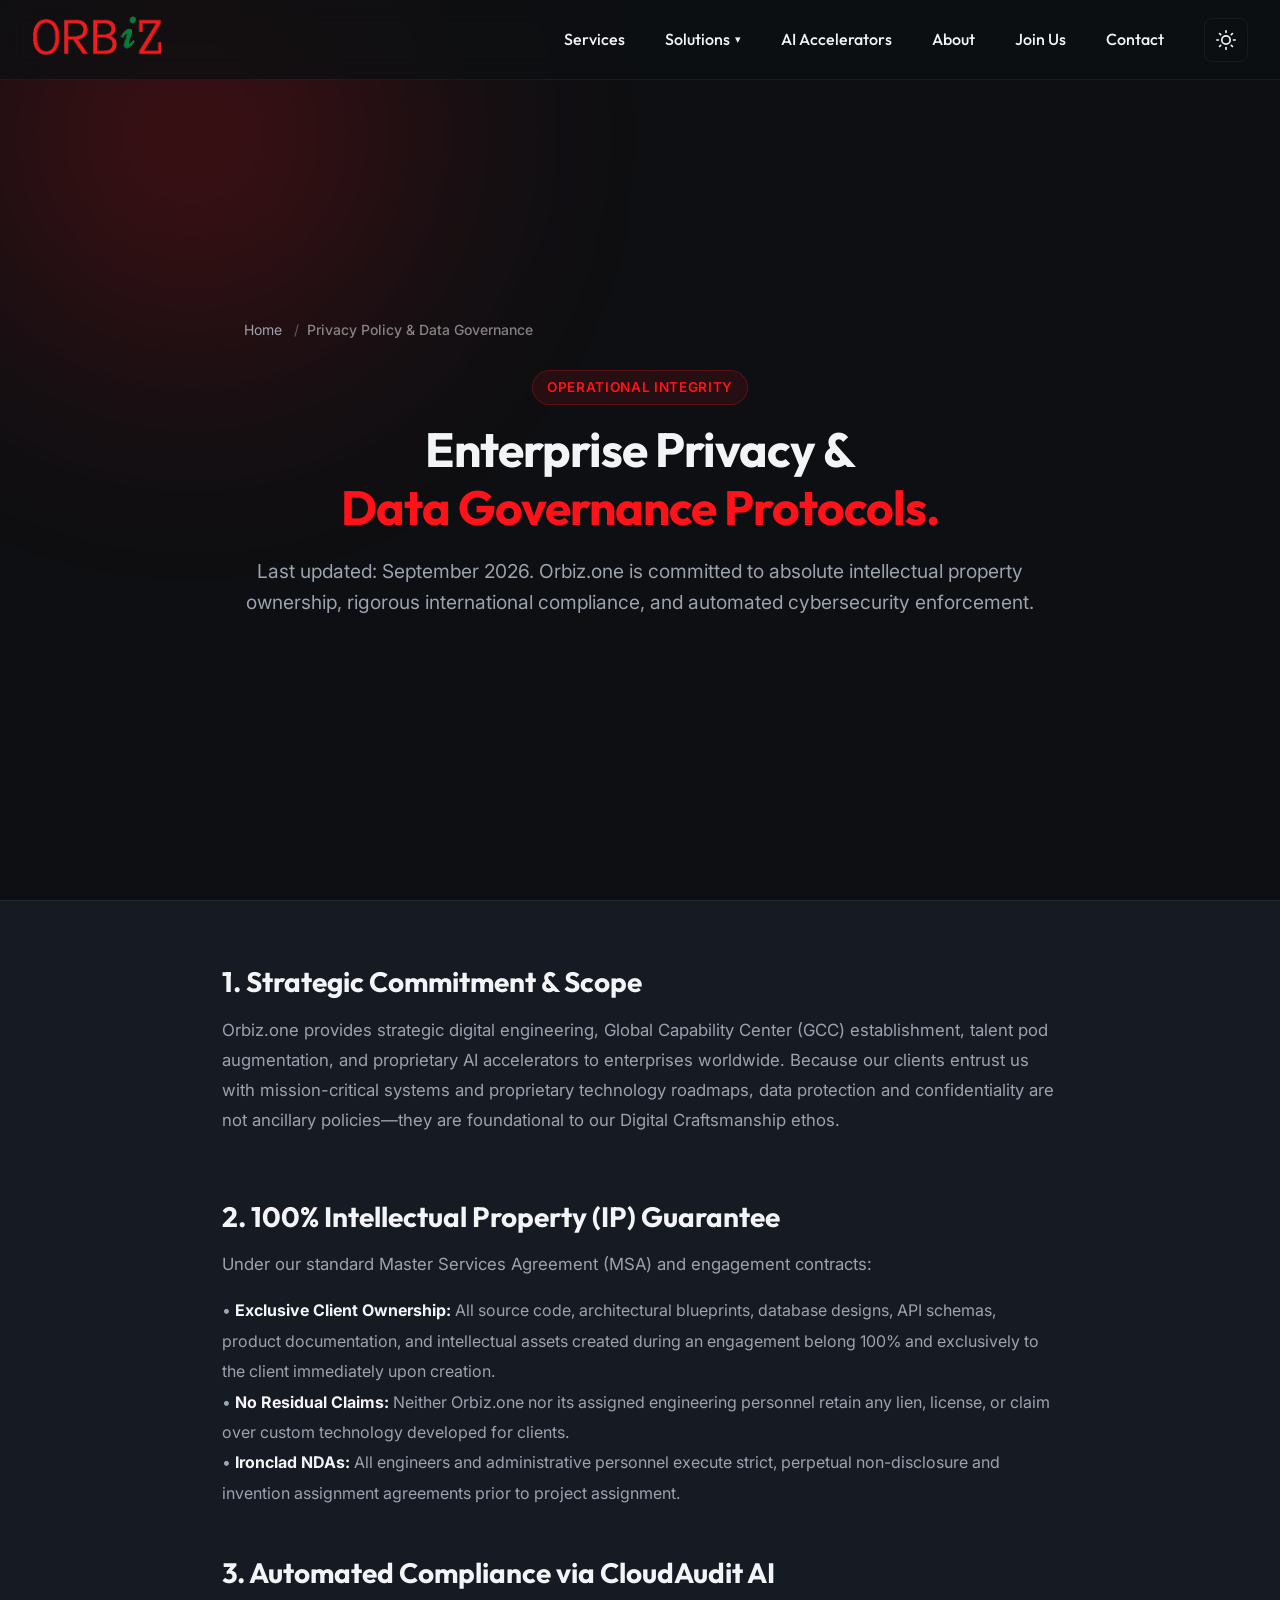
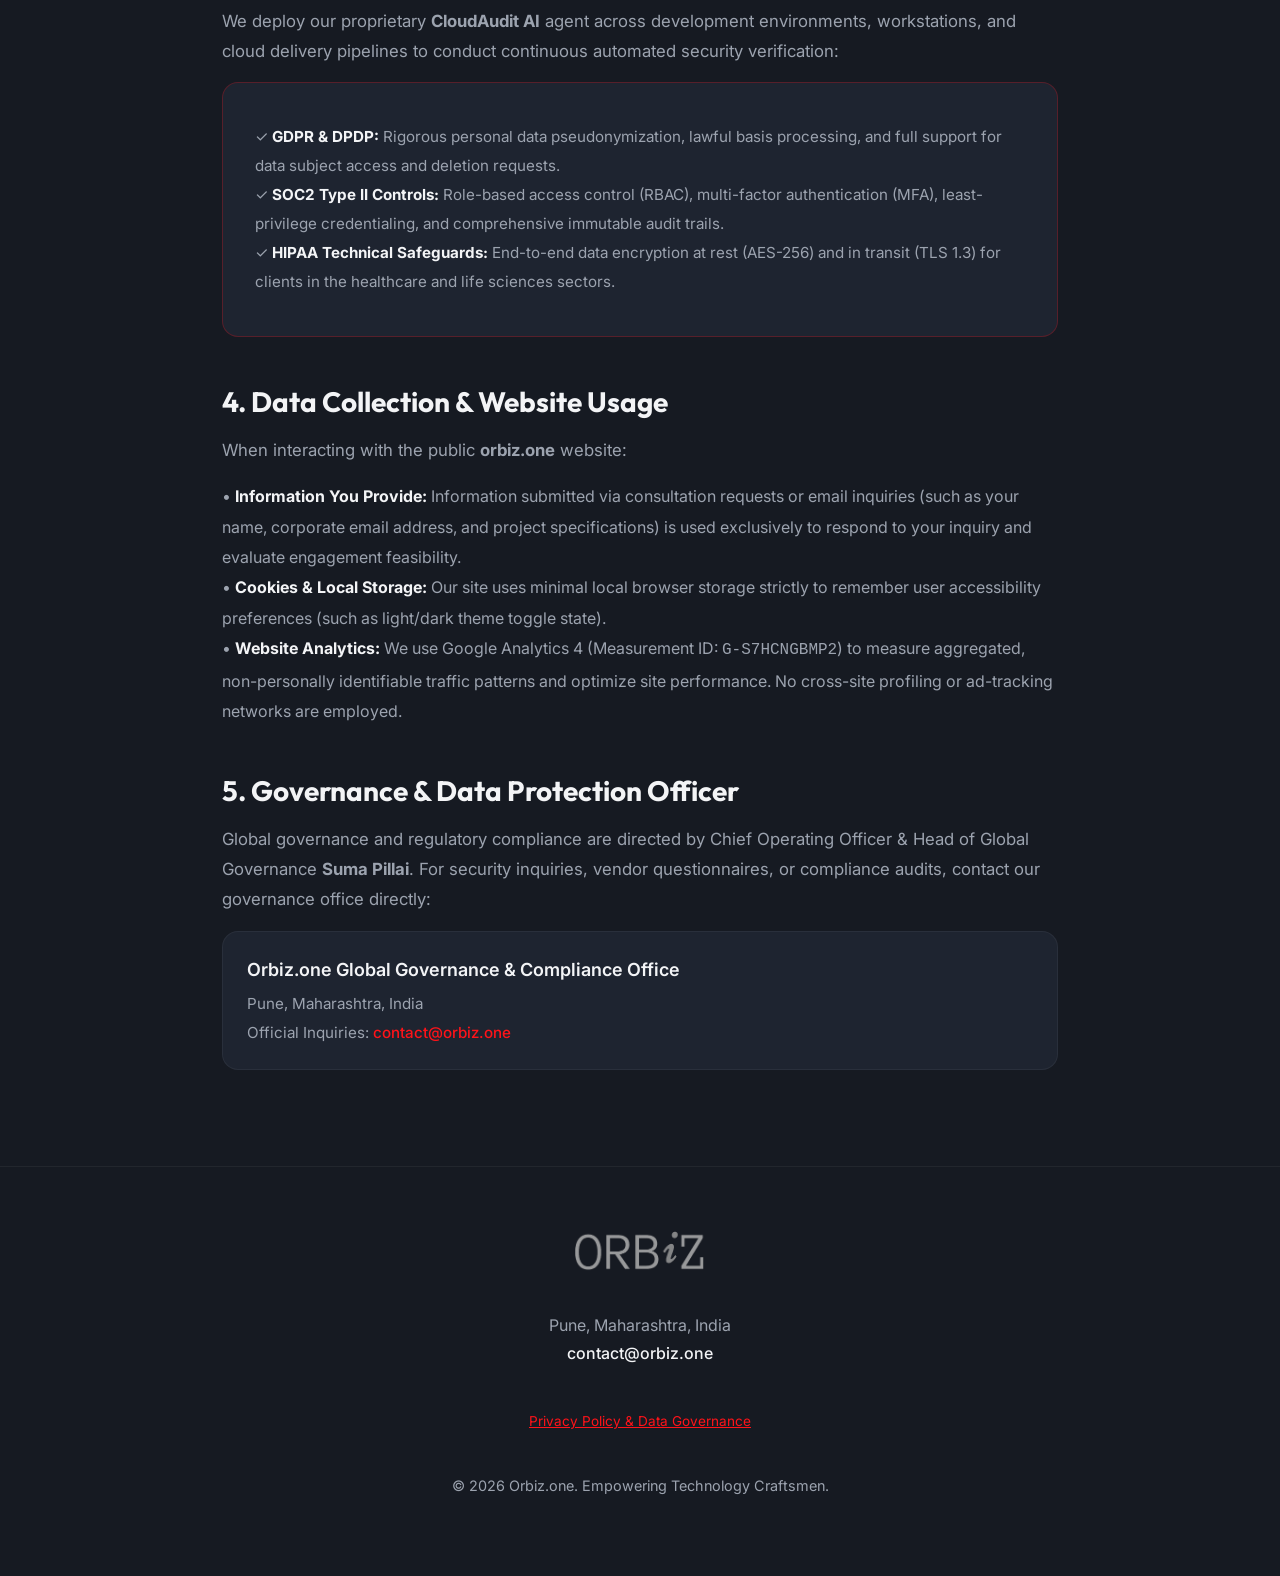
<file: privacy.html>
<!DOCTYPE html>
<html lang="en">

<head>
  <meta charset="UTF-8" />
  <meta name="viewport" content="width=device-width, initial-scale=1.0" />

  <!-- Google tag (gtag.js) -->
  <script async src="https://www.googletagmanager.com/gtag/js?id=G-S7HCNGBMP2"></script>
  <script>
    window.dataLayer = window.dataLayer || [];
    function gtag(){dataLayer.push(arguments);}
    gtag('js', new Date());

    gtag('config', 'G-S7HCNGBMP2');
  </script>
  <title>Enterprise Data Governance &amp; Privacy Policy | Orbiz.one</title>
  <meta name="description" content="Read Orbiz.one's enterprise privacy policy and data governance protocols. Learn how we protect client IP, maintain GDPR/SOC2 compliance, and secure remote operations." />
  <meta name="keywords" content="Orbiz Privacy Policy, Data Governance, GDPR Compliance India, SOC2 Compliance, IP Assignment Guarantee, CloudAudit AI Security" />
  <link rel="canonical" href="https://orbiz.one/privacy.html" />

  <!-- Open Graph / Social -->
  <meta property="og:type" content="website" />
  <meta property="og:url" content="https://orbiz.one/privacy.html" />
  <meta property="og:site_name" content="Orbiz.one" />
  <meta property="og:locale" content="en_US" />
  <meta property="og:title" content="Enterprise Data Governance &amp; Privacy Policy | Orbiz.one" />
  <meta property="og:description" content="Read Orbiz.one's enterprise privacy policy and data governance protocols. Learn how we protect client IP and maintain global compliance." />
  <meta property="og:image" content="https://orbiz.one/assets/images/orbiz-social-preview.png" />
  <meta property="og:image:width" content="1200" />
  <meta property="og:image:height" content="630" />
  <meta property="og:image:alt" content="Orbiz.one - Digital Engineering, Applied AI & GCC Enablement" />

  <!-- Twitter -->
  <meta name="twitter:card" content="summary_large_image" />
  <meta name="twitter:title" content="Enterprise Data Governance &amp; Privacy Policy | Orbiz.one" />
  <meta name="twitter:description" content="Enterprise privacy policy, IP ownership guarantees, and CloudAudit AI automated compliance protocols." />
  <meta name="twitter:image" content="https://orbiz.one/assets/images/orbiz-social-preview.png" />
  <meta name="twitter:image:alt" content="Orbiz.one - Digital Engineering, Applied AI & GCC Enablement" />

  <!-- Fonts -->
  <link rel="preconnect" href="https://fonts.googleapis.com">
  <link rel="preconnect" href="https://fonts.gstatic.com" crossorigin>
  <link href="https://fonts.googleapis.com/css2?family=Inter:wght@300;400;500;600&family=Outfit:wght@400;500;700;800&display=swap" rel="stylesheet">

  <link rel="stylesheet" href="assets/styles.css">

  <!-- Schema.org JSON-LD -->
  <script type="application/ld+json">
  {
    "@context": "https://schema.org",
    "@graph": [
      {
        "@type": "BreadcrumbList",
        "itemListElement": [
          {
            "@type": "ListItem",
            "position": 1,
            "name": "Home",
            "item": "https://orbiz.one/"
          },
          {
            "@type": "ListItem",
            "position": 2,
            "name": "Privacy Policy",
            "item": "https://orbiz.one/privacy.html"
          }
        ]
      },
      {
        "@type": "WebPage",
        "name": "Enterprise Data Governance & Privacy Policy",
        "url": "https://orbiz.one/privacy.html",
        "description": "Comprehensive data protection, IP ownership guarantees, and regulatory compliance standards for Orbiz.one global enterprise engagements."
      }
    ]
  }
  </script>
</head>

<body>
  <a href="#main" class="skip-link">Skip to main content</a>

  <header id="navbar">
    <div class="container nav-container">
      <a href="index.html" class="logo">
        <img src="assets/images/orbiz-logo.png" alt="Orbiz.one Logo" width="133" height="40" />
      </a>
      <nav class="nav-links" id="navLinks" role="navigation" aria-label="Main Navigation">
        <a href="services.html">Services</a>
        <div class="nav-item-dropdown">
          <a href="solutions.html" class="dropdown-toggle" role="button" aria-haspopup="true" aria-expanded="false">Solutions <span class="dropdown-arrow" aria-hidden="true">&#9662;</span></a>
          <div class="dropdown-menu">
            <a href="outsourced-product-development.html">Outsourced Product Development</a>
            <a href="talent-team-engineering.html">Talent & Team Engineering</a>
            <a href="gcc-setup-india.html">Global Capability Center (GCC)</a>
            <a href="eor-services-india.html">Employer of Record (EOR)</a>
          </div>
        </div>
        <a href="products.html">AI Accelerators</a>
        <a href="about.html">About</a>
        <a href="careers.html">Join Us</a>
        <a href="contact.html">Contact</a>
        <button id="themeToggle" class="btn-icon" aria-label="Toggle Theme">
          <svg id="moonIcon" aria-hidden="true" xmlns="http://www.w3.org/2000/svg" width="20" height="20" viewBox="0 0 24 24" fill="none"
            stroke="currentColor" stroke-width="2" stroke-linecap="round" stroke-linejoin="round">
            <path d="M21 12.79A9 9 0 1 1 11.21 3 7 7 0 0 0 21 12.79z"></path>
          </svg>
          <svg id="sunIcon" aria-hidden="true" style="display:none;" xmlns="http://www.w3.org/2000/svg" width="20" height="20"
            viewBox="0 0 24 24" fill="none" stroke="currentColor" stroke-width="2" stroke-linecap="round"
            stroke-linejoin="round">
            <circle cx="12" cy="12" r="5"></circle>
            <line x1="12" y1="1" x2="12" y2="3"></line>
            <line x1="12" y1="21" x2="12" y2="23"></line>
            <line x1="4.22" y1="4.22" x2="5.64" y2="5.64"></line>
            <line x1="18.36" y1="18.36" x2="19.78" y2="19.78"></line>
            <line x1="1" y1="12" x2="3" y2="12"></line>
            <line x1="21" y1="12" x2="23" y2="12"></line>
            <line x1="4.22" y1="19.78" x2="5.64" y2="18.36"></line>
            <line x1="18.36" y1="5.64" x2="19.78" y2="4.22"></line>
          </svg>
        </button>
      </nav>
      <button type="button" class="nav-toggle" id="mobileMenuBtn" aria-label="Toggle navigation menu" aria-expanded="false" aria-controls="navLinks">
        <span aria-hidden="true">&#9776;</span>
      </button>
    </div>
  </header>

  <main id="main" tabindex="-1">
    <!-- HERO SECTION -->
    <section id="hero" style="padding-top: 130px; padding-bottom: 50px;">
      <div class="bg-gradient"></div>
      <div class="container">
        <div class="breadcrumb fade-up">
          <a href="index.html">Home</a>
          <span>/</span>
          <span class="current">Privacy Policy &amp; Data Governance</span>
        </div>

        <div class="hero-content fade-up" style="max-width: 880px;">
          <div class="badge-tag">Operational Integrity</div>
          <h1 class="hero-title" style="font-size: 3rem; margin-bottom: 1.25rem;">
            Enterprise Privacy &amp;<br>
            <span class="text-red">Data Governance Protocols.</span>
          </h1>
          <p class="hero-subtitle" style="font-size: 1.2rem; max-width: 800px;">
            Last updated: September 2026. Orbiz.one is committed to absolute intellectual property ownership, rigorous international compliance, and automated cybersecurity enforcement.
          </p>
        </div>
      </div>
    </section>

    <!-- CONTENT SECTION -->
    <section style="background-color: var(--surface-color-1); padding: 4rem 0 6rem; border-top: 1px solid var(--border-color);">
      <div class="container" style="max-width: 900px;">
        <div class="fade-up" style="display: flex; flex-direction: column; gap: 3rem;">

          <div>
            <h2 style="font-size: 1.75rem; margin-bottom: 1rem; color: var(--text-main);">1. Strategic Commitment &amp; Scope</h2>
            <p style="font-size: 1.05rem; line-height: 1.8; color: var(--text-muted);">
              Orbiz.one provides strategic digital engineering, Global Capability Center (GCC) establishment, talent pod augmentation, and proprietary AI accelerators to enterprises worldwide. Because our clients entrust us with mission-critical systems and proprietary technology roadmaps, data protection and confidentiality are not ancillary policies—they are foundational to our Digital Craftsmanship ethos.
            </p>
          </div>

          <div>
            <h2 style="font-size: 1.75rem; margin-bottom: 1rem; color: var(--text-main);">2. 100% Intellectual Property (IP) Guarantee</h2>
            <p style="font-size: 1.05rem; line-height: 1.8; color: var(--text-muted); margin-bottom: 1rem;">
              Under our standard Master Services Agreement (MSA) and engagement contracts:
            </p>
            <ul style="list-style: none; padding-left: 0; font-size: 1rem; line-height: 1.9; color: var(--text-muted);">
              <li>&bull; <strong style="color: var(--text-main);">Exclusive Client Ownership:</strong> All source code, architectural blueprints, database designs, API schemas, product documentation, and intellectual assets created during an engagement belong 100% and exclusively to the client immediately upon creation.</li>
              <li>&bull; <strong style="color: var(--text-main);">No Residual Claims:</strong> Neither Orbiz.one nor its assigned engineering personnel retain any lien, license, or claim over custom technology developed for clients.</li>
              <li>&bull; <strong style="color: var(--text-main);">Ironclad NDAs:</strong> All engineers and administrative personnel execute strict, perpetual non-disclosure and invention assignment agreements prior to project assignment.</li>
            </ul>
          </div>

          <div>
            <h2 style="font-size: 1.75rem; margin-bottom: 1rem; color: var(--text-main);">3. Automated Compliance via CloudAudit AI</h2>
            <p style="font-size: 1.05rem; line-height: 1.8; color: var(--text-muted); margin-bottom: 1rem;">
              We deploy our proprietary <strong>CloudAudit AI</strong> agent across development environments, workstations, and cloud delivery pipelines to conduct continuous automated security verification:
            </p>
            <div class="pillar-card" style="background: var(--surface-color-2); border-color: rgba(255, 19, 25, 0.25);">
              <ul style="list-style: none; padding-left: 0; font-size: 0.95rem; line-height: 1.9; color: var(--text-muted); margin-bottom: 0;">
                <li>&check; <strong style="color: var(--text-main);">GDPR &amp; DPDP:</strong> Rigorous personal data pseudonymization, lawful basis processing, and full support for data subject access and deletion requests.</li>
                <li>&check; <strong style="color: var(--text-main);">SOC2 Type II Controls:</strong> Role-based access control (RBAC), multi-factor authentication (MFA), least-privilege credentialing, and comprehensive immutable audit trails.</li>
                <li>&check; <strong style="color: var(--text-main);">HIPAA Technical Safeguards:</strong> End-to-end data encryption at rest (AES-256) and in transit (TLS 1.3) for clients in the healthcare and life sciences sectors.</li>
              </ul>
            </div>
          </div>

          <div>
            <h2 style="font-size: 1.75rem; margin-bottom: 1rem; color: var(--text-main);">4. Data Collection &amp; Website Usage</h2>
            <p style="font-size: 1.05rem; line-height: 1.8; color: var(--text-muted); margin-bottom: 1rem;">
              When interacting with the public <strong>orbiz.one</strong> website:
            </p>
            <ul style="list-style: none; padding-left: 0; font-size: 1rem; line-height: 1.9; color: var(--text-muted);">
              <li>&bull; <strong style="color: var(--text-main);">Information You Provide:</strong> Information submitted via consultation requests or email inquiries (such as your name, corporate email address, and project specifications) is used exclusively to respond to your inquiry and evaluate engagement feasibility.</li>
              <li>&bull; <strong style="color: var(--text-main);">Cookies &amp; Local Storage:</strong> Our site uses minimal local browser storage strictly to remember user accessibility preferences (such as light/dark theme toggle state).</li>
              <li>&bull; <strong style="color: var(--text-main);">Website Analytics:</strong> We use Google Analytics 4 (Measurement ID: <code>G-S7HCNGBMP2</code>) to measure aggregated, non-personally identifiable traffic patterns and optimize site performance. No cross-site profiling or ad-tracking networks are employed.</li>
            </ul>
          </div>

          <div>
            <h2 style="font-size: 1.75rem; margin-bottom: 1rem; color: var(--text-main);">5. Governance &amp; Data Protection Officer</h2>
            <p style="font-size: 1.05rem; line-height: 1.8; color: var(--text-muted); margin-bottom: 1rem;">
              Global governance and regulatory compliance are directed by Chief Operating Officer &amp; Head of Global Governance <strong>Suma Pillai</strong>. For security inquiries, vendor questionnaires, or compliance audits, contact our governance office directly:
            </p>
            <div class="pillar-card" style="padding: 1.5rem; background: var(--surface-color-2);">
              <p style="margin-bottom: 0.5rem; font-weight: 600; color: var(--text-main);">Orbiz.one Global Governance &amp; Compliance Office</p>
              <p style="margin-bottom: 0.25rem; color: var(--text-muted); font-size: 0.95rem;">Pune, Maharashtra, India</p>
              <p style="margin-bottom: 0; color: var(--text-muted); font-size: 0.95rem;">
                Official Inquiries: <a href="mailto:contact@orbiz.one?subject=Compliance%20Inquiry" style="color: var(--brand-red); font-weight: 500;">contact@orbiz.one</a>
              </p>
            </div>
          </div>

        </div>
      </div>
    </section>

  </main>

  <footer>
    <div class="container footer-content">
      <a href="index.html" class="footer-logo">
        <img src="assets/images/orbiz-logo.png" alt="Orbiz.one Logo" width="133" height="40" loading="lazy" decoding="async" />
      </a>
      <div style="text-align: center; color: var(--text-muted); line-height: 1.8;">
        Pune, Maharashtra, India<br>
        <a href="mailto:contact@orbiz.one" style="color: var(--text-main); font-weight: 500; transition: color 0.3s;"
          onmouseover="this.style.color='var(--brand-red)'"
          onmouseout="this.style.color='var(--text-main)'">contact@orbiz.one</a>
      </div>
      <div style="text-align: center; margin: 0.5rem 0;">
        <a href="privacy.html" style="color: var(--brand-red); font-size: 0.85rem; text-decoration: underline;" aria-current="page">Privacy Policy &amp; Data Governance</a>
      </div>
      <p class="footer-bottom" style="margin-top: 0;">&copy; 2026 Orbiz.one. Empowering Technology Craftsmen.</p>
    </div>
  </footer>

  <script src="assets/script.js"></script>
</body>

</html>
</file>
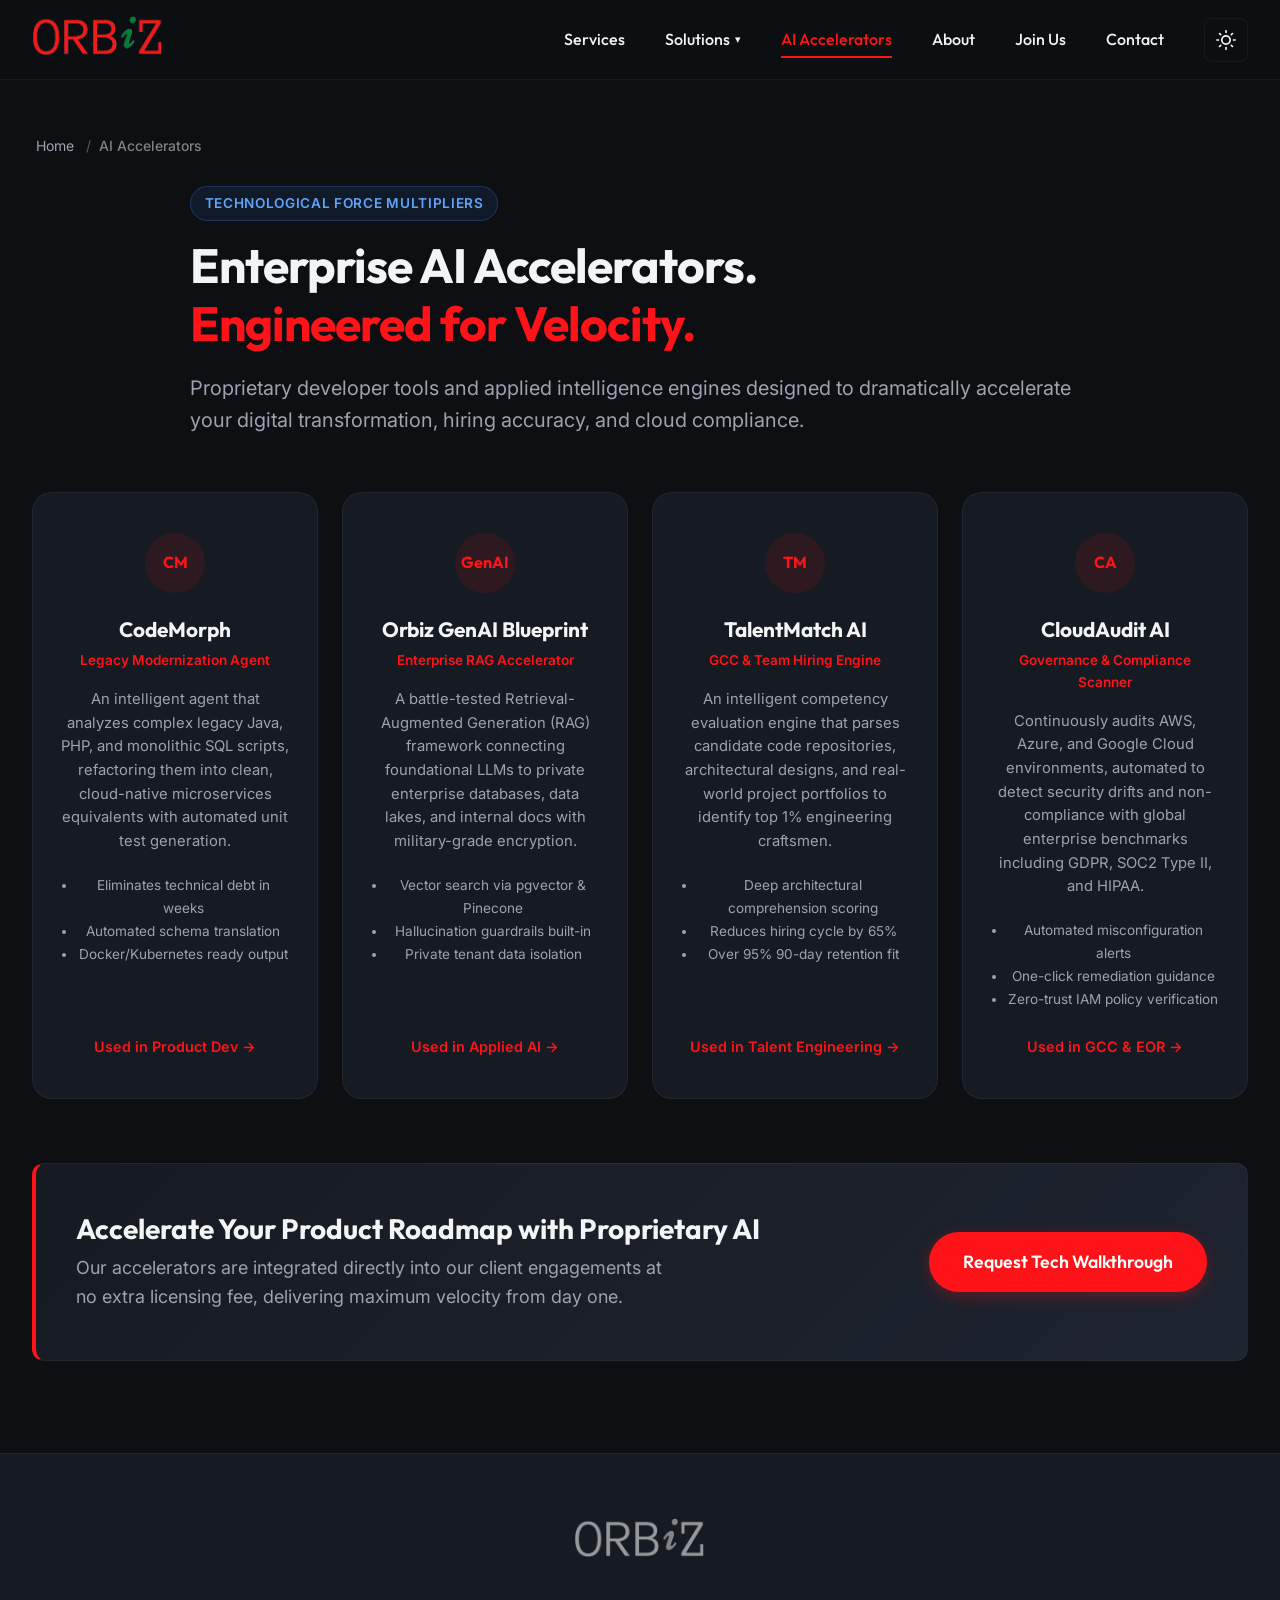
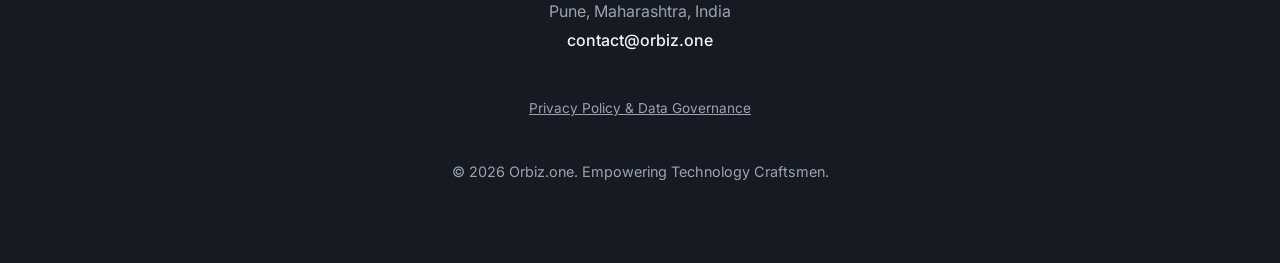
<file: products.html>
<!DOCTYPE html>
<html lang="en">

<head>
  <meta charset="UTF-8" />
  <meta name="viewport" content="width=device-width, initial-scale=1.0" />

  <!-- Google tag (gtag.js) -->
  <script async src="https://www.googletagmanager.com/gtag/js?id=G-S7HCNGBMP2"></script>
  <script>
    window.dataLayer = window.dataLayer || [];
    function gtag(){dataLayer.push(arguments);}
    gtag('js', new Date());

    gtag('config', 'G-S7HCNGBMP2');
  </script>
  <title>Proprietary AI Accelerators & Force Multipliers | Orbiz.one</title>
  <meta name="description" content="Accelerate enterprise transformation with Orbiz.one's proprietary AI tools: CodeMorph, Orbiz GenAI Blueprint, TalentMatch AI, and CloudAudit AI." />
  <meta name="keywords" content="AI Accelerators, CodeMorph, GenAI Blueprint, TalentMatch AI, CloudAudit AI, Enterprise RAG, Cloud Modernization Pune" />
  <link rel="canonical" href="https://orbiz.one/products.html" />

  <!-- Open Graph / Social -->
  <meta property="og:type" content="website" />
  <meta property="og:url" content="https://orbiz.one/products.html" />
  <meta property="og:title" content="Proprietary AI Accelerators & Force Multipliers | Orbiz.one" />
  <meta property="og:description" content="Proprietary tools designed following modern product engineering models to accelerate your digital journey with applied AI." />
  <meta property="og:site_name" content="Orbiz.one" />
  <meta property="og:locale" content="en_US" />
  <meta property="og:image" content="https://orbiz.one/assets/images/orbiz-social-preview.png" />
  <meta property="og:image:width" content="1200" />
  <meta property="og:image:height" content="630" />
  <meta property="og:image:alt" content="Orbiz.one - Digital Engineering, Applied AI &amp; GCC Enablement" />

  <!-- Twitter -->
  <meta name="twitter:card" content="summary_large_image" />
  <meta name="twitter:title" content="Proprietary AI Accelerators | Orbiz.one" />
  <meta name="twitter:description" content="Accelerate enterprise transformation with CodeMorph, GenAI Blueprint, TalentMatch AI, and CloudAudit AI." />
  <meta name="twitter:image" content="https://orbiz.one/assets/images/orbiz-social-preview.png" />
  <meta name="twitter:image:alt" content="Orbiz.one - Digital Engineering, Applied AI &amp; GCC Enablement" />

  <!-- Fonts -->
  <link rel="preconnect" href="https://fonts.googleapis.com">
  <link rel="preconnect" href="https://fonts.gstatic.com" crossorigin>
  <link href="https://fonts.googleapis.com/css2?family=Inter:wght@300;400;500;600&family=Outfit:wght@400;500;700;800&display=swap" rel="stylesheet">

  <link rel="stylesheet" href="assets/styles.css">

  <!-- Schema.org JSON-LD -->
  <script type="application/ld+json">
  {
    "@context": "https://schema.org",
    "@graph": [
      {
        "@type": "BreadcrumbList",
        "itemListElement": [
          {
            "@type": "ListItem",
            "position": 1,
            "name": "Home",
            "item": "https://orbiz.one/"
          },
          {
            "@type": "ListItem",
            "position": 2,
            "name": "AI Accelerators",
            "item": "https://orbiz.one/products.html"
          }
        ]
      },
      {
        "@type": "ItemList",
        "name": "Proprietary AI Accelerators by Orbiz.one",
        "itemListElement": [
          {
            "@type": "Service",
            "position": 1,
            "name": "CodeMorph",
            "serviceType": "Legacy Modernization Agent",
            "description": "AI-powered modernization agent that converts legacy monolithic Java, PHP, and SQL into scalable, cloud-native microservices."
          },
          {
            "@type": "Service",
            "position": 2,
            "name": "Orbiz GenAI Blueprint",
            "serviceType": "Enterprise RAG Framework",
            "description": "Enterprise RAG framework securely integrating Large Language Models with private relational and unstructured corporate data."
          },
          {
            "@type": "Service",
            "position": 3,
            "name": "TalentMatch AI",
            "serviceType": "GCC & Team Hiring Engine",
            "description": "AI-driven technical assessment and capability mapping engine vetting developers for Global Capability Centers and dedicated pods."
          },
          {
            "@type": "Service",
            "position": 4,
            "name": "CloudAudit AI",
            "serviceType": "Cloud Compliance & Security Scanner",
            "description": "Continuous cloud compliance and security scanner automated for GDPR, SOC2 Type II, and HIPAA governance."
          }
        ]
      }
    ]
  }
  </script>
</head>

<body>
  <a href="#main" class="skip-link">Skip to main content</a>

  <header id="navbar">
    <div class="container nav-container">
      <a href="index.html" class="logo">
        <img src="assets/images/orbiz-logo.png" alt="Orbiz.one Logo" width="133" height="40" />
      </a>
      <nav class="nav-links" id="navLinks" role="navigation" aria-label="Main Navigation">
        <a href="services.html">Services</a>
        <div class="nav-item-dropdown">
          <a href="solutions.html" class="dropdown-toggle" role="button" aria-haspopup="true" aria-expanded="false">Solutions <span class="dropdown-arrow" aria-hidden="true">&#9662;</span></a>
          <div class="dropdown-menu">
            <a href="outsourced-product-development.html">Outsourced Product Development</a>
            <a href="talent-team-engineering.html">Talent & Team Engineering</a>
            <a href="gcc-setup-india.html">Global Capability Center (GCC)</a>
            <a href="eor-services-india.html">Employer of Record (EOR)</a>
          </div>
        </div>
        <a href="products.html" class="active" aria-current="page">AI Accelerators</a>
        <a href="about.html">About</a>
        <a href="careers.html">Join Us</a>
        <a href="contact.html">Contact</a>
        <button id="themeToggle" class="btn-icon" aria-label="Toggle Theme">
          <svg id="moonIcon" aria-hidden="true" xmlns="http://www.w3.org/2000/svg" width="20" height="20" viewBox="0 0 24 24" fill="none"
            stroke="currentColor" stroke-width="2" stroke-linecap="round" stroke-linejoin="round">
            <path d="M21 12.79A9 9 0 1 1 11.21 3 7 7 0 0 0 21 12.79z"></path>
          </svg>
          <svg id="sunIcon" style="display:none;" aria-hidden="true" xmlns="http://www.w3.org/2000/svg" width="20" height="20"
            viewBox="0 0 24 24" fill="none" stroke="currentColor" stroke-width="2" stroke-linecap="round"
            stroke-linejoin="round">
            <circle cx="12" cy="12" r="5"></circle>
            <line x1="12" y1="1" x2="12" y2="3"></line>
            <line x1="12" y1="21" x2="12" y2="23"></line>
            <line x1="4.22" y1="4.22" x2="5.64" y2="5.64"></line>
            <line x1="18.36" y1="18.36" x2="19.78" y2="19.78"></line>
            <line x1="1" y1="12" x2="3" y2="12"></line>
            <line x1="21" y1="12" x2="23" y2="12"></line>
            <line x1="4.22" y1="19.78" x2="5.64" y2="18.36"></line>
            <line x1="18.36" y1="5.64" x2="19.78" y2="4.22"></line>
          </svg>
        </button>
      </nav>
      <button type="button" class="nav-toggle" id="mobileMenuBtn" aria-label="Toggle navigation menu" aria-expanded="false" aria-controls="navLinks"><span aria-hidden="true">&#9776;</span></button>
    </div>
  </header>

  <main id="main" tabindex="-1">
    <section id="products" style="padding-top: 130px; padding-bottom: 60px;">
      <div class="container">
        <div class="breadcrumb fade-up">
          <a href="index.html">Home</a>
          <span>/</span>
          <span class="current">AI Accelerators</span>
        </div>

        <div class="hero-content fade-up" style="max-width: 900px; margin-bottom: 3.5rem;">
          <div class="badge-tag badge-blue">Technological Force Multipliers</div>
          <h1 class="hero-title" style="font-size: 3rem; margin-bottom: 1.25rem;">
            Enterprise AI Accelerators.<br>
            <span class="text-red">Engineered for Velocity.</span>
          </h1>
          <p class="hero-subtitle" style="font-size: 1.25rem;">
            Proprietary developer tools and applied intelligence engines designed to dramatically accelerate your digital transformation, hiring accuracy, and cloud compliance.
          </p>
        </div>

        <h2 class="sr-only">Our AI Accelerator Suite</h2>
        <div class="four-col-grid fade-up">
          <!-- CODEMORPH -->
          <div class="product-card" style="padding: 2.5rem 1.75rem; display: flex; flex-direction: column; justify-content: space-between;">
            <div>
              <div class="product-icon" style="font-size: 1rem; width: 60px; height: 60px; margin-bottom: 1.5rem;" aria-hidden="true">CM</div>
              <h3 style="font-size: 1.3rem; margin-bottom: 0.5rem;">CodeMorph</h3>
              <p style="font-size: 0.85rem; color: var(--brand-red); font-weight: 600; margin-bottom: 1rem;">Legacy Modernization Agent</p>
              <p style="font-size: 0.925rem; line-height: 1.6; margin-bottom: 1.25rem;">
                An intelligent agent that analyzes complex legacy Java, PHP, and monolithic SQL scripts, refactoring them into clean, cloud-native microservices equivalents with automated unit test generation.
              </p>
              <ul style="font-size: 0.85rem; color: var(--text-muted); line-height: 1.7; margin-bottom: 1.5rem; padding-left: 1rem; list-style: disc;">
                <li>Eliminates technical debt in weeks</li>
                <li>Automated schema translation</li>
                <li>Docker/Kubernetes ready output</li>
              </ul>
            </div>
            <a href="outsourced-product-development.html" class="text-red" style="font-weight: 600; font-size: 0.9rem;" aria-label="Learn how CodeMorph is used in Outsourced Product Development">Used in Product Dev &rarr;</a>
          </div>

          <!-- ORBIZ GENAI BLUEPRINT -->
          <div class="product-card" style="padding: 2.5rem 1.75rem; display: flex; flex-direction: column; justify-content: space-between;">
            <div>
              <div class="product-icon" style="font-size: 1rem; width: 60px; height: 60px; margin-bottom: 1.5rem;" aria-hidden="true">GenAI</div>
              <h3 style="font-size: 1.3rem; margin-bottom: 0.5rem;">Orbiz GenAI Blueprint</h3>
              <p style="font-size: 0.85rem; color: var(--brand-red); font-weight: 600; margin-bottom: 1rem;">Enterprise RAG Accelerator</p>
              <p style="font-size: 0.925rem; line-height: 1.6; margin-bottom: 1.25rem;">
                A battle-tested Retrieval-Augmented Generation (RAG) framework connecting foundational LLMs to private enterprise databases, data lakes, and internal docs with military-grade encryption.
              </p>
              <ul style="font-size: 0.85rem; color: var(--text-muted); line-height: 1.7; margin-bottom: 1.5rem; padding-left: 1rem; list-style: disc;">
                <li>Vector search via pgvector &amp; Pinecone</li>
                <li>Hallucination guardrails built-in</li>
                <li>Private tenant data isolation</li>
              </ul>
            </div>
            <a href="services.html" class="text-red" style="font-weight: 600; font-size: 0.9rem;" aria-label="Learn how Orbiz GenAI Blueprint is used in Applied AI Services">Used in Applied AI &rarr;</a>
          </div>

          <!-- TALENTMATCH AI -->
          <div class="product-card" style="padding: 2.5rem 1.75rem; display: flex; flex-direction: column; justify-content: space-between;">
            <div>
              <div class="product-icon" style="font-size: 1rem; width: 60px; height: 60px; margin-bottom: 1.5rem;" aria-hidden="true">TM</div>
              <h3 style="font-size: 1.3rem; margin-bottom: 0.5rem;">TalentMatch AI</h3>
              <p style="font-size: 0.85rem; color: var(--brand-red); font-weight: 600; margin-bottom: 1rem;">GCC &amp; Team Hiring Engine</p>
              <p style="font-size: 0.925rem; line-height: 1.6; margin-bottom: 1.25rem;">
                An intelligent competency evaluation engine that parses candidate code repositories, architectural designs, and real-world project portfolios to identify top 1% engineering craftsmen.
              </p>
              <ul style="font-size: 0.85rem; color: var(--text-muted); line-height: 1.7; margin-bottom: 1.5rem; padding-left: 1rem; list-style: disc;">
                <li>Deep architectural comprehension scoring</li>
                <li>Reduces hiring cycle by 65%</li>
                <li>Over 95% 90-day retention fit</li>
              </ul>
            </div>
            <a href="talent-team-engineering.html" class="text-red" style="font-weight: 600; font-size: 0.9rem;" aria-label="Learn how TalentMatch AI is used in Talent Engineering">Used in Talent Engineering &rarr;</a>
          </div>

          <!-- CLOUDAUDIT AI -->
          <div class="product-card" style="padding: 2.5rem 1.75rem; display: flex; flex-direction: column; justify-content: space-between;">
            <div>
              <div class="product-icon" style="font-size: 1rem; width: 60px; height: 60px; margin-bottom: 1.5rem;" aria-hidden="true">CA</div>
              <h3 style="font-size: 1.3rem; margin-bottom: 0.5rem;">CloudAudit AI</h3>
              <p style="font-size: 0.85rem; color: var(--brand-red); font-weight: 600; margin-bottom: 1rem;">Governance &amp; Compliance Scanner</p>
              <p style="font-size: 0.925rem; line-height: 1.6; margin-bottom: 1.25rem;">
                Continuously audits AWS, Azure, and Google Cloud environments, automated to detect security drifts and non-compliance with global enterprise benchmarks including GDPR, SOC2 Type II, and HIPAA.
              </p>
              <ul style="font-size: 0.85rem; color: var(--text-muted); line-height: 1.7; margin-bottom: 1.5rem; padding-left: 1rem; list-style: disc;">
                <li>Automated misconfiguration alerts</li>
                <li>One-click remediation guidance</li>
                <li>Zero-trust IAM policy verification</li>
              </ul>
            </div>
            <a href="gcc-setup-india.html" class="text-red" style="font-weight: 600; font-size: 0.9rem;" aria-label="Learn how CloudAudit AI is used in GCC and EOR Enablement">Used in GCC &amp; EOR &rarr;</a>
          </div>
        </div>

        <!-- CTA BANNER -->
        <div class="cta-banner fade-up">
          <div class="cta-banner-content">
            <h2 style="font-size: 1.75rem; margin-bottom: 0.5rem; font-family: var(--font-heading);">Accelerate Your Product Roadmap with Proprietary AI</h2>
            <p>Our accelerators are integrated directly into our client engagements at no extra licensing fee, delivering maximum velocity from day one.</p>
          </div>
          <div class="cta-banner-actions">
            <a href="mailto:contact@orbiz.one?subject=AI%20Accelerators%20Inquiry" class="btn btn-primary">Request Tech Walkthrough</a>
          </div>
        </div>
      </div>
    </section>

  </main>

  <footer>
    <div class="container footer-content">
      <a href="index.html" class="footer-logo">
        <img src="assets/images/orbiz-logo.png" alt="Orbiz.one Logo" width="133" height="40" loading="lazy" decoding="async" />
      </a>
      <div style="text-align: center; color: var(--text-muted); line-height: 1.8;">
        Pune, Maharashtra, India<br>
        <a href="mailto:contact@orbiz.one" style="color: var(--text-main); font-weight: 500; transition: color 0.3s;"
          onmouseover="this.style.color='var(--brand-red)'"
          onmouseout="this.style.color='var(--text-main)'">contact@orbiz.one</a>
      </div>
      <div style="text-align: center; margin: 0.5rem 0;">
        <a href="privacy.html" style="color: var(--text-muted); font-size: 0.85rem; text-decoration: underline;">Privacy Policy &amp; Data Governance</a>
      </div>
      <p class="footer-bottom" style="margin-top: 0;">&copy; 2026 Orbiz.one. Empowering Technology Craftsmen.</p>
    </div>
  </footer>

  <script src="assets/script.js"></script>
</body>

</html>
</file>
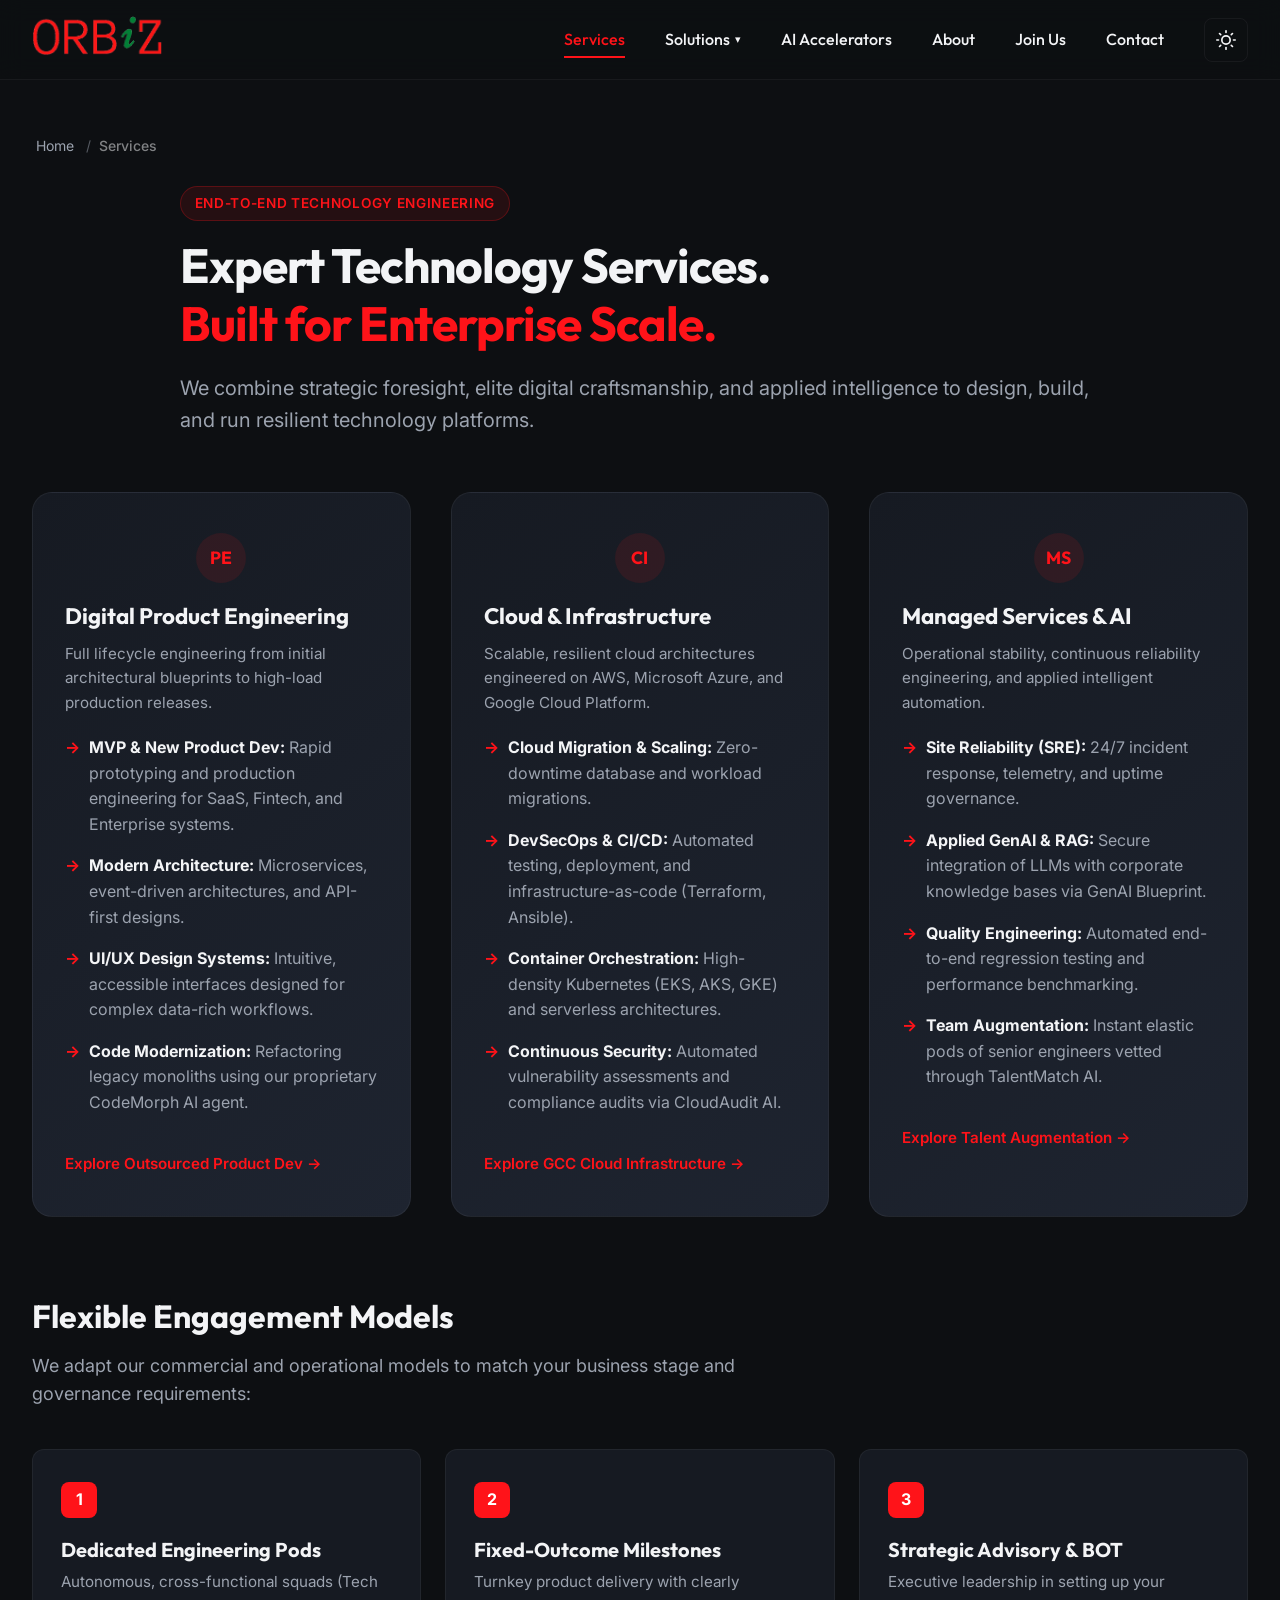
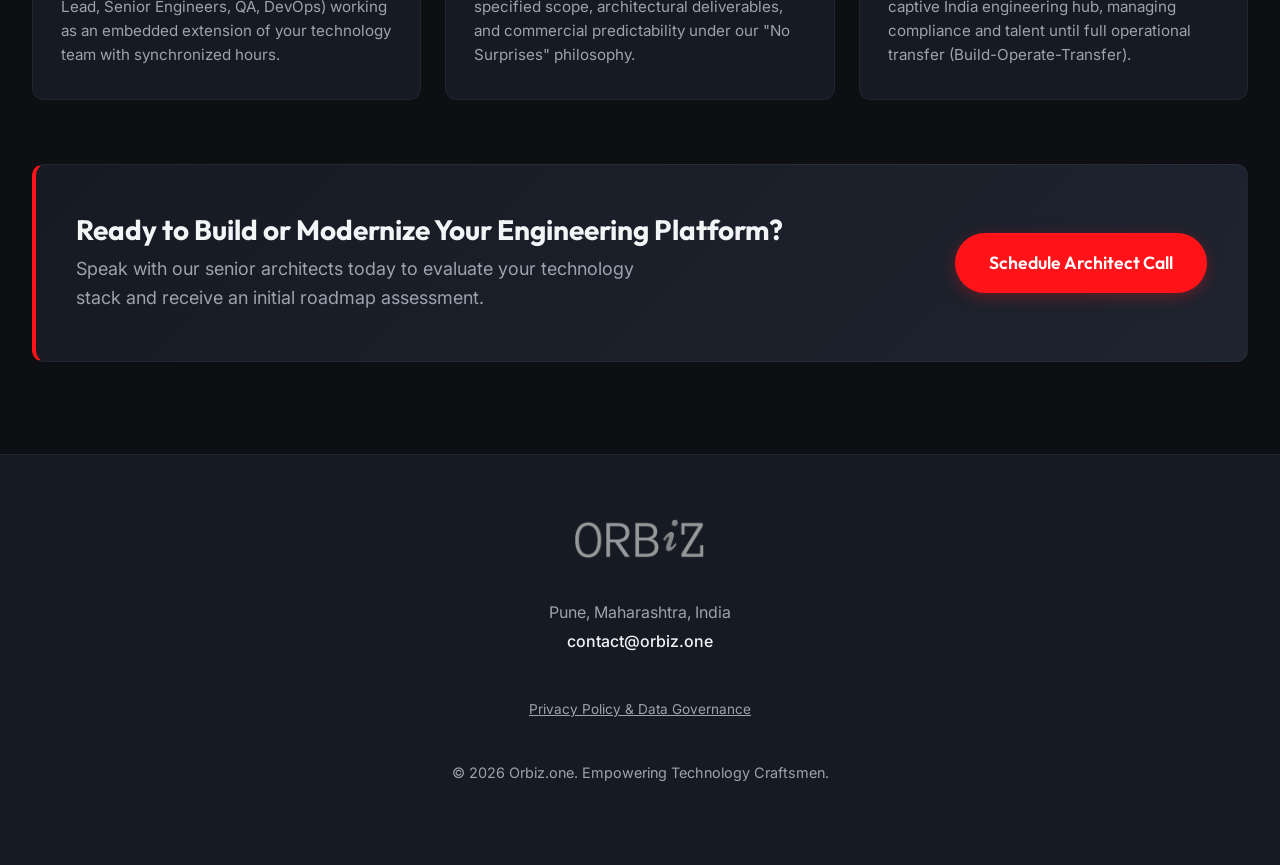
<file: services.html>
<!DOCTYPE html>
<html lang="en">

<head>
  <meta charset="UTF-8" />
  <meta name="viewport" content="width=device-width, initial-scale=1.0" />

  <!-- Google tag (gtag.js) -->
  <script async src="https://www.googletagmanager.com/gtag/js?id=G-S7HCNGBMP2"></script>
  <script>
    window.dataLayer = window.dataLayer || [];
    function gtag(){dataLayer.push(arguments);}
    gtag('js', new Date());

    gtag('config', 'G-S7HCNGBMP2');
  </script>
  <title>Expert Technology & Digital Engineering Services | Orbiz.one</title>
  <meta name="description" content="End-to-end digital product engineering, cloud infrastructure, and managed applied AI services designed for enterprise resilience and scale." />
  <meta name="keywords" content="Product Engineering, Cloud Infrastructure, Managed Services, Cloud Migration, Applied AI Services, DevOps Pune, Enterprise Software Services" />
  <link rel="canonical" href="https://orbiz.one/services.html" />

  <!-- Open Graph / Social -->
  <meta property="og:type" content="website" />
  <meta property="og:url" content="https://orbiz.one/services.html" />
  <meta property="og:title" content="Expert Technology & Digital Engineering Services | Orbiz.one" />
  <meta property="og:description" content="End-to-end digital product engineering, cloud infrastructure, and managed services designed for enterprise resilience." />
  <meta property="og:site_name" content="Orbiz.one" />
  <meta property="og:locale" content="en_US" />
  <meta property="og:image" content="https://orbiz.one/assets/images/orbiz-social-preview.png" />
  <meta property="og:image:width" content="1200" />
  <meta property="og:image:height" content="630" />
  <meta property="og:image:alt" content="Orbiz.one - Digital Engineering, Applied AI &amp; GCC Enablement" />

  <!-- Twitter -->
  <meta name="twitter:card" content="summary_large_image" />
  <meta name="twitter:title" content="Expert Technology Services | Orbiz.one" />
  <meta name="twitter:description" content="End-to-end product engineering, cloud scaling, and managed services." />
  <meta name="twitter:image" content="https://orbiz.one/assets/images/orbiz-social-preview.png" />
  <meta name="twitter:image:alt" content="Orbiz.one - Digital Engineering, Applied AI &amp; GCC Enablement" />

  <!-- Fonts -->
  <link rel="preconnect" href="https://fonts.googleapis.com">
  <link rel="preconnect" href="https://fonts.gstatic.com" crossorigin>
  <link href="https://fonts.googleapis.com/css2?family=Inter:wght@300;400;500;600&family=Outfit:wght@400;500;700;800&display=swap" rel="stylesheet">

  <link rel="stylesheet" href="assets/styles.css">

  <!-- Schema.org JSON-LD -->
  <script type="application/ld+json">
  {
    "@context": "https://schema.org",
    "@graph": [
      {
        "@type": "BreadcrumbList",
        "itemListElement": [
          {
            "@type": "ListItem",
            "position": 1,
            "name": "Home",
            "item": "https://orbiz.one/"
          },
          {
            "@type": "ListItem",
            "position": 2,
            "name": "Services",
            "item": "https://orbiz.one/services.html"
          }
        ]
      },
      {
        "@type": "Service",
        "name": "Digital Engineering & Technology Services",
        "serviceType": "Enterprise Software & Cloud Engineering",
        "provider": {
          "@type": "Organization",
          "name": "Orbiz.one",
          "url": "https://orbiz.one",
          "logo": "https://orbiz.one/assets/images/orbiz-logo.png"
        },
        "description": "End-to-end technology engineering across custom product development, cloud architecture, cybersecurity, and intelligent managed services.",
        "areaServed": "Global"
      }
    ]
  }
  </script>
</head>

<body>
  <a href="#main" class="skip-link">Skip to main content</a>

  <header id="navbar">
    <div class="container nav-container">
      <a href="index.html" class="logo">
        <img src="assets/images/orbiz-logo.png" alt="Orbiz.one Logo" width="133" height="40" />
      </a>
      <nav class="nav-links" id="navLinks" role="navigation" aria-label="Main Navigation">
        <a href="services.html" class="active" aria-current="page">Services</a>
        <div class="nav-item-dropdown">
          <a href="solutions.html" class="dropdown-toggle" role="button" aria-haspopup="true" aria-expanded="false">Solutions <span class="dropdown-arrow" aria-hidden="true">&#9662;</span></a>
          <div class="dropdown-menu">
            <a href="outsourced-product-development.html">Outsourced Product Development</a>
            <a href="talent-team-engineering.html">Talent & Team Engineering</a>
            <a href="gcc-setup-india.html">Global Capability Center (GCC)</a>
            <a href="eor-services-india.html">Employer of Record (EOR)</a>
          </div>
        </div>
        <a href="products.html">AI Accelerators</a>
        <a href="about.html">About</a>
        <a href="careers.html">Join Us</a>
        <a href="contact.html">Contact</a>
        <button id="themeToggle" class="btn-icon" aria-label="Toggle Theme">
          <svg id="moonIcon" aria-hidden="true" xmlns="http://www.w3.org/2000/svg" width="20" height="20" viewBox="0 0 24 24" fill="none"
            stroke="currentColor" stroke-width="2" stroke-linecap="round" stroke-linejoin="round">
            <path d="M21 12.79A9 9 0 1 1 11.21 3 7 7 0 0 0 21 12.79z"></path>
          </svg>
          <svg id="sunIcon" style="display:none;" aria-hidden="true" xmlns="http://www.w3.org/2000/svg" width="20" height="20"
            viewBox="0 0 24 24" fill="none" stroke="currentColor" stroke-width="2" stroke-linecap="round"
            stroke-linejoin="round">
            <circle cx="12" cy="12" r="5"></circle>
            <line x1="12" y1="1" x2="12" y2="3"></line>
            <line x1="12" y1="21" x2="12" y2="23"></line>
            <line x1="4.22" y1="4.22" x2="5.64" y2="5.64"></line>
            <line x1="18.36" y1="18.36" x2="19.78" y2="19.78"></line>
            <line x1="1" y1="12" x2="3" y2="12"></line>
            <line x1="21" y1="12" x2="23" y2="12"></line>
            <line x1="4.22" y1="19.78" x2="5.64" y2="18.36"></line>
            <line x1="18.36" y1="5.64" x2="19.78" y2="4.22"></line>
          </svg>
        </button>
      </nav>
      <button type="button" class="nav-toggle" id="mobileMenuBtn" aria-label="Toggle navigation menu" aria-expanded="false" aria-controls="navLinks"><span aria-hidden="true">&#9776;</span></button>
    </div>
  </header>

  <main id="main" tabindex="-1">
    <section id="services" style="padding-top: 130px; padding-bottom: 60px;">
      <div class="container">
        <div class="breadcrumb fade-up">
          <a href="index.html">Home</a>
          <span>/</span>
          <span class="current">Services</span>
        </div>

        <div class="hero-content fade-up" style="max-width: 920px; margin-bottom: 3.5rem;">
          <div class="badge-tag">End-to-End Technology Engineering</div>
          <h1 class="hero-title" style="font-size: 3rem; margin-bottom: 1.25rem;">
            Expert Technology Services.<br>
            <span class="text-red">Built for Enterprise Scale.</span>
          </h1>
          <p class="hero-subtitle" style="font-size: 1.25rem;">
            We combine strategic foresight, elite digital craftsmanship, and applied intelligence to design, build, and run resilient technology platforms.
          </p>
        </div>

        <!-- 3 CORE SERVICE PILLARS -->
        <h2 class="sr-only">Our Core Engineering Services</h2>
        <div class="services-grid fade-up" style="grid-template-columns: repeat(auto-fit, minmax(340px, 1fr));">
          <!-- PILLAR 1 -->
          <div class="service-card" style="padding: 2.5rem 2rem;">
            <div class="product-icon" style="width: 50px; height: 50px; font-size: 1.1rem; margin-bottom: 1.25rem;" aria-hidden="true">PE</div>
            <h3 style="font-size: 1.4rem; margin-bottom: 0.75rem;">Digital Product Engineering</h3>
            <p style="font-size: 0.95rem; line-height: 1.6; margin-bottom: 1.25rem;">
              Full lifecycle engineering from initial architectural blueprints to high-load production releases.
            </p>
            <ul class="service-list">
              <li><strong>MVP &amp; New Product Dev:</strong> Rapid prototyping and production engineering for SaaS, Fintech, and Enterprise systems.</li>
              <li><strong>Modern Architecture:</strong> Microservices, event-driven architectures, and API-first designs.</li>
              <li><strong>UI/UX Design Systems:</strong> Intuitive, accessible interfaces designed for complex data-rich workflows.</li>
              <li><strong>Code Modernization:</strong> Refactoring legacy monoliths using our proprietary CodeMorph AI agent.</li>
            </ul>
            <a href="outsourced-product-development.html" class="text-red" style="font-weight: 600; font-size: 0.95rem; display: inline-block; margin-top: 1.25rem;" aria-label="Explore Outsourced Product Development">Explore Outsourced Product Dev &rarr;</a>
          </div>

          <!-- PILLAR 2 -->
          <div class="service-card" style="padding: 2.5rem 2rem;">
            <div class="product-icon" style="width: 50px; height: 50px; font-size: 1.1rem; margin-bottom: 1.25rem;" aria-hidden="true">CI</div>
            <h3 style="font-size: 1.4rem; margin-bottom: 0.75rem;">Cloud &amp; Infrastructure</h3>
            <p style="font-size: 0.95rem; line-height: 1.6; margin-bottom: 1.25rem;">
              Scalable, resilient cloud architectures engineered on AWS, Microsoft Azure, and Google Cloud Platform.
            </p>
            <ul class="service-list">
              <li><strong>Cloud Migration &amp; Scaling:</strong> Zero-downtime database and workload migrations.</li>
              <li><strong>DevSecOps &amp; CI/CD:</strong> Automated testing, deployment, and infrastructure-as-code (Terraform, Ansible).</li>
              <li><strong>Container Orchestration:</strong> High-density Kubernetes (EKS, AKS, GKE) and serverless architectures.</li>
              <li><strong>Continuous Security:</strong> Automated vulnerability assessments and compliance audits via CloudAudit AI.</li>
            </ul>
            <a href="gcc-setup-india.html" class="text-red" style="font-weight: 600; font-size: 0.95rem; display: inline-block; margin-top: 1.25rem;" aria-label="Explore GCC Cloud Infrastructure">Explore GCC Cloud Infrastructure &rarr;</a>
          </div>

          <!-- PILLAR 3 -->
          <div class="service-card" style="padding: 2.5rem 2rem;">
            <div class="product-icon" style="width: 50px; height: 50px; font-size: 1.1rem; margin-bottom: 1.25rem;" aria-hidden="true">MS</div>
            <h3 style="font-size: 1.4rem; margin-bottom: 0.75rem;">Managed Services &amp; AI</h3>
            <p style="font-size: 0.95rem; line-height: 1.6; margin-bottom: 1.25rem;">
              Operational stability, continuous reliability engineering, and applied intelligent automation.
            </p>
            <ul class="service-list">
              <li><strong>Site Reliability (SRE):</strong> 24/7 incident response, telemetry, and uptime governance.</li>
              <li><strong>Applied GenAI &amp; RAG:</strong> Secure integration of LLMs with corporate knowledge bases via GenAI Blueprint.</li>
              <li><strong>Quality Engineering:</strong> Automated end-to-end regression testing and performance benchmarking.</li>
              <li><strong>Team Augmentation:</strong> Instant elastic pods of senior engineers vetted through TalentMatch AI.</li>
            </ul>
            <a href="talent-team-engineering.html" class="text-red" style="font-weight: 600; font-size: 0.95rem; display: inline-block; margin-top: 1.25rem;" aria-label="Explore Talent Augmentation">Explore Talent Augmentation &rarr;</a>
          </div>
        </div>

        <!-- ENGAGEMENT MODELS -->
        <div style="margin-top: 5rem;" class="fade-up">
          <h2 class="section-title" style="text-align: left; font-size: 2rem;">Flexible Engagement Models</h2>
          <p style="max-width: 800px; margin-bottom: 2.5rem;">We adapt our commercial and operational models to match your business stage and governance requirements:</p>

          <div class="process-steps">
            <div class="process-step">
              <div class="step-badge" aria-hidden="true">1</div>
              <h3 style="font-size: 1.25rem; margin-bottom: 0.5rem; font-family: var(--font-heading);">Dedicated Engineering Pods</h3>
              <p>Autonomous, cross-functional squads (Tech Lead, Senior Engineers, QA, DevOps) working as an embedded extension of your technology team with synchronized hours.</p>
            </div>
            <div class="process-step">
              <div class="step-badge" aria-hidden="true">2</div>
              <h3 style="font-size: 1.25rem; margin-bottom: 0.5rem; font-family: var(--font-heading);">Fixed-Outcome Milestones</h3>
              <p>Turnkey product delivery with clearly specified scope, architectural deliverables, and commercial predictability under our "No Surprises" philosophy.</p>
            </div>
            <div class="process-step">
              <div class="step-badge" aria-hidden="true">3</div>
              <h3 style="font-size: 1.25rem; margin-bottom: 0.5rem; font-family: var(--font-heading);">Strategic Advisory &amp; BOT</h3>
              <p>Executive leadership in setting up your captive India engineering hub, managing compliance and talent until full operational transfer (Build-Operate-Transfer).</p>
            </div>
          </div>
        </div>

        <!-- CTA BANNER -->
        <div class="cta-banner fade-up">
          <div class="cta-banner-content">
            <h2 style="font-size: 1.75rem; margin-bottom: 0.5rem; font-family: var(--font-heading);">Ready to Build or Modernize Your Engineering Platform?</h2>
            <p>Speak with our senior architects today to evaluate your technology stack and receive an initial roadmap assessment.</p>
          </div>
          <div class="cta-banner-actions">
            <a href="mailto:contact@orbiz.one?subject=Services%20Inquiry" class="btn btn-primary">Schedule Architect Call</a>
          </div>
        </div>

      </div>
    </section>

  </main>

  <footer>
    <div class="container footer-content">
      <a href="index.html" class="footer-logo">
        <img src="assets/images/orbiz-logo.png" alt="Orbiz.one Logo" width="133" height="40" loading="lazy" decoding="async" />
      </a>
      <div style="text-align: center; color: var(--text-muted); line-height: 1.8;">
        Pune, Maharashtra, India<br>
        <a href="mailto:contact@orbiz.one" style="color: var(--text-main); font-weight: 500; transition: color 0.3s;"
          onmouseover="this.style.color='var(--brand-red)'"
          onmouseout="this.style.color='var(--text-main)'">contact@orbiz.one</a>
      </div>
      <div style="text-align: center; margin: 0.5rem 0;">
        <a href="privacy.html" style="color: var(--text-muted); font-size: 0.85rem; text-decoration: underline;">Privacy Policy &amp; Data Governance</a>
      </div>
      <p class="footer-bottom" style="margin-top: 0;">&copy; 2026 Orbiz.one. Empowering Technology Craftsmen.</p>
    </div>
  </footer>

  <script src="assets/script.js"></script>
</body>

</html>
</file>
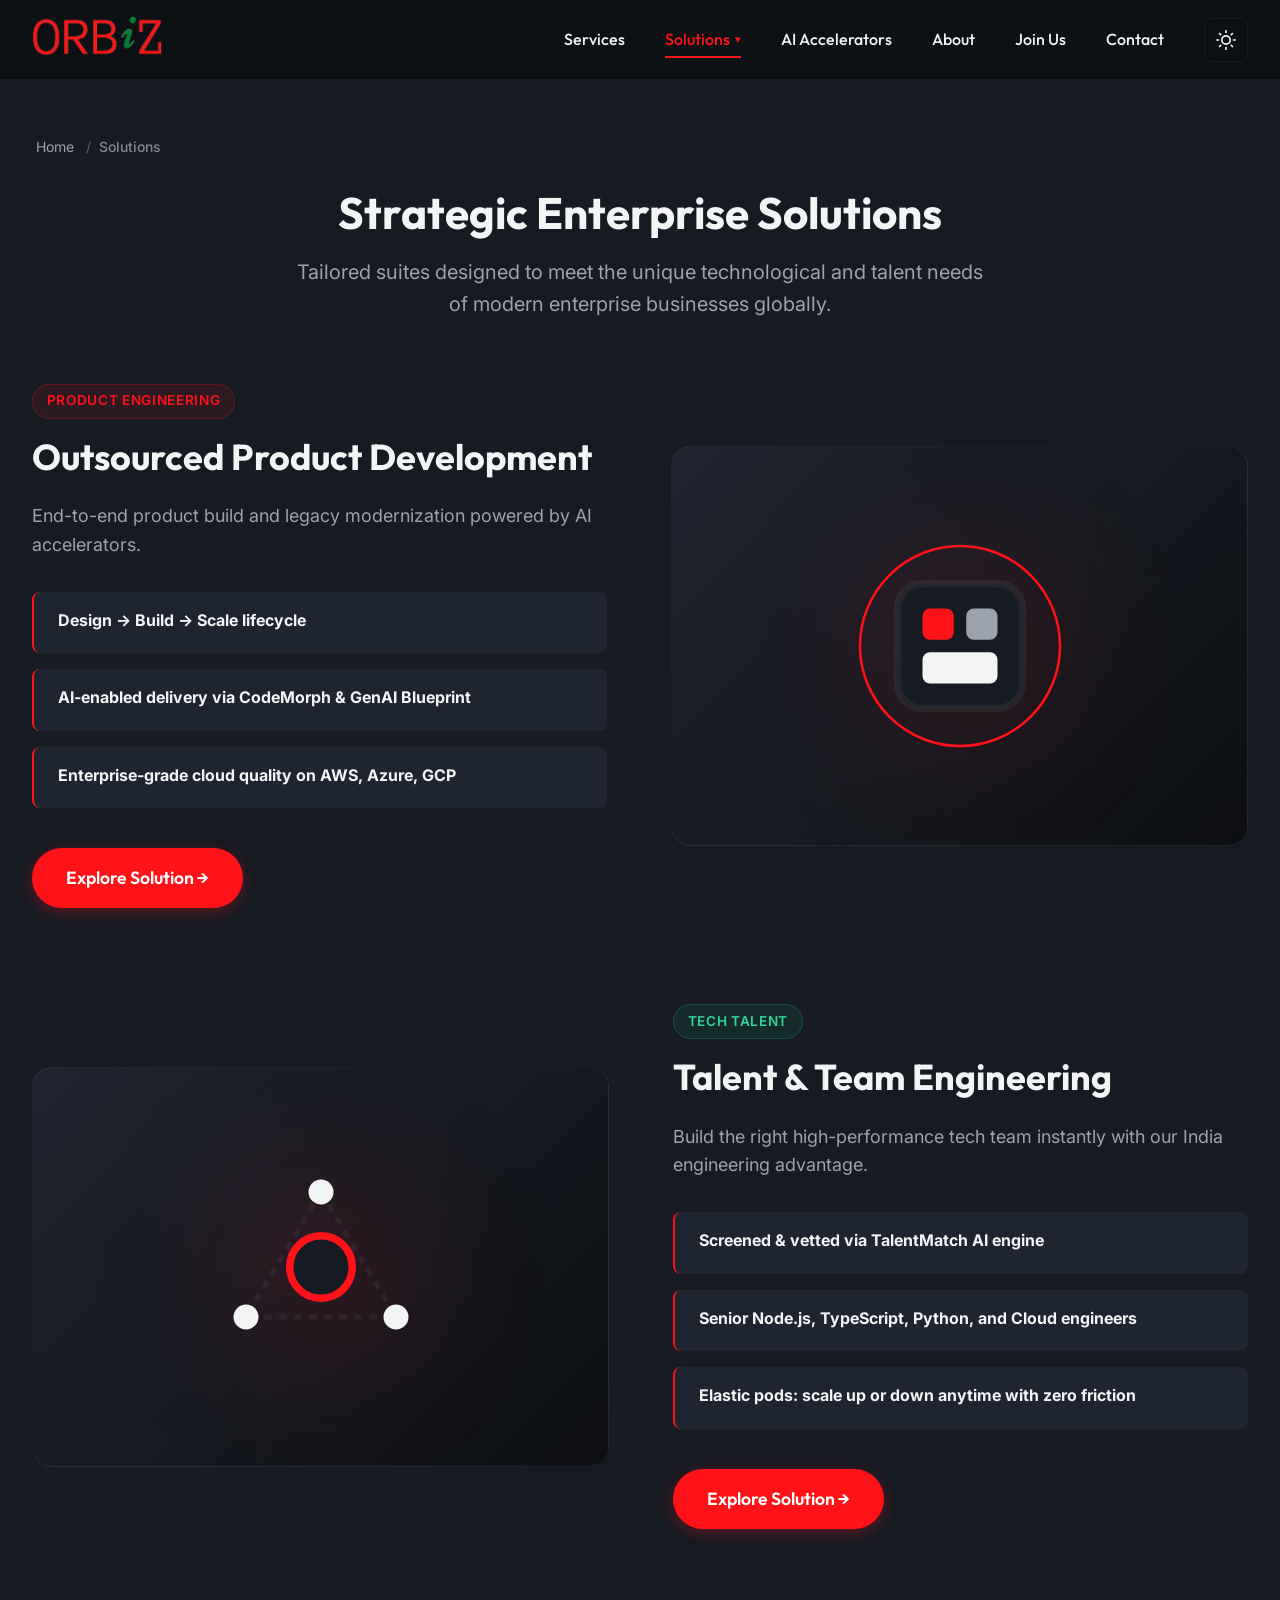
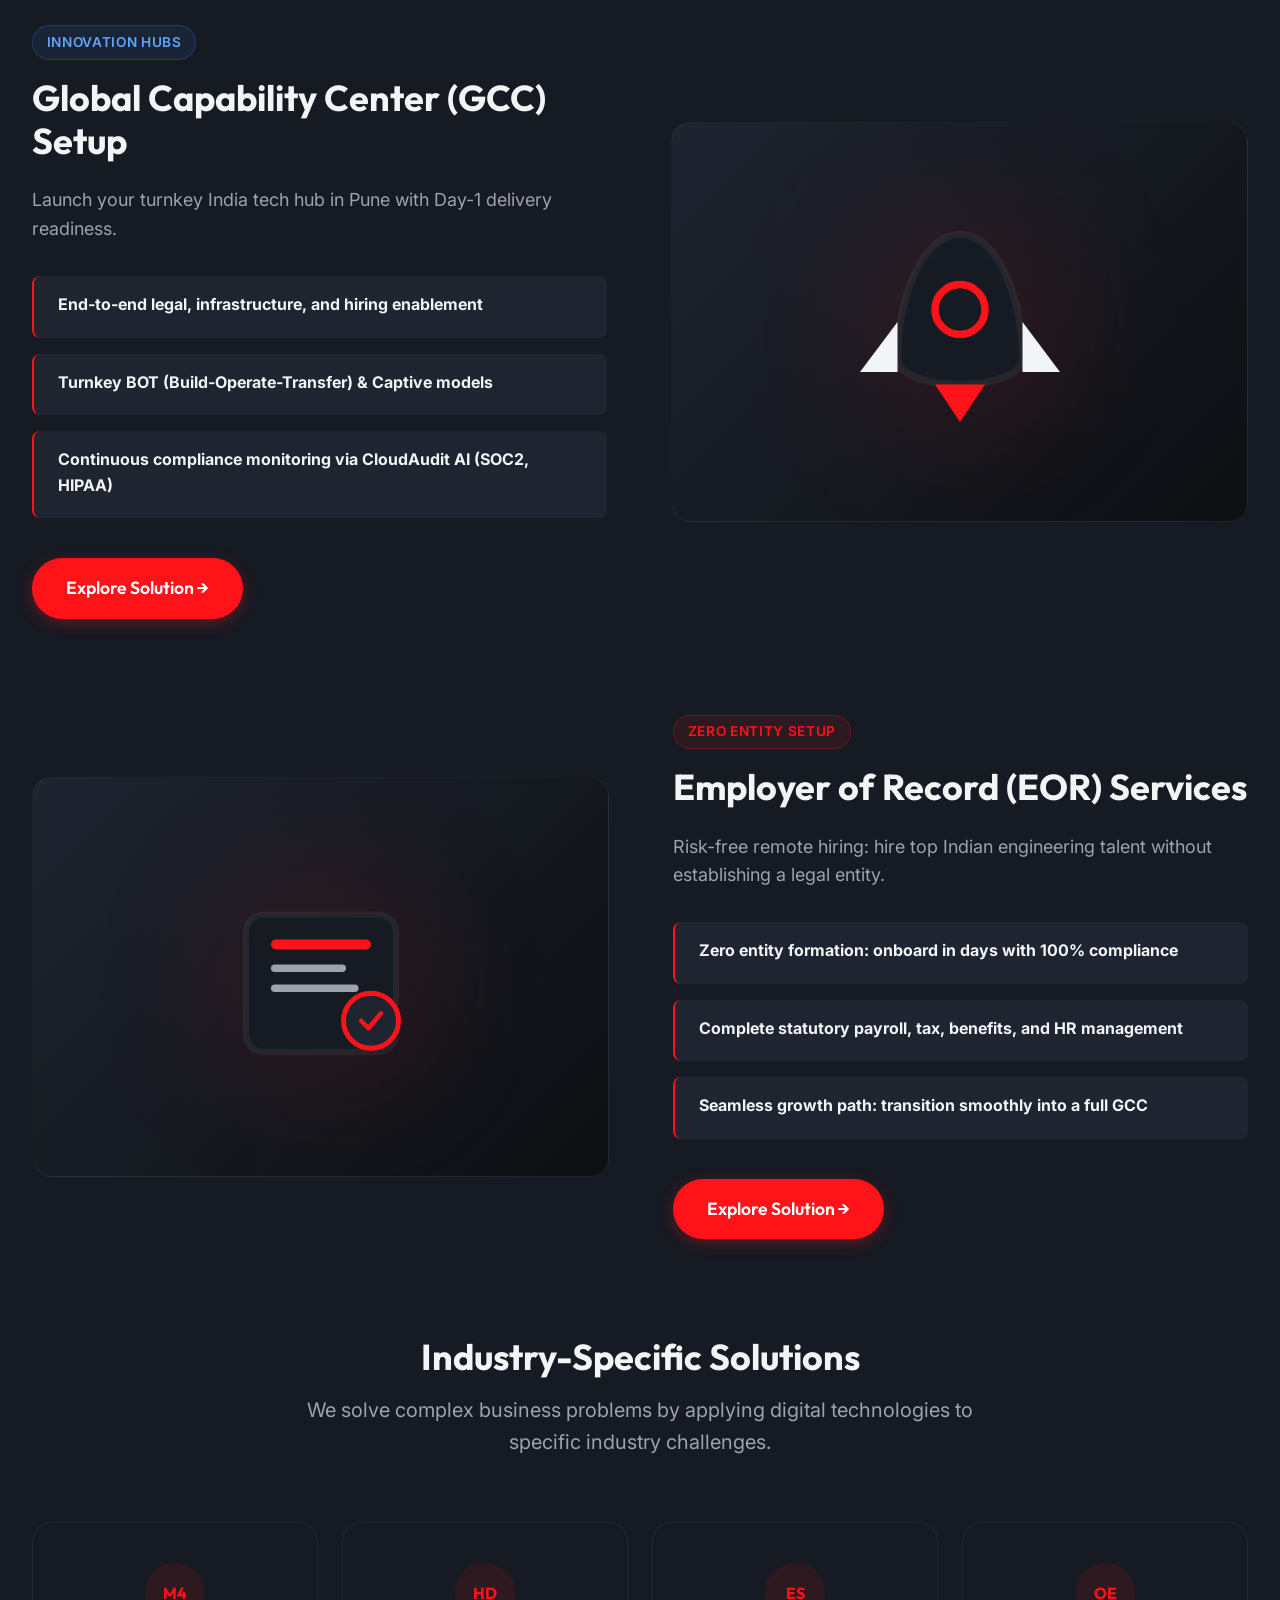
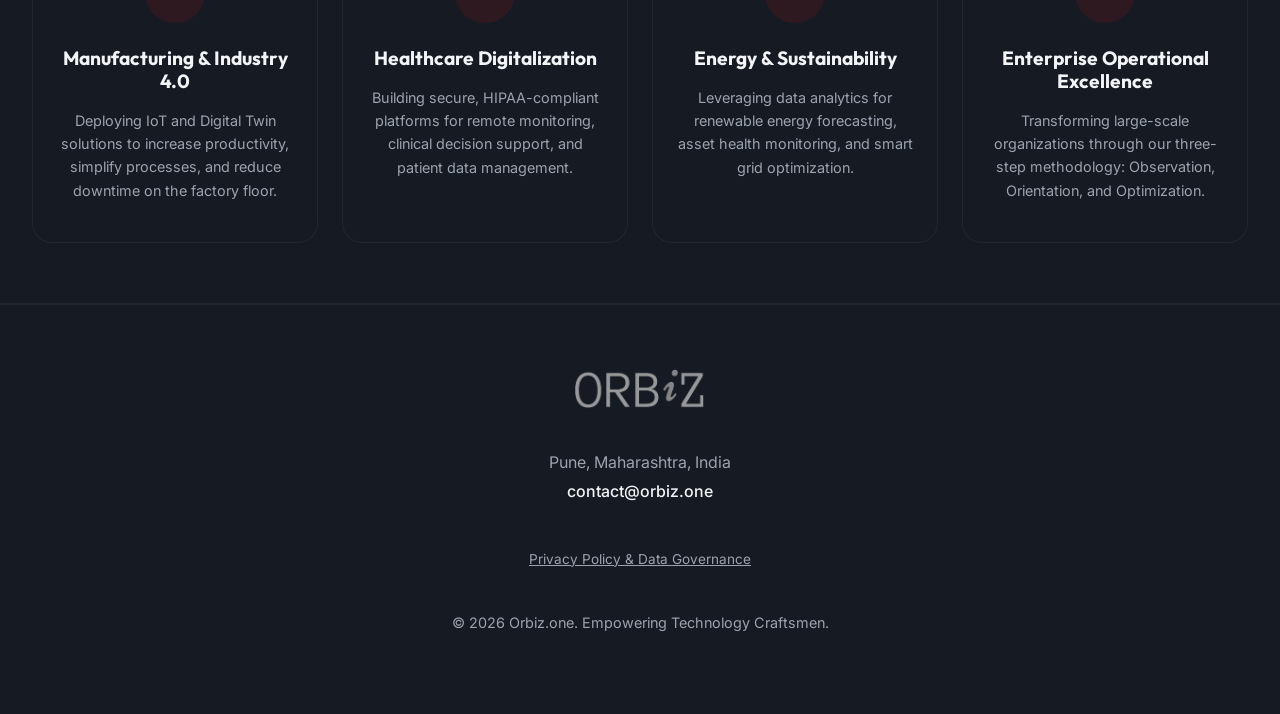
<file: solutions.html>
<!DOCTYPE html>
<html lang="en">

<head>
  <meta charset="UTF-8" />
  <meta name="viewport" content="width=device-width, initial-scale=1.0" />

  <!-- Google tag (gtag.js) -->
  <script async src="https://www.googletagmanager.com/gtag/js?id=G-S7HCNGBMP2"></script>
  <script>
    window.dataLayer = window.dataLayer || [];
    function gtag(){dataLayer.push(arguments);}
    gtag('js', new Date());

    gtag('config', 'G-S7HCNGBMP2');
  </script>
  <title>Strategic Enterprise Solutions | Orbiz.one</title>
  <meta name="description" content="Strategic enterprise solutions: Outsourced Product Development, Talent & Team Engineering, Global Capability Center (GCC) Setup, and Employer of Record (EOR) in India." />
  <meta name="keywords" content="Outsourced Product Development, Talent Engineering, GCC Setup India, Employer of Record India, Enterprise Solutions Pune" />
  <link rel="canonical" href="https://orbiz.one/solutions.html" />

  <!-- Open Graph / Social -->
  <meta property="og:type" content="website" />
  <meta property="og:url" content="https://orbiz.one/solutions.html" />
  <meta property="og:title" content="Strategic Enterprise Solutions | Orbiz.one" />
  <meta property="og:description" content="Strategic solutions tailored to the technology and talent needs of modern enterprises: product development, talent engineering, GCC setup, and EOR services." />
  <meta property="og:site_name" content="Orbiz.one" />
  <meta property="og:locale" content="en_US" />
  <meta property="og:image" content="https://orbiz.one/assets/images/orbiz-social-preview.png" />
  <meta property="og:image:width" content="1200" />
  <meta property="og:image:height" content="630" />
  <meta property="og:image:alt" content="Orbiz.one - Digital Engineering, Applied AI &amp; GCC Enablement" />

  <!-- Twitter -->
  <meta name="twitter:card" content="summary_large_image" />
  <meta name="twitter:title" content="Strategic Enterprise Solutions | Orbiz.one" />
  <meta name="twitter:description" content="Strategic solutions tailored to the technology and talent needs of modern enterprises globally." />
  <meta name="twitter:image" content="https://orbiz.one/assets/images/orbiz-social-preview.png" />
  <meta name="twitter:image:alt" content="Orbiz.one - Digital Engineering, Applied AI &amp; GCC Enablement" />

  <!-- Fonts -->
  <link rel="preconnect" href="https://fonts.googleapis.com">
  <link rel="preconnect" href="https://fonts.gstatic.com" crossorigin>
  <link href="https://fonts.googleapis.com/css2?family=Inter:wght@300;400;500;600&family=Outfit:wght@400;500;700;800&display=swap" rel="stylesheet">

  <link rel="stylesheet" href="assets/styles.css">

  <!-- Schema.org JSON-LD -->
  <script type="application/ld+json">
  {
    "@context": "https://schema.org",
    "@graph": [
      {
        "@type": "BreadcrumbList",
        "itemListElement": [
          {
            "@type": "ListItem",
            "position": 1,
            "name": "Home",
            "item": "https://orbiz.one/"
          },
          {
            "@type": "ListItem",
            "position": 2,
            "name": "Solutions",
            "item": "https://orbiz.one/solutions.html"
          }
        ]
      },
      {
        "@type": "ItemList",
        "name": "Strategic Enterprise Solutions by Orbiz.one",
        "itemListElement": [
          {
            "@type": "ListItem",
            "position": 1,
            "name": "Outsourced Product Development",
            "url": "https://orbiz.one/outsourced-product-development.html"
          },
          {
            "@type": "ListItem",
            "position": 2,
            "name": "Talent & Team Engineering",
            "url": "https://orbiz.one/talent-team-engineering.html"
          },
          {
            "@type": "ListItem",
            "position": 3,
            "name": "Global Capability Centre (GCC) Setup",
            "url": "https://orbiz.one/gcc-setup-india.html"
          },
          {
            "@type": "ListItem",
            "position": 4,
            "name": "Employer of Record (EOR) Services",
            "url": "https://orbiz.one/eor-services-india.html"
          }
        ]
      }
    ]
  }
  </script>
</head>

<body>
  <a href="#main" class="skip-link">Skip to main content</a>

  <header id="navbar">
    <div class="container nav-container">
      <a href="index.html" class="logo">
        <img src="assets/images/orbiz-logo.png" alt="Orbiz.one Logo" width="133" height="40" />
      </a>
      <nav class="nav-links" id="navLinks" role="navigation" aria-label="Main Navigation">
        <a href="services.html">Services</a>
        <div class="nav-item-dropdown">
          <a href="solutions.html" class="dropdown-toggle active" aria-current="page" role="button" aria-haspopup="true" aria-expanded="false">Solutions <span class="dropdown-arrow" aria-hidden="true">&#9662;</span></a>
          <div class="dropdown-menu">
            <a href="outsourced-product-development.html">Outsourced Product Development</a>
            <a href="talent-team-engineering.html">Talent & Team Engineering</a>
            <a href="gcc-setup-india.html">Global Capability Center (GCC)</a>
            <a href="eor-services-india.html">Employer of Record (EOR)</a>
          </div>
        </div>
        <a href="products.html">AI Accelerators</a>
        <a href="about.html">About</a>
        <a href="careers.html">Join Us</a>
        <a href="contact.html">Contact</a>
        <button id="themeToggle" class="btn-icon" aria-label="Toggle Theme">
          <svg id="moonIcon" aria-hidden="true" xmlns="http://www.w3.org/2000/svg" width="20" height="20" viewBox="0 0 24 24" fill="none"
            stroke="currentColor" stroke-width="2" stroke-linecap="round" stroke-linejoin="round">
            <path d="M21 12.79A9 9 0 1 1 11.21 3 7 7 0 0 0 21 12.79z"></path>
          </svg>
          <svg id="sunIcon" style="display:none;" aria-hidden="true" xmlns="http://www.w3.org/2000/svg" width="20" height="20"
            viewBox="0 0 24 24" fill="none" stroke="currentColor" stroke-width="2" stroke-linecap="round"
            stroke-linejoin="round">
            <circle cx="12" cy="12" r="5"></circle>
            <line x1="12" y1="1" x2="12" y2="3"></line>
            <line x1="12" y1="21" x2="12" y2="23"></line>
            <line x1="4.22" y1="4.22" x2="5.64" y2="5.64"></line>
            <line x1="18.36" y1="18.36" x2="19.78" y2="19.78"></line>
            <line x1="1" y1="12" x2="3" y2="12"></line>
            <line x1="21" y1="12" x2="23" y2="12"></line>
            <line x1="4.22" y1="19.78" x2="5.64" y2="18.36"></line>
            <line x1="18.36" y1="5.64" x2="19.78" y2="4.22"></line>
          </svg>
        </button>
      </nav>
      <button type="button" class="nav-toggle" id="mobileMenuBtn" aria-label="Toggle navigation menu" aria-expanded="false" aria-controls="navLinks"><span aria-hidden="true">&#9776;</span></button>
    </div>
  </header>

  <main id="main" tabindex="-1">
    <section id="solutions" style="padding-top: 130px; padding-bottom: 60px;">
      <div class="container">
        <div class="breadcrumb fade-up">
          <a href="index.html">Home</a>
          <span>/</span>
          <span class="current">Solutions</span>
        </div>

        <h1 class="section-title fade-up" style="font-size: 2.75rem;">Strategic Enterprise Solutions</h1>
        <p class="section-subtitle fade-up">Tailored suites designed to meet the unique technological and talent needs
          of modern enterprise businesses globally.</p>

        <!-- SOLUTION 1 -->
        <h2 class="sr-only">Core Strategic Solutions</h2>
        <div class="solution-item fade-up">
          <div class="solution-content">
            <div class="badge-tag">Product Engineering</div>
            <h3>Outsourced Product Development</h3>
            <p>End-to-end product build and legacy modernization powered by AI accelerators.</p>
            <ul class="solution-features">
              <li><strong>Design &rarr; Build &rarr; Scale lifecycle</strong></li>
              <li><strong>AI-enabled delivery via CodeMorph &amp; GenAI Blueprint</strong></li>
              <li><strong>Enterprise-grade cloud quality on AWS, Azure, GCP</strong></li>
            </ul>
            <a href="outsourced-product-development.html" class="btn btn-primary" style="margin-top: 1.5rem; display: inline-block;" aria-label="Explore Outsourced Product Development Solution">Explore Solution &rarr;</a>
          </div>
          <div class="solution-visual">
            <svg aria-hidden="true" role="img" width="250" height="250" viewBox="0 0 200 200" xmlns="http://www.w3.org/2000/svg" style="z-index: 2;">
              <style>
                @keyframes float {
                  0% { transform: translateY(0px); }
                  50% { transform: translateY(-15px); }
                  100% { transform: translateY(0px); }
                }
                @keyframes pulse-ring {
                  0% { opacity: 0; transform: scale(0.8); }
                  50% { opacity: 0.5; }
                  100% { opacity: 0; transform: scale(1.5); }
                }
                .g-float { animation: float 6s ease-in-out infinite; transform-origin: center; }
                .g-pulse { transform-origin: center; animation: pulse-ring 4s cubic-bezier(0.215, 0.61, 0.355, 1) infinite; }
              </style>
              <circle cx="100" cy="100" r="80" fill="none" stroke="var(--brand-red)" stroke-width="2" class="g-pulse" />
              <g class="g-float">
                <rect x="50" y="50" width="100" height="100" rx="20" fill="var(--surface-color-1)" stroke="var(--border-color)" stroke-width="6" />
                <rect x="70" y="70" width="25" height="25" rx="6" fill="var(--brand-red)" />
                <rect x="105" y="70" width="25" height="25" rx="6" fill="var(--text-muted)" />
                <rect x="70" y="105" width="60" height="25" rx="6" fill="var(--text-main)" />
              </g>
            </svg>
          </div>
        </div>

        <!-- SOLUTION 2 -->
        <div class="solution-item fade-up">
          <div class="solution-content">
            <div class="badge-tag badge-green">Tech Talent</div>
            <h3>Talent &amp; Team Engineering</h3>
            <p>Build the right high-performance tech team instantly with our India engineering advantage.</p>
            <ul class="solution-features">
              <li><strong>Screened &amp; vetted via TalentMatch AI engine</strong></li>
              <li><strong>Senior Node.js, TypeScript, Python, and Cloud engineers</strong></li>
              <li><strong>Elastic pods: scale up or down anytime with zero friction</strong></li>
            </ul>
            <a href="talent-team-engineering.html" class="btn btn-primary" style="margin-top: 1.5rem; display: inline-block;" aria-label="Explore Talent &amp; Team Engineering Solution">Explore Solution &rarr;</a>
          </div>
          <div class="solution-visual">
            <svg aria-hidden="true" role="img" width="250" height="250" viewBox="0 0 200 200" xmlns="http://www.w3.org/2000/svg" style="z-index: 2;">
              <style>
                @keyframes node-pulse {
                  0% { r: 10; fill: var(--text-main); }
                  50% { r: 15; fill: var(--brand-red); }
                  100% { r: 10; fill: var(--text-main); }
                }
                @keyframes dash {
                  0% { stroke-dashoffset: 20; }
                  100% { stroke-dashoffset: 0; }
                }
                .n1 { animation: node-pulse 3s infinite 0s; transform-origin: center; }
                .n2 { animation: node-pulse 3s infinite 1s; transform-origin: center; }
                .n3 { animation: node-pulse 3s infinite 2s; transform-origin: center; }
                .link { stroke-dasharray: 6, 6; animation: dash 2s linear infinite; }
              </style>
              <path d="M100 40 L160 140 L40 140 Z" fill="none" stroke="var(--border-color)" stroke-width="4" class="link" />
              <circle cx="100" cy="40" r="10" fill="var(--text-main)" class="n1" />
              <circle cx="160" cy="140" r="10" fill="var(--text-main)" class="n2" />
              <circle cx="40" cy="140" r="10" fill="var(--text-main)" class="n3" />
              <circle cx="100" cy="100" r="25" fill="var(--surface-color-1)" stroke="var(--brand-red)" stroke-width="6" />
            </svg>
          </div>
        </div>

        <!-- SOLUTION 3 -->
        <div class="solution-item fade-up">
          <div class="solution-content">
            <div class="badge-tag badge-blue">Innovation Hubs</div>
            <h3>Global Capability Center (GCC) Setup</h3>
            <p>Launch your turnkey India tech hub in Pune with Day-1 delivery readiness.</p>
            <ul class="solution-features">
              <li><strong>End-to-end legal, infrastructure, and hiring enablement</strong></li>
              <li><strong>Turnkey BOT (Build-Operate-Transfer) &amp; Captive models</strong></li>
              <li><strong>Continuous compliance monitoring via CloudAudit AI (SOC2, HIPAA)</strong></li>
            </ul>
            <a href="gcc-setup-india.html" class="btn btn-primary" style="margin-top: 1.5rem; display: inline-block;" aria-label="Explore Global Capability Center Setup Solution">Explore Solution &rarr;</a>
          </div>
          <div class="solution-visual">
            <svg aria-hidden="true" role="img" width="250" height="250" viewBox="0 0 200 200" xmlns="http://www.w3.org/2000/svg" style="z-index: 2;">
              <style>
                @keyframes launch {
                  0% { transform: translate(0px, 0px); }
                  50% { transform: translate(5px, -15px); }
                  100% { transform: translate(0px, 0px); }
                }
                @keyframes exhaust {
                  0% { transform: scale(1); opacity: 0.8; }
                  100% { transform: scale(1.5) translateY(10px); opacity: 0; }
                }
                .rocket { animation: launch 3s ease-in-out infinite; }
                .flame { animation: exhaust 0.4s ease-out infinite alternate; transform-origin: center bottom; }
              </style>
              <g class="rocket">
                <path d="M100 30 C130 30 150 80 150 130 C150 140 130 150 100 150 C70 150 50 140 50 130 C50 80 70 30 100 30 Z"
                  fill="var(--surface-color-1)" stroke="var(--border-color)" stroke-width="6" />
                <circle cx="100" cy="90" r="20" fill="transparent" stroke="var(--brand-red)" stroke-width="6" />
                <path d="M50 100 L20 140 L50 140 Z" fill="var(--text-main)" />
                <path d="M150 100 L180 140 L150 140 Z" fill="var(--text-main)" />
                <path d="M80 150 L100 180 L120 150 Z" fill="var(--brand-red)" class="flame" />
              </g>
            </svg>
          </div>
        </div>

        <!-- SOLUTION 4: EOR SERVICES -->
        <div class="solution-item fade-up">
          <div class="solution-content">
            <div class="badge-tag">Zero Entity Setup</div>
            <h3>Employer of Record (EOR) Services</h3>
            <p>Risk-free remote hiring: hire top Indian engineering talent without establishing a legal entity.</p>
            <ul class="solution-features">
              <li><strong>Zero entity formation: onboard in days with 100% compliance</strong></li>
              <li><strong>Complete statutory payroll, tax, benefits, and HR management</strong></li>
              <li><strong>Seamless growth path: transition smoothly into a full GCC</strong></li>
            </ul>
            <a href="eor-services-india.html" class="btn btn-primary" style="margin-top: 1.5rem; display: inline-block;" aria-label="Explore Employer of Record Services Solution">Explore Solution &rarr;</a>
          </div>
          <div class="solution-visual">
            <svg aria-hidden="true" role="img" width="250" height="250" viewBox="0 0 200 200" xmlns="http://www.w3.org/2000/svg" style="z-index: 2;">
              <rect x="40" y="50" width="120" height="110" rx="14" fill="var(--surface-color-1)" stroke="var(--border-color)" stroke-width="5" />
              <rect x="60" y="70" width="80" height="8" rx="4" fill="var(--brand-red)" />
              <rect x="60" y="90" width="60" height="6" rx="3" fill="var(--text-muted)" />
              <rect x="60" y="106" width="70" height="6" rx="3" fill="var(--text-muted)" />
              <circle cx="140" cy="135" r="22" fill="var(--surface-color-2)" stroke="var(--brand-red)" stroke-width="4" />
              <path d="M132 135 L138 141 L148 129" fill="none" stroke="var(--brand-red)" stroke-width="3.5" stroke-linecap="round" stroke-linejoin="round" />
            </svg>
          </div>
        </div>

        <!-- INDUSTRY SPECIFIC SOLUTIONS -->
        <div style="margin-top: 6rem;">
          <h2 class="section-title fade-up" style="margin-top: 2rem;">Industry-Specific Solutions</h2>
          <p class="section-subtitle fade-up">We solve complex business problems by applying digital technologies to
            specific industry challenges.</p>
          <div class="four-col-grid fade-up">
            <div class="product-card" style="padding: 2.5rem 1.5rem;">
              <div class="product-icon" style="font-size: 1rem; width: 60px; height: 60px; margin-bottom: 1.5rem;" aria-hidden="true">M4</div>
              <h3 style="font-size: 1.2rem; margin-bottom: 1rem;">Manufacturing &amp; Industry 4.0</h3>
              <p style="font-size: 0.9rem; margin-bottom: 0;">Deploying IoT and Digital Twin solutions to increase
                productivity, simplify processes, and reduce downtime on the factory floor.</p>
            </div>
            <div class="product-card" style="padding: 2.5rem 1.5rem;">
              <div class="product-icon" style="font-size: 1rem; width: 60px; height: 60px; margin-bottom: 1.5rem;" aria-hidden="true">HD</div>
              <h3 style="font-size: 1.2rem; margin-bottom: 1rem;">Healthcare Digitalization</h3>
              <p style="font-size: 0.9rem; margin-bottom: 0;">Building secure, HIPAA-compliant platforms for remote
                monitoring, clinical decision support, and patient data management.</p>
            </div>
            <div class="product-card" style="padding: 2.5rem 1.5rem;">
              <div class="product-icon" style="font-size: 1rem; width: 60px; height: 60px; margin-bottom: 1.5rem;" aria-hidden="true">ES</div>
              <h3 style="font-size: 1.2rem; margin-bottom: 1rem;">Energy &amp; Sustainability</h3>
              <p style="font-size: 0.9rem; margin-bottom: 0;">Leveraging data analytics for renewable energy
                forecasting, asset health monitoring, and smart grid optimization.</p>
            </div>
            <div class="product-card" style="padding: 2.5rem 1.5rem;">
              <div class="product-icon" style="font-size: 1rem; width: 60px; height: 60px; margin-bottom: 1.5rem;" aria-hidden="true">OE</div>
              <h3 style="font-size: 1.2rem; margin-bottom: 1rem;">Enterprise Operational Excellence</h3>
              <p style="font-size: 0.9rem; margin-bottom: 0;">Transforming large-scale organizations through our
                three-step methodology: Observation, Orientation, and Optimization.</p>
            </div>
          </div>
        </div>

      </div>
    </section>

  </main>

  <footer>
    <div class="container footer-content">
      <a href="index.html" class="footer-logo">
        <img src="assets/images/orbiz-logo.png" alt="Orbiz.one Logo" width="133" height="40" loading="lazy" decoding="async" />
      </a>
      <div style="text-align: center; color: var(--text-muted); line-height: 1.8;">
        Pune, Maharashtra, India<br>
        <a href="mailto:contact@orbiz.one" style="color: var(--text-main); font-weight: 500; transition: color 0.3s;"
          onmouseover="this.style.color='var(--brand-red)'"
          onmouseout="this.style.color='var(--text-main)'">contact@orbiz.one</a>
      </div>
      <div style="text-align: center; margin: 0.5rem 0;">
        <a href="privacy.html" style="color: var(--text-muted); font-size: 0.85rem; text-decoration: underline;">Privacy Policy &amp; Data Governance</a>
      </div>
      <p class="footer-bottom" style="margin-top: 0;">&copy; 2026 Orbiz.one. Empowering Technology Craftsmen.</p>
    </div>
  </footer>

  <script src="assets/script.js"></script>
</body>

</html>
</file>
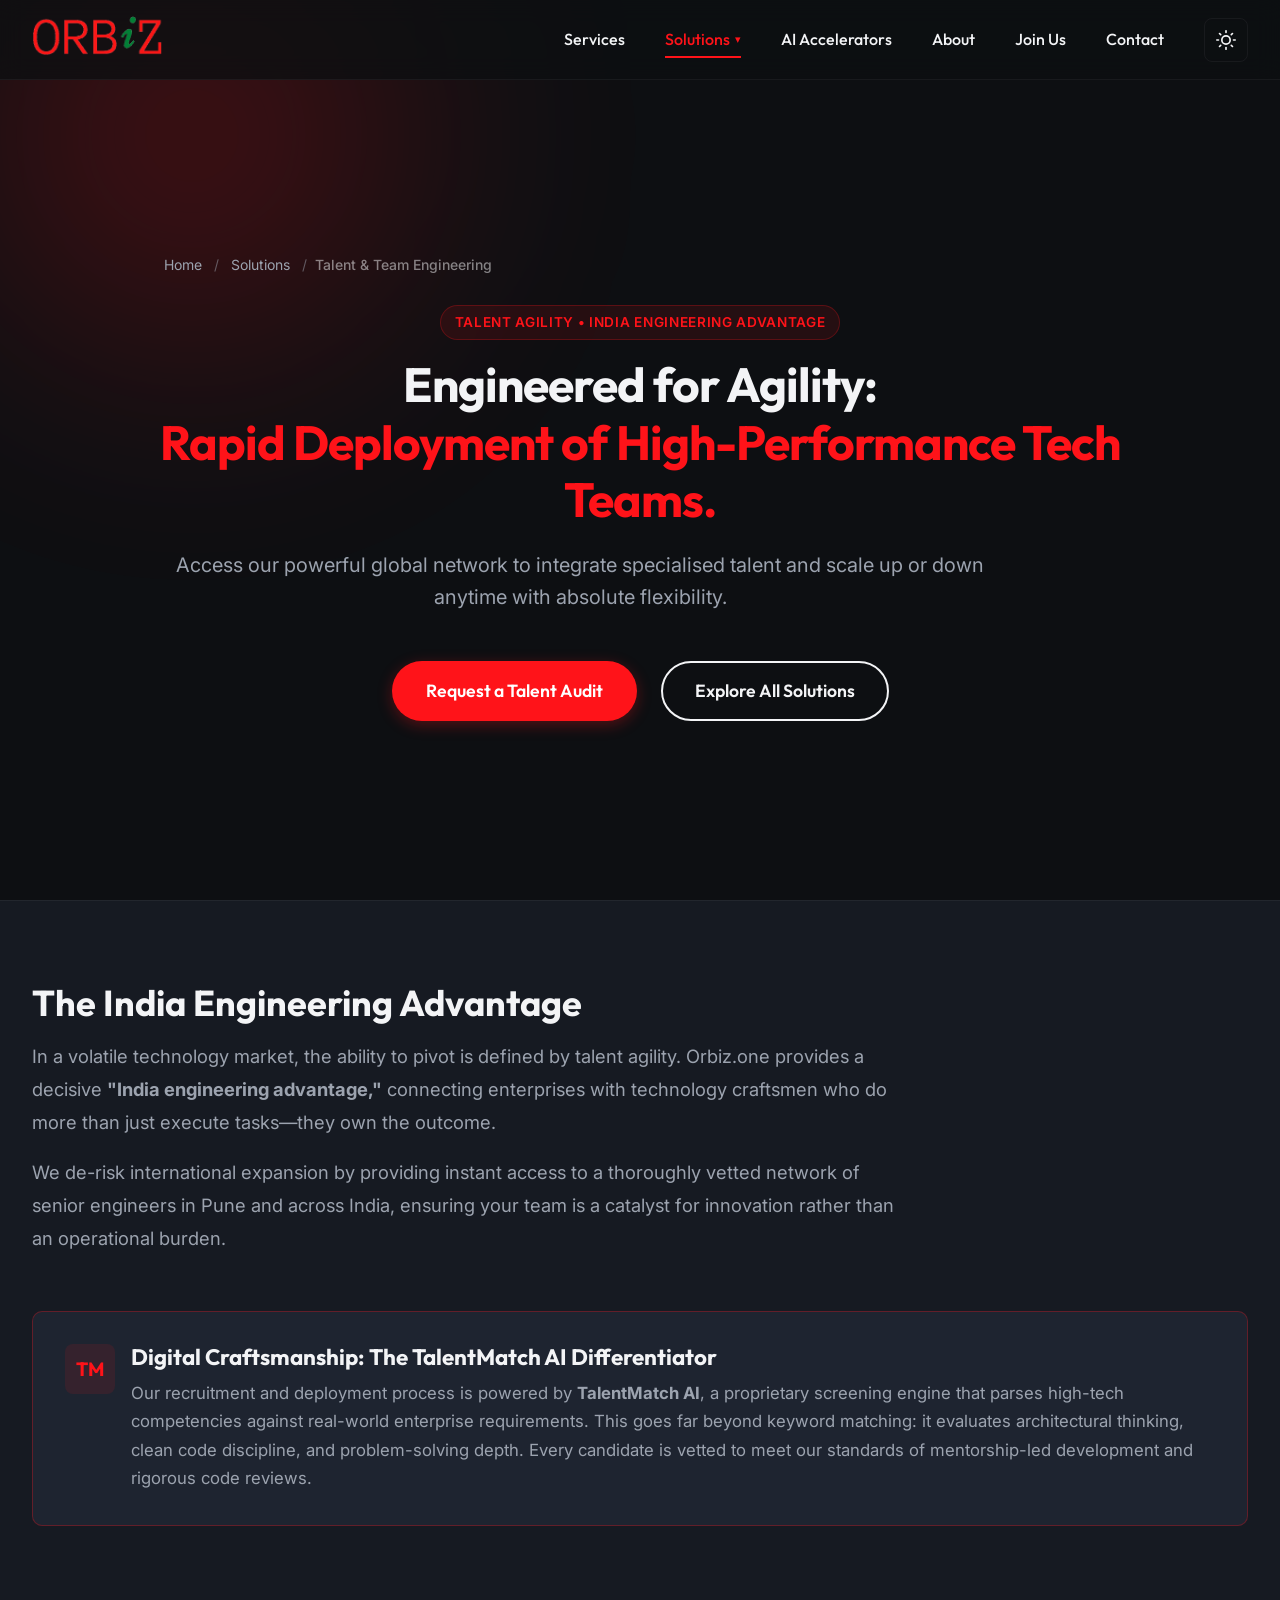
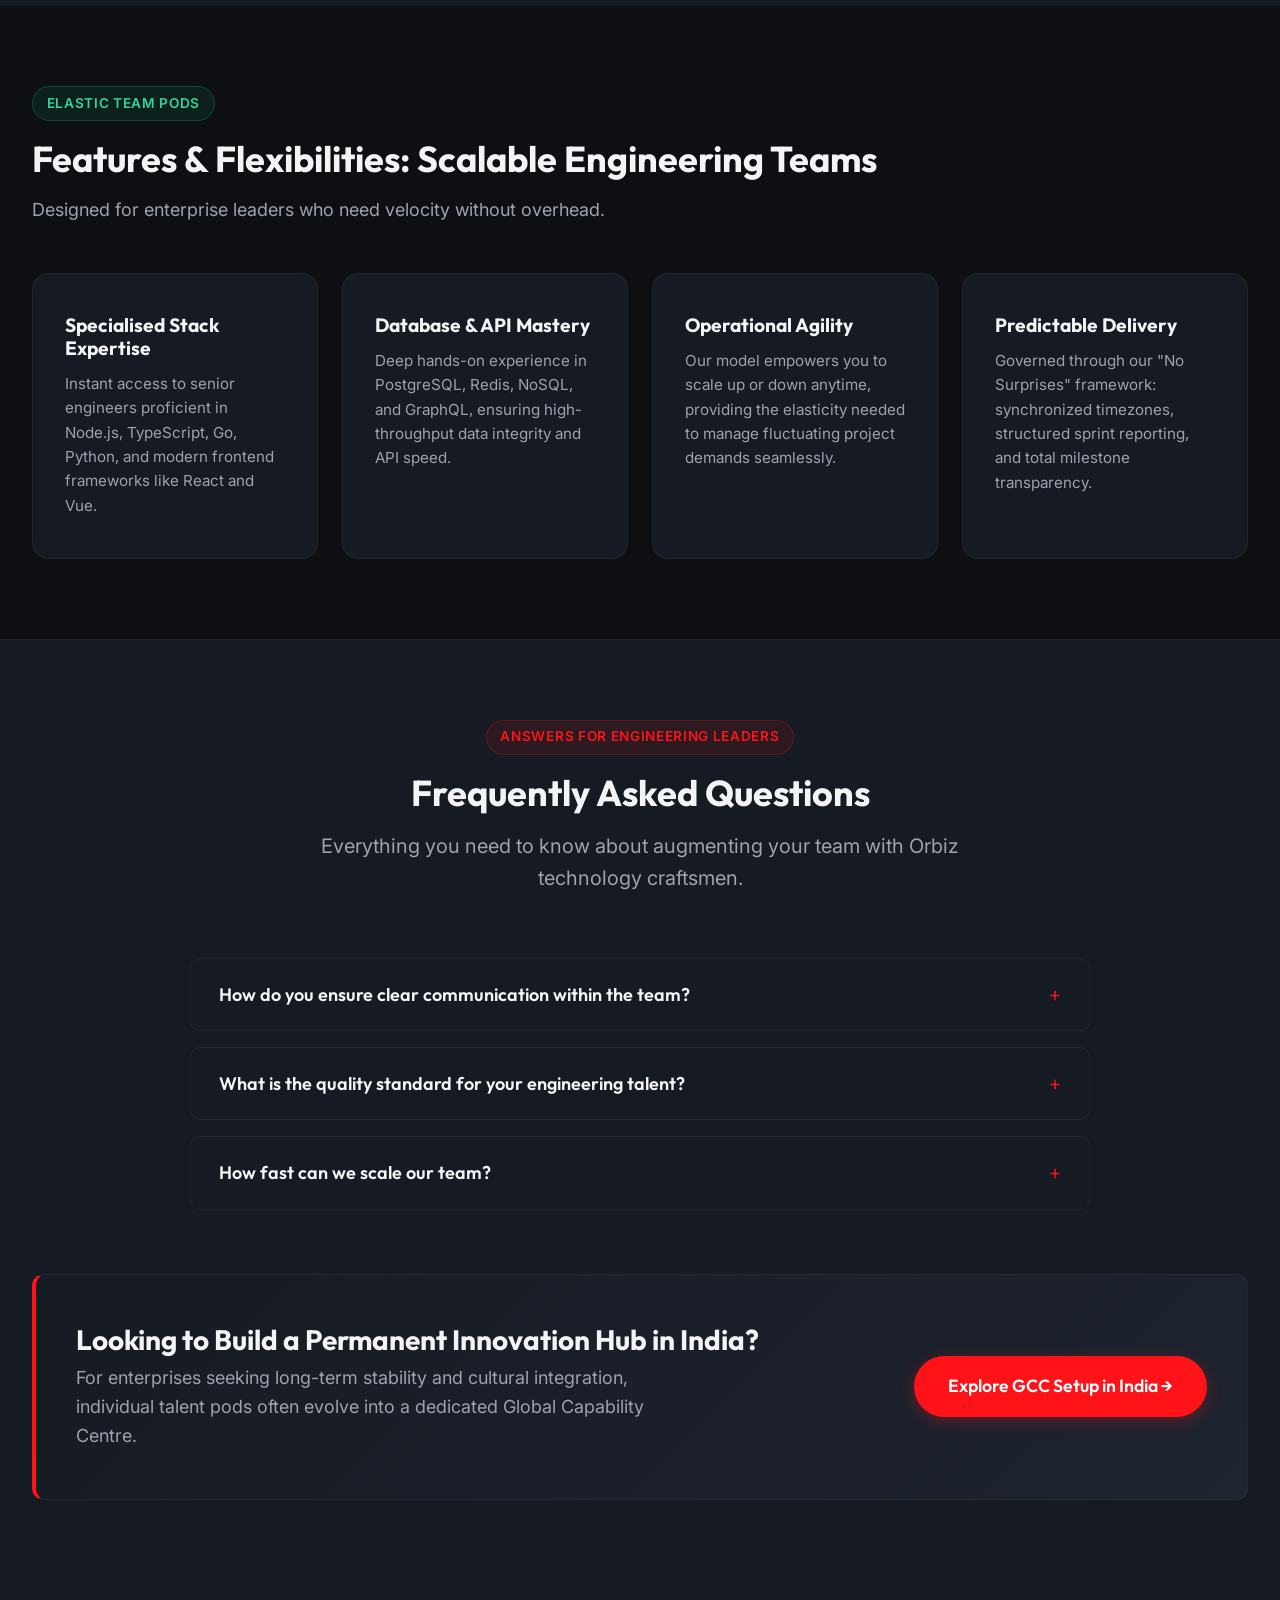
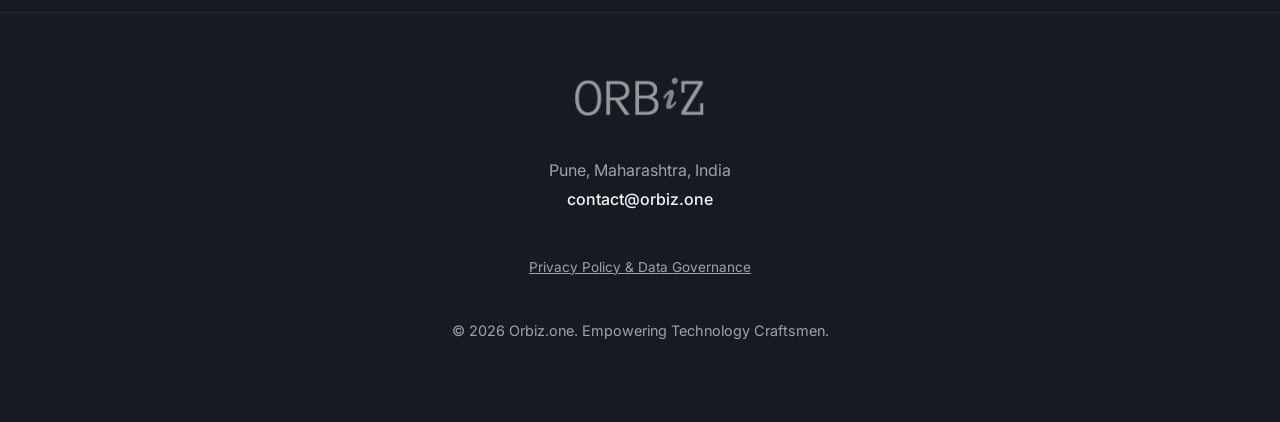
<file: talent-team-engineering.html>
<!DOCTYPE html>
<html lang="en">

<head>
  <meta charset="UTF-8" />
  <meta name="viewport" content="width=device-width, initial-scale=1.0" />

  <!-- Google tag (gtag.js) -->
  <script async src="https://www.googletagmanager.com/gtag/js?id=G-S7HCNGBMP2"></script>
  <script>
    window.dataLayer = window.dataLayer || [];
    function gtag(){dataLayer.push(arguments);}
    gtag('js', new Date());

    gtag('config', 'G-S7HCNGBMP2');
  </script>
  <title>Scalable Talent & Team Engineering | Orbiz.one</title>
  <meta name="description" content="Build your high-performance engineering team instantly. Leverage our global network and AI-driven assessment to scale your tech capabilities. Request a talent audit today." />
  <meta name="keywords" content="Talent & Team Engineering, Tech Staff Augmentation, India Tech Talent, Scalable Engineering Teams, TalentMatch AI, Dedicated Developers India" />
  <link rel="canonical" href="https://orbiz.one/talent-team-engineering.html" />

  <!-- Open Graph / Social -->
  <meta property="og:type" content="website" />
  <meta property="og:url" content="https://orbiz.one/talent-team-engineering.html" />
  <meta property="og:title" content="Scalable Talent & Team Engineering | Orbiz.one" />
  <meta property="og:description" content="Build your high-performance engineering team instantly. Leverage our global network and AI-driven assessment to scale your tech capabilities." />
  <meta property="og:site_name" content="Orbiz.one" />
  <meta property="og:locale" content="en_US" />
  <meta property="og:image" content="https://orbiz.one/assets/images/orbiz-social-preview.png" />
  <meta property="og:image:width" content="1200" />
  <meta property="og:image:height" content="630" />
  <meta property="og:image:alt" content="Orbiz.one - Digital Engineering, Applied AI &amp; GCC Enablement" />

  <!-- Twitter -->
  <meta name="twitter:card" content="summary_large_image" />
  <meta name="twitter:title" content="Scalable Talent & Team Engineering | Orbiz.one" />
  <meta name="twitter:description" content="Build your high-performance engineering team instantly. Leverage our global network and AI-driven assessment to scale your tech capabilities." />
  <meta name="twitter:image" content="https://orbiz.one/assets/images/orbiz-social-preview.png" />
  <meta name="twitter:image:alt" content="Orbiz.one - Digital Engineering, Applied AI &amp; GCC Enablement" />

  <!-- Fonts -->
  <link rel="preconnect" href="https://fonts.googleapis.com">
  <link rel="preconnect" href="https://fonts.gstatic.com" crossorigin>
  <link href="https://fonts.googleapis.com/css2?family=Inter:wght@300;400;500;600&family=Outfit:wght@400;500;700;800&display=swap" rel="stylesheet">

  <link rel="stylesheet" href="assets/styles.css">

  <!-- Schema.org JSON-LD -->
  <script type="application/ld+json">
  {
    "@context": "https://schema.org",
    "@graph": [
      {
        "@type": "BreadcrumbList",
        "itemListElement": [
          {
            "@type": "ListItem",
            "position": 1,
            "name": "Home",
            "item": "https://orbiz.one/"
          },
          {
            "@type": "ListItem",
            "position": 2,
            "name": "Solutions",
            "item": "https://orbiz.one/solutions.html"
          },
          {
            "@type": "ListItem",
            "position": 3,
            "name": "Talent & Team Engineering",
            "item": "https://orbiz.one/talent-team-engineering.html"
          }
        ]
      },
      {
        "@type": "Service",
        "name": "Talent & Team Engineering",
        "serviceType": "Dedicated Engineering Teams & Tech Augmentation",
        "provider": {
          "@type": "Organization",
          "name": "Orbiz.one",
          "url": "https://orbiz.one",
          "logo": "https://orbiz.one/assets/images/orbiz-logo.png"
        },
        "description": "Rapid deployment of vetted high-performance engineering teams and technical talent powered by our proprietary TalentMatch AI assessment engine.",
        "areaServed": "Global"
      },
      {
        "@type": "FAQPage",
        "mainEntity": [
          {
            "@type": "Question",
            "name": "How do you ensure clear communication within the team?",
            "acceptedAnswer": {
              "@type": "Answer",
              "text": "Aligned with our 'No Surprises' pillar, we mandate transparent delivery schedules, daily standups, and clear reporting structures, ensuring the team functions as a seamless extension of your internal department."
            }
          },
          {
            "@type": "Question",
            "name": "What is the quality standard for your engineering talent?",
            "acceptedAnswer": {
              "@type": "Answer",
              "text": "We hire for 'Digital Craftsmanship.' All senior engineers are evaluated through TalentMatch AI, required to lead rigorous code reviews, and provide architectural mentorship, ensuring the codebase remains clean, scalable, and maintainable."
            }
          },
          {
            "@type": "Question",
            "name": "How fast can we scale our team?",
            "acceptedAnswer": {
              "@type": "Answer",
              "text": "Utilizing TalentMatch AI and our deep talent network in Pune and across India, we can initiate onboarding for elite talent in days, allowing you to scale up or down anytime to meet market shifts."
            }
          }
        ]
      }
    ]
  }
  </script>
</head>

<body>
  <a href="#main" class="skip-link">Skip to main content</a>

  <header id="navbar">
    <div class="container nav-container">
      <a href="index.html" class="logo">
        <img src="assets/images/orbiz-logo.png" alt="Orbiz.one Logo" width="133" height="40" />
      </a>
      <nav class="nav-links" id="navLinks" role="navigation" aria-label="Main Navigation">
        <a href="services.html">Services</a>
        <div class="nav-item-dropdown">
          <a href="solutions.html" class="dropdown-toggle active" aria-current="page" role="button" aria-haspopup="true" aria-expanded="false">Solutions <span class="dropdown-arrow" aria-hidden="true">&#9662;</span></a>
          <div class="dropdown-menu">
            <a href="outsourced-product-development.html">Outsourced Product Development</a>
            <a href="talent-team-engineering.html">Talent & Team Engineering</a>
            <a href="gcc-setup-india.html">Global Capability Center (GCC)</a>
            <a href="eor-services-india.html">Employer of Record (EOR)</a>
          </div>
        </div>
        <a href="products.html">AI Accelerators</a>
        <a href="about.html">About</a>
        <a href="careers.html">Join Us</a>
        <a href="contact.html">Contact</a>
        <button id="themeToggle" class="btn-icon" aria-label="Toggle Theme">
          <svg id="moonIcon" aria-hidden="true" xmlns="http://www.w3.org/2000/svg" width="20" height="20" viewBox="0 0 24 24" fill="none"
            stroke="currentColor" stroke-width="2" stroke-linecap="round" stroke-linejoin="round">
            <path d="M21 12.79A9 9 0 1 1 11.21 3 7 7 0 0 0 21 12.79z"></path>
          </svg>
          <svg id="sunIcon" aria-hidden="true" style="display:none;" xmlns="http://www.w3.org/2000/svg" width="20" height="20"
            viewBox="0 0 24 24" fill="none" stroke="currentColor" stroke-width="2" stroke-linecap="round"
            stroke-linejoin="round">
            <circle cx="12" cy="12" r="5"></circle>
            <line x1="12" y1="1" x2="12" y2="3"></line>
            <line x1="12" y1="21" x2="12" y2="23"></line>
            <line x1="4.22" y1="4.22" x2="5.64" y2="5.64"></line>
            <line x1="18.36" y1="18.36" x2="19.78" y2="19.78"></line>
            <line x1="1" y1="12" x2="3" y2="12"></line>
            <line x1="21" y1="12" x2="23" y2="12"></line>
            <line x1="4.22" y1="19.78" x2="5.64" y2="18.36"></line>
            <line x1="18.36" y1="5.64" x2="19.78" y2="4.22"></line>
          </svg>
        </button>
      </nav>
      <button type="button" class="nav-toggle" id="mobileMenuBtn" aria-label="Toggle navigation menu" aria-expanded="false" aria-controls="navLinks">
        <span aria-hidden="true">&#9776;</span>
      </button>
    </div>
  </header>

  <main id="main" tabindex="-1">
    <!-- HERO SECTION -->
    <section id="hero" style="padding-top: 130px; padding-bottom: 60px;">
      <div class="bg-gradient"></div>
      <div class="container">
        <div class="breadcrumb fade-up">
          <a href="index.html">Home</a>
          <span>/</span>
          <a href="solutions.html">Solutions</a>
          <span>/</span>
          <span class="current">Talent &amp; Team Engineering</span>
        </div>

        <div class="hero-content fade-up" style="max-width: 960px;">
          <div class="badge-tag">Talent Agility &bull; India Engineering Advantage</div>
          <h1 class="hero-title" style="font-size: 3rem; margin-bottom: 1.25rem;">
            Engineered for Agility:<br>
            <span class="text-red">Rapid Deployment of High-Performance Tech Teams.</span>
          </h1>
          <p class="hero-subtitle" style="font-size: 1.25rem; max-width: 840px;">
            Access our powerful global network to integrate specialised talent and scale up or down anytime with absolute flexibility.
          </p>
          <div class="hero-actions" style="margin-top: 2rem;">
            <a href="mailto:contact@orbiz.one?subject=Talent%20Audit%20Request" class="btn btn-primary" aria-label="Request a talent audit via email">Request a Talent Audit</a>
            <a href="solutions.html" class="btn btn-outline">Explore All Solutions</a>
          </div>
        </div>
      </div>
    </section>

    <!-- STRATEGIC CONTEXT & DIFFERENTIATOR -->
    <section style="background-color: var(--surface-color-1); padding: 5rem 0; border-top: 1px solid var(--border-color);">
      <div class="container">
        <div style="max-width: 880px; margin-bottom: 3.5rem;" class="fade-up">
          <h2 class="section-title" style="text-align: left; font-size: 2.25rem;">The India Engineering Advantage</h2>
          <p style="font-size: 1.15rem; line-height: 1.8;">
            In a volatile technology market, the ability to pivot is defined by talent agility. Orbiz.one provides a decisive <strong>"India engineering advantage,"</strong> connecting enterprises with technology craftsmen who do more than just execute tasks—they own the outcome. 
          </p>
          <p style="font-size: 1.15rem; line-height: 1.8;">
            We de-risk international expansion by providing instant access to a thoroughly vetted network of senior engineers in Pune and across India, ensuring your team is a catalyst for innovation rather than an operational burden.
          </p>
        </div>

        <!-- ACCELERATOR CALLOUT -->
        <div class="accelerator-pill fade-up" style="background: var(--surface-color-2); border-color: rgba(255, 19, 25, 0.3); padding: 2rem;">
          <div class="accelerator-pill-icon" aria-hidden="true" style="width: 50px; height: 50px; font-size: 1.2rem;">TM</div>
          <div class="accelerator-pill-info">
            <h3 style="font-size: 1.4rem; margin-bottom: 0.5rem; color: var(--text-main);">Digital Craftsmanship: The TalentMatch AI Differentiator</h3>
            <p style="font-size: 1.05rem; line-height: 1.7; color: var(--text-muted);">
              Our recruitment and deployment process is powered by <strong>TalentMatch AI</strong>, a proprietary screening engine that parses high-tech competencies against real-world enterprise requirements. This goes far beyond keyword matching: it evaluates architectural thinking, clean code discipline, and problem-solving depth. Every candidate is vetted to meet our standards of mentorship-led development and rigorous code reviews.
            </p>
          </div>
        </div>
      </div>
    </section>

    <!-- FEATURES & FLEXIBILITIES -->
    <section style="padding: 5rem 0;">
      <div class="container">
        <div class="fade-up" style="max-width: 880px; margin-bottom: 3rem;">
          <div class="badge-tag badge-green">Elastic Team Pods</div>
          <h2 class="section-title" style="text-align: left; font-size: 2.25rem;">Features &amp; Flexibilities: Scalable Engineering Teams</h2>
          <p style="font-size: 1.125rem;">Designed for enterprise leaders who need velocity without overhead.</p>
        </div>

        <div class="four-col-grid fade-up">
          <div class="pillar-card">
            <h3 style="font-size: 1.2rem; margin-bottom: 0.75rem;">Specialised Stack Expertise</h3>
            <p style="font-size: 0.95rem; margin-bottom: 0;">Instant access to senior engineers proficient in Node.js, TypeScript, Go, Python, and modern frontend frameworks like React and Vue.</p>
          </div>
          <div class="pillar-card">
            <h3 style="font-size: 1.2rem; margin-bottom: 0.75rem;">Database &amp; API Mastery</h3>
            <p style="font-size: 0.95rem; margin-bottom: 0;">Deep hands-on experience in PostgreSQL, Redis, NoSQL, and GraphQL, ensuring high-throughput data integrity and API speed.</p>
          </div>
          <div class="pillar-card">
            <h3 style="font-size: 1.2rem; margin-bottom: 0.75rem;">Operational Agility</h3>
            <p style="font-size: 0.95rem; margin-bottom: 0;">Our model empowers you to scale up or down anytime, providing the elasticity needed to manage fluctuating project demands seamlessly.</p>
          </div>
          <div class="pillar-card">
            <h3 style="font-size: 1.2rem; margin-bottom: 0.75rem;">Predictable Delivery</h3>
            <p style="font-size: 0.95rem; margin-bottom: 0;">Governed through our "No Surprises" framework: synchronized timezones, structured sprint reporting, and total milestone transparency.</p>
          </div>
        </div>
      </div>
    </section>

    <!-- FAQ SECTION (SCHEMA-READY) -->
    <section style="background-color: var(--surface-color-1); padding: 5rem 0; border-top: 1px solid var(--border-color);">
      <div class="container">
        <div class="fade-up" style="text-align: center; max-width: 760px; margin: 0 auto;">
          <div class="badge-tag">Answers for Engineering Leaders</div>
          <h2 class="section-title">Frequently Asked Questions</h2>
          <p class="section-subtitle">Everything you need to know about augmenting your team with Orbiz technology craftsmen.</p>
        </div>

        <div class="faq-container fade-up">
          <div class="faq-item">
            <button type="button" class="faq-question" id="faq-q-tte-1" aria-expanded="false" aria-controls="faq-a-tte-1">
              <span>How do you ensure clear communication within the team?</span>
              <span class="faq-icon" aria-hidden="true">+</span>
            </button>
            <div class="faq-answer" id="faq-a-tte-1" role="region" aria-labelledby="faq-q-tte-1">
              <p>Aligned with our "No Surprises" pillar, we mandate transparent delivery schedules, daily video standups, overlapping working hours, and clear reporting structures. The engineers integrate directly into your Slack, Jira, and GitHub environments as a seamless extension of your internal team.</p>
            </div>
          </div>

          <div class="faq-item">
            <button type="button" class="faq-question" id="faq-q-tte-2" aria-expanded="false" aria-controls="faq-a-tte-2">
              <span>What is the quality standard for your engineering talent?</span>
              <span class="faq-icon" aria-hidden="true">+</span>
            </button>
            <div class="faq-answer" id="faq-a-tte-2" role="region" aria-labelledby="faq-q-tte-2">
              <p>We hire for "Digital Craftsmanship." All candidates undergo screening via TalentMatch AI, a live architecture evaluation, and hands-on coding tests. Senior engineers are required to lead rigorous code reviews and provide mentorship, ensuring the codebase remains clean, modular, and maintainable.</p>
            </div>
          </div>

          <div class="faq-item">
            <button type="button" class="faq-question" id="faq-q-tte-3" aria-expanded="false" aria-controls="faq-a-tte-3">
              <span>How fast can we scale our team?</span>
              <span class="faq-icon" aria-hidden="true">+</span>
            </button>
            <div class="faq-answer" id="faq-a-tte-3" role="region" aria-labelledby="faq-q-tte-3">
              <p>Utilizing TalentMatch AI and our pre-vetted talent network in Pune and across India's premier tech hubs, we can present pre-screened candidate profiles in 48–72 hours and initiate onboarding in days—giving you immediate velocity without hiring lag.</p>
            </div>
          </div>
        </div>

        <!-- TRANSITION TO GCC -->
        <div class="cta-banner fade-up">
          <div class="cta-banner-content">
            <h3>Looking to Build a Permanent Innovation Hub in India?</h3>
            <p>For enterprises seeking long-term stability and cultural integration, individual talent pods often evolve into a dedicated Global Capability Centre.</p>
          </div>
          <div class="cta-banner-actions">
            <a href="gcc-setup-india.html" class="btn btn-primary" aria-label="Explore GCC setup options in India">Explore GCC Setup in India &rarr;</a>
          </div>
        </div>
      </div>
    </section>

  </main>

  <footer>
    <div class="container footer-content">
      <a href="index.html" class="footer-logo">
        <img src="assets/images/orbiz-logo.png" alt="Orbiz.one Logo" width="133" height="40" loading="lazy" decoding="async" />
      </a>
      <div style="text-align: center; color: var(--text-muted); line-height: 1.8;">
        Pune, Maharashtra, India<br>
        <a href="mailto:contact@orbiz.one" style="color: var(--text-main); font-weight: 500; transition: color 0.3s;"
          onmouseover="this.style.color='var(--brand-red)'"
          onmouseout="this.style.color='var(--text-main)'">contact@orbiz.one</a>
      </div>
      <div style="text-align: center; margin: 0.5rem 0;">
        <a href="privacy.html" style="color: var(--text-muted); font-size: 0.85rem; text-decoration: underline;">Privacy Policy &amp; Data Governance</a>
      </div>
      <p class="footer-bottom" style="margin-top: 0;">&copy; 2026 Orbiz.one. Empowering Technology Craftsmen.</p>
    </div>
  </footer>

  <script src="assets/script.js"></script>
</body>

</html>
</file>
<file: assets/styles.css>
:root {
      /* Native Dark Theme */
      --brand-red: #ff1319;
      --brand-red-glow: rgba(255, 19, 25, 0.4);
      --bg-color: #0d0f12;
      --surface-color-1: #161a22;
      --surface-color-2: #1e2430;

      --text-main: #f3f4f6;
      --text-muted: #9ca3af;
      --text-inverse: #0f172a;

      --border-color: rgba(255, 255, 255, 0.05);
      --nav-bg: rgba(13, 15, 18, 0.8);
      --nav-bg-scrolled: rgba(13, 15, 18, 0.95);
      --shadow-color: rgba(0, 0, 0, 0.3);

      --font-heading: 'Outfit', sans-serif;
      --font-body: 'Inter', sans-serif;
      --nav-height: 80px;
      --transition: all 0.3s cubic-bezier(0.25, 0.8, 0.25, 1);
    }

    [data-theme="light"] {
      /* Light Theme Override */
      --brand-red: #c50d12;
      --brand-red-glow: rgba(197, 13, 18, 0.15);
      --bg-color: #f8fafc;
      --surface-color-1: #ffffff;
      --surface-color-2: #f1f5f9;

      --text-main: #0f172a;
      --text-muted: #475569;
      --text-inverse: #ffffff;

      --border-color: rgba(0, 0, 0, 0.1);
      --nav-bg: rgba(255, 255, 255, 0.85);
      --nav-bg-scrolled: rgba(255, 255, 255, 0.98);
      --shadow-color: rgba(0, 0, 0, 0.08);
    }

    * {
      margin: 0;
      padding: 0;
      box-sizing: border-box;
    }

    html {
      scroll-behavior: smooth;
      scroll-padding-top: calc(var(--nav-height) + 1.5rem);
    }

    :target {
      scroll-margin-top: calc(var(--nav-height) + 1.5rem);
    }

    /* Focus styling for WCAG 2.2 Level AA (2.4.7, 2.4.13) */
    :focus-visible {
      outline: 2px solid var(--brand-red);
      outline-offset: 3px;
    }

    /* Screen Reader Only utility */
    .sr-only {
      position: absolute;
      width: 1px;
      height: 1px;
      padding: 0;
      margin: -1px;
      overflow: hidden;
      clip: rect(0, 0, 0, 0);
      white-space: nowrap;
      border: 0;
    }

    /* Skip link for WCAG 2.4.1 (Bypass Blocks) */
    .skip-link {
      position: absolute;
      top: -100px;
      left: 1.5rem;
      background: var(--brand-red);
      color: #ffffff !important;
      padding: 0.75rem 1.5rem;
      border-radius: 6px;
      font-weight: 600;
      font-size: 0.95rem;
      z-index: 99999;
      text-decoration: none;
      box-shadow: 0 4px 15px rgba(0, 0, 0, 0.4);
      transition: top 0.2s ease-in-out;
    }

    .skip-link:focus,
    .skip-link:focus-visible {
      top: 1rem;
      outline: 3px solid #ffffff;
      outline-offset: 2px;
    }

    body {
      font-family: var(--font-body);
      background-color: var(--bg-color);
      color: var(--text-main);
      line-height: 1.6;
      overflow-x: hidden;
      transition: background-color 0.3s ease, color 0.3s ease;
    }

    h1,
    h2,
    h3,
    h4,
    .brand-font {
      font-family: var(--font-heading);
      font-weight: 700;
      line-height: 1.2;
      color: var(--text-main);
    }

    a {
      text-decoration: none;
      color: inherit;
    }

    ul {
      list-style: none;
    }

    p {
      color: var(--text-muted);
      font-size: 1.125rem;
      margin-bottom: 1rem;
    }

    .container {
      max-width: 1280px;
      margin: 0 auto;
      padding: 0 2rem;
    }

    .bg-gradient {
      position: absolute;
      top: 0;
      left: 0;
      width: 100%;
      height: 100%;
      z-index: -1;
      overflow: hidden;
      pointer-events: none;
    }

    .bg-gradient::before {
      content: '';
      position: absolute;
      top: -20%;
      left: -10%;
      width: 50%;
      height: 70%;
      background: radial-gradient(circle, var(--brand-red-glow) 0%, transparent 70%);
      filter: blur(120px);
      opacity: 0.8;
    }

    .text-red {
      color: var(--brand-red) !important;
    }

    .section-title {
      font-size: 2.25rem;
      text-align: center;
      margin-bottom: 1rem;
    }

    .section-subtitle {
      text-align: center;
      max-width: 700px;
      margin: 0 auto 4rem auto;
      font-size: 1.25rem;
    }

    .btn {
      display: inline-flex;
      align-items: center;
      justify-content: center;
      padding: 0.875rem 2rem;
      border-radius: 50px;
      font-family: var(--font-heading);
      font-weight: 600;
      font-size: 1.1rem;
      cursor: pointer;
      transition: var(--transition);
      border: 2px solid transparent;
    }

    .btn-primary {
      background-color: var(--brand-red);
      color: white;
      box-shadow: 0 4px 15px rgba(255, 19, 25, 0.3);
    }

    .btn-primary:hover {
      background-color: transparent;
      border-color: var(--brand-red);
      color: var(--brand-red);
      box-shadow: 0 0 20px rgba(255, 19, 25, 0.5);
    }

    .btn-outline {
      background-color: transparent;
      border-color: var(--text-main);
      color: var(--text-main);
    }

    .btn-outline:hover {
      background-color: var(--text-main);
      color: var(--text-inverse);
    }

    .btn-icon {
      background: none;
      border: none;
      color: var(--text-main);
      cursor: pointer;
      display: flex;
      align-items: center;
      padding: 0.5rem;
      border-radius: 50%;
      transition: background 0.3s ease;
    }

    .btn-icon:hover {
      background: var(--surface-color-2);
    }

    /* Nav */
    header {
      position: fixed;
      top: 0;
      left: 0;
      width: 100%;
      height: var(--nav-height);
      display: flex;
      align-items: center;
      background: var(--nav-bg);
      backdrop-filter: blur(12px);
      -webkit-backdrop-filter: blur(12px);
      z-index: 1000;
      border-bottom: 1px solid var(--border-color);
      transition: var(--transition);
    }

    header.scrolled {
      height: 70px;
      background: var(--nav-bg-scrolled);
      box-shadow: 0 4px 30px var(--shadow-color);
    }

    .nav-container {
      display: flex;
      justify-content: space-between;
      align-items: center;
      width: 100%;
    }

    .logo img {
      height: 40px;
      border-radius: 4px;
    }

    .nav-links {
      display: flex;
      gap: 2.5rem;
      align-items: center;
    }

    .nav-links a {
      font-family: var(--font-heading);
      font-size: 1rem;
      font-weight: 500;
      position: relative;
      transition: color 0.3s ease;
      color: var(--text-main);
    }

    .nav-links a:hover {
      color: var(--brand-red);
    }

    .nav-links a::after {
      content: '';
      position: absolute;
      width: 0;
      height: 2px;
      bottom: -6px;
      left: 0;
      background-color: var(--brand-red);
      transition: width 0.3s ease;
    }

    .nav-links a:hover::after {
      width: 100%;
    }

    /* Active-page indicator (added for the multi-page split, mirrors the hover state) */
    .nav-links a.active {
      color: var(--brand-red);
    }

    .nav-links a.active::after {
      width: 100%;
    }

    .nav-toggle {
      display: none;
      background: transparent;
      border: none;
      font-size: 1.5rem;
      cursor: pointer;
      color: var(--text-main);
      padding: 0.5rem;
      min-width: 44px;
      min-height: 44px;
      align-items: center;
      justify-content: center;
      line-height: 1;
      border-radius: 6px;
    }

    section {
      padding: 8rem 0;
      position: relative;
    }

    /* Hero */
    #hero {
      min-height: 100vh;
      display: flex;
      align-items: center;
      padding-top: 8rem;
      text-align: center;
    }

    .hero-content {
      max-width: 900px;
      margin: 0 auto;
      z-index: 10;
    }

    .hero-title {
      font-size: 3.5rem;
      margin-bottom: 2rem;
      letter-spacing: -1px;
    }

    .hero-subtitle {
      font-size: 1.5rem;
      margin-bottom: 3rem;
      color: var(--text-muted);
    }

    .hero-actions {
      display: flex;
      justify-content: center;
      gap: 1.5rem;
    }

    .pillars-grid {
      display: grid;
      grid-template-columns: repeat(3, 1fr);
      gap: 2rem;
      margin-top: 5rem;
      z-index: 10;
    }

    .pillar-card {
      background: var(--surface-color-1);
      border: 1px solid var(--border-color);
      border-radius: 16px;
      padding: 2.5rem 2rem;
      text-align: left;
      transition: var(--transition);
      position: relative;
      overflow: hidden;
    }

    .pillar-card::before {
      content: '';
      position: absolute;
      top: 0;
      left: 0;
      width: 100%;
      height: 4px;
      background: var(--brand-red);
      transform: scaleX(0);
      transform-origin: left;
      transition: transform 0.4s ease;
    }

    .pillar-card:hover {
      transform: translateY(-10px);
      box-shadow: 0 10px 40px var(--shadow-color);
      background: var(--surface-color-2);
    }

    .pillar-card:hover::before {
      transform: scaleX(1);
    }

    .pillar-card h3 {
      font-size: 1.5rem;
      margin-bottom: 1rem;
    }

    /* Services */
    .services-grid {
      display: grid;
      grid-template-columns: repeat(auto-fit, minmax(320px, 1fr));
      gap: 2.5rem;
    }

    .service-card {
      background: linear-gradient(145deg, var(--surface-color-1), var(--surface-color-2));
      border: 1px solid var(--border-color);
      padding: 3rem 2rem;
      border-radius: 20px;
      transition: var(--transition);
    }

    .service-card:hover {
      transform: translateY(-5px);
      border-color: rgba(255, 19, 25, 0.3);
      box-shadow: 0 20px 40px var(--shadow-color);
    }

    .service-card h3 {
      font-size: 1.75rem;
      margin-bottom: 1.5rem;
    }

    .service-list li {
      margin-bottom: 1rem;
      padding-left: 1.5rem;
      position: relative;
      color: var(--text-muted);
    }

    .service-list li::before {
      content: '→';
      position: absolute;
      left: 0;
      top: 0;
      color: var(--brand-red);
      font-weight: bold;
    }

    .service-list li strong {
      color: var(--text-main);
    }

    /* Solutions */
    #solutions {
      background-color: var(--surface-color-1);
      border-top: 1px solid var(--border-color);
      border-bottom: 1px solid var(--border-color);
    }

    .solution-item {
      display: flex;
      align-items: center;
      gap: 4rem;
      margin-bottom: 6rem;
    }

    .solution-item:last-child {
      margin-bottom: 0;
    }

    .solution-item:nth-child(even) {
      flex-direction: row-reverse;
    }

    .solution-content {
      flex: 1;
    }

    .solution-content h3 {
      font-size: 2.25rem;
      margin-bottom: 1.5rem;
    }

    .solution-features {
      margin-top: 2rem;
    }

    .solution-features li {
      background: var(--surface-color-2);
      padding: 1rem 1.5rem;
      border-radius: 8px;
      margin-bottom: 1rem;
      border-left: 2px solid var(--brand-red);
    }

    .solution-features li strong {
      color: var(--text-main);
      display: block;
      margin-bottom: 0.25rem;
    }

    .solution-visual {
      flex: 1;
      height: 400px;
      background: linear-gradient(135deg, var(--surface-color-2), var(--bg-color));
      border-radius: 20px;
      border: 1px solid var(--border-color);
      display: flex;
      align-items: center;
      justify-content: center;
      position: relative;
      overflow: hidden;
    }

    .solution-visual::after {
      content: '';
      position: absolute;
      width: 150px;
      height: 150px;
      background: var(--brand-red);
      filter: blur(80px);
      opacity: 0.2;
    }

    .solution-number {
      font-size: 10rem;
      font-family: var(--font-heading);
      font-weight: 800;
      color: var(--border-color);
    }

    /* Products */
    .products-grid {
      display: grid;
      grid-template-columns: repeat(3, 1fr);
      gap: 2rem;
    }

    .product-card {
      text-align: center;
      padding: 4rem 2rem;
      background: var(--surface-color-1);
      border: 1px solid var(--border-color);
      border-radius: 20px;
      position: relative;
      transition: var(--transition);
      z-index: 1;
    }

    .product-card::before {
      content: '';
      position: absolute;
      top: 0;
      left: 0;
      width: 100%;
      height: 100%;
      background: radial-gradient(circle at top, rgba(255, 19, 25, 0.05), transparent 70%);
      border-radius: 20px;
      z-index: -1;
      opacity: 0;
      transition: var(--transition);
    }

    .product-card:hover {
      transform: translateY(-10px);
    }

    .product-card:hover::before {
      opacity: 1;
    }

    .product-icon {
      width: 70px;
      height: 70px;
      background: rgba(255, 19, 25, 0.1);
      color: var(--brand-red);
      border-radius: 50%;
      display: flex;
      align-items: center;
      justify-content: center;
      margin: 0 auto 2rem auto;
      font-size: 1.5rem;
      font-weight: 700;
      font-family: var(--font-heading);
    }

    .product-card h3 {
      font-size: 1.5rem;
      margin-bottom: 1rem;
    }

    /* About */
    #about {
      background-color: var(--surface-color-1);
      border-top: 1px solid var(--border-color);
    }

    .about-grid {
      display: grid;
      grid-template-columns: 1fr 1fr;
      gap: 4rem;
      align-items: center;
    }

    .leadership-list {
      display: flex;
      flex-direction: column;
      gap: 1.5rem;
    }

    .leader-card {
      background: var(--surface-color-2);
      padding: 1.5rem;
      border-radius: 12px;
      border-left: 4px solid var(--brand-red);
      border: 1px solid var(--border-color);
      border-left-width: 4px;
    }

    .leader-card h4 {
      font-size: 1.25rem;
      margin-bottom: 0.5rem;
    }

    .leader-card span {
      color: var(--brand-red);
      font-size: 0.9rem;
      font-weight: 600;
      text-transform: uppercase;
      letter-spacing: 1px;
      display: block;
      margin-bottom: 0.5rem;
    }

    /* Careers */
    #careers {
      background: linear-gradient(to bottom, var(--surface-color-2), var(--bg-color));
      text-align: center;
      padding: 8rem 0;
    }

    .careers-content {
      max-width: 800px;
      margin: 0 auto;
    }

    .jobs-grid {
      display: grid;
      grid-template-columns: 1fr;
      gap: 1.5rem;
      margin: 3rem 0;
    }

    .job-card {
      background: var(--surface-color-1);
      padding: 1.5rem;
      border-radius: 12px;
      font-family: var(--font-heading);
      font-weight: 600;
      font-size: 1.2rem;
      border: 1px solid var(--border-color);
      transition: var(--transition);
      color: var(--text-main);
    }

    .job-card:hover {
      border-color: var(--brand-red);
      background: rgba(255, 19, 25, 0.05);
    }

    /* Footer */
    footer {
      background: var(--surface-color-1);
      padding: 4rem 0;
      border-top: 1px solid var(--border-color);
      text-align: center;
    }

    .footer-content {
      display: flex;
      flex-direction: column;
      align-items: center;
      gap: 2rem;
    }

    .footer-logo img {
      height: 40px;
      opacity: 0.8;
      filter: grayscale(100%) invert(1);
      transition: var(--transition);
    }

    [data-theme="light"] .footer-logo img {
      filter: grayscale(100%);
    }

    /* Basic invert for dark mode if logo is dark */
    .footer-logo img:hover {
      filter: grayscale(0%);
      opacity: 1;
    }

    .footer-bottom {
      margin-top: 2rem;
      color: var(--text-muted);
      font-size: 0.9rem;
    }

    .fade-up {
      opacity: 0;
      transform: translateY(40px);
      transition: opacity 0.8s ease, transform 0.8s ease;
    }

    .fade-up.visible {
      opacity: 1;
      transform: translateY(0);
    }

    .four-col-grid {
      display: grid;
      grid-template-columns: repeat(4, 1fr);
      gap: 1.5rem;
    }

    @media (max-width: 992px) {
      .four-col-grid {
        grid-template-columns: repeat(2, 1fr);
      }

      .hero-title {
        font-size: 3.5rem;
      }

      .pillars-grid,
      .about-grid,
      .solution-item,
      .products-grid {
        grid-template-columns: 1fr;
      }

      .solution-item:nth-child(even) {
        flex-direction: column;
      }

      .solution-item {
        flex-direction: column;
        gap: 2rem;
      }

      .solution-visual {
        width: 100%;
        height: 300px;
      }
    }

    @media (max-width: 768px) {
      .four-col-grid {
        grid-template-columns: 1fr;
      }

      .nav-links {
        position: absolute;
        top: var(--nav-height);
        left: 0;
        width: 100%;
        background: var(--surface-color-1);
        flex-direction: column;
        align-items: center;
        gap: 1.5rem;
        padding: 2rem 0;
        transform: translateY(-150%);
        opacity: 0;
        transition: var(--transition);
        border-bottom: 1px solid var(--border-color);
        max-height: calc(100vh - var(--nav-height));
        overflow-y: auto;
        -webkit-overflow-scrolling: touch;
      }

      .nav-links.active {
        transform: translateY(0);
        opacity: 1;
      }

      .nav-toggle {
        display: inline-flex;
      }

      .hero-title {
        font-size: 2.75rem;
      }

      .hero-actions {
        flex-direction: column;
      }

      .jobs-grid {
        grid-template-columns: 1fr;
      }
    }

    .job-card {
      cursor: pointer;
      text-align: left;
    }

    .job-card-header {
      width: 100%;
      background: transparent;
      border: none;
      padding: 0;
      color: inherit;
      font-family: inherit;
      font-size: inherit;
      font-weight: inherit;
      display: flex;
      justify-content: space-between;
      align-items: center;
      cursor: pointer;
      text-align: left;
      transition: color 0.3s;
    }

    .job-card:hover .job-card-header {
      color: var(--brand-red);
    }

    .job-expand-icon {
      transition: transform 0.3s ease;
    }

    .job-card.active .job-expand-icon {
      transform: rotate(180deg);
    }

    .job-details {
      max-height: 0;
      overflow: hidden;
      opacity: 0;
      transition: all 0.4s ease;
      text-align: left;
      font-family: var(--font-body);
      font-weight: 400;
      font-size: 0.95rem;
    }

    .job-card.active .job-details {
      max-height: 2500px;
      opacity: 1;
      margin-top: 1.5rem;
      padding-top: 1.5rem;
      border-top: 1px solid var(--border-color);
    }

    .jd-section {
      margin-top: 1.25rem;
    }

    .jd-section h5 {
      font-size: 1.1rem;
      margin-bottom: 0.5rem;
      font-family: var(--font-heading);
      color: var(--text-main);
    }

    .jd-section ul {
      padding-left: 1.5rem;
      margin-top: 0.5rem;
    }

    .jd-section li {
      margin-bottom: 0.5rem;
      color: var(--text-muted);
    }

    .jd-section p {
      color: var(--text-muted);
    }

    /* BREADCRUMBS */
    .breadcrumb {
      display: flex;
      align-items: center;
      gap: 0.5rem;
      font-size: 0.875rem;
      color: var(--text-muted);
      margin-bottom: 1.5rem;
    }
    .breadcrumb a {
      color: var(--text-muted);
      transition: color 0.2s ease;
    }
    .breadcrumb a:hover {
      color: var(--brand-red);
    }
    .breadcrumb span {
      opacity: 0.5;
    }
    .breadcrumb .current {
      color: var(--text-main);
      font-weight: 500;
    }

    /* BADGES & TAGS */
    .badge-tag {
      display: inline-flex;
      align-items: center;
      gap: 0.4rem;
      padding: 0.35rem 0.85rem;
      background: rgba(255, 19, 25, 0.1);
      border: 1px solid rgba(255, 19, 25, 0.25);
      color: var(--brand-red);
      border-radius: 9999px;
      font-size: 0.85rem;
      font-weight: 600;
      text-transform: uppercase;
      letter-spacing: 0.05em;
      margin-bottom: 1rem;
    }
    .badge-tag.badge-blue {
      background: rgba(59, 130, 246, 0.1);
      border-color: rgba(59, 130, 246, 0.25);
      color: #60a5fa;
    }
    .badge-tag.badge-green {
      background: rgba(16, 185, 129, 0.1);
      border-color: rgba(16, 185, 129, 0.25);
      color: #34d399;
    }

    /* PROCESS / ROADMAP STEPS */
    .process-steps {
      display: grid;
      grid-template-columns: repeat(auto-fit, minmax(260px, 1fr));
      gap: 1.5rem;
      margin: 2.5rem 0;
    }
    .process-step {
      background: var(--surface-color-1);
      border: 1px solid var(--border-color);
      border-radius: 12px;
      padding: 2rem 1.75rem;
      position: relative;
      transition: var(--transition);
    }
    .process-step:hover {
      border-color: var(--brand-red);
      transform: translateY(-4px);
    }
    .step-badge {
      display: inline-flex;
      align-items: center;
      justify-content: center;
      width: 36px;
      height: 36px;
      background: var(--brand-red);
      color: #ffffff;
      font-weight: 700;
      font-size: 1rem;
      border-radius: 8px;
      margin-bottom: 1.25rem;
    }
    .process-step h4 {
      font-size: 1.25rem;
      margin-bottom: 0.75rem;
      color: var(--text-main);
    }
    .process-step p {
      font-size: 0.95rem;
      margin-bottom: 0;
      line-height: 1.6;
    }

    /* VALUE MATRIX / COMPARISON TABLE */
    .table-container {
      width: 100%;
      overflow-x: auto;
      margin: 2rem 0;
      border-radius: 12px;
      border: 1px solid var(--border-color);
      background: var(--surface-color-1);
    }
    .styled-table {
      width: 100%;
      border-collapse: collapse;
      text-align: left;
      font-size: 0.95rem;
    }
    .styled-table th {
      background: var(--surface-color-2);
      color: var(--text-main);
      padding: 1rem 1.25rem;
      font-family: var(--font-heading);
      font-weight: 600;
      border-bottom: 1px solid var(--border-color);
    }
    .styled-table td {
      padding: 1rem 1.25rem;
      color: var(--text-muted);
      border-bottom: 1px solid var(--border-color);
      vertical-align: top;
    }
    .styled-table tr:last-child td {
      border-bottom: none;
    }
    .styled-table tr:hover td {
      background: rgba(255, 255, 255, 0.02);
    }
    .styled-table .highlight-col {
      color: var(--brand-red);
      font-weight: 600;
    }

    /* FAQ ACCORDION */
    .faq-container {
      max-width: 900px;
      margin: 3rem auto 0;
    }
    .faq-item {
      background: var(--surface-color-1);
      border: 1px solid var(--border-color);
      border-radius: 10px;
      margin-bottom: 1rem;
      overflow: hidden;
      transition: var(--transition);
    }
    .faq-item:hover {
      border-color: rgba(255, 19, 25, 0.3);
    }
    .faq-question {
      width: 100%;
      padding: 1.35rem 1.75rem;
      background: none;
      border: none;
      color: var(--text-main);
      font-family: var(--font-heading);
      font-size: 1.125rem;
      font-weight: 600;
      text-align: left;
      display: flex;
      justify-content: space-between;
      align-items: center;
      cursor: pointer;
      gap: 1rem;
    }
    .faq-icon {
      font-size: 1.4rem;
      font-weight: 300;
      transition: transform 0.3s ease;
      color: var(--brand-red);
      flex-shrink: 0;
    }
    .faq-item.active .faq-icon {
      transform: rotate(45deg);
    }
    .faq-answer {
      max-height: 0;
      overflow: hidden;
      transition: max-height 0.35s ease, padding 0.35s ease;
      padding: 0 1.75rem;
    }
    .faq-item.active .faq-answer {
      max-height: 400px;
      padding: 0 1.75rem 1.5rem 1.75rem;
    }
    .faq-answer p {
      font-size: 1rem;
      line-height: 1.7;
      margin-bottom: 0;
      color: var(--text-muted);
    }

    /* CTA BANNER */
    .cta-banner {
      background: linear-gradient(135deg, var(--surface-color-1) 0%, var(--surface-color-2) 100%);
      border: 1px solid var(--border-color);
      border-left: 4px solid var(--brand-red);
      border-radius: 12px;
      padding: 3rem 2.5rem;
      margin: 4rem auto 2rem;
      display: flex;
      flex-wrap: wrap;
      justify-content: space-between;
      align-items: center;
      gap: 2rem;
    }
    .cta-banner-content h3 {
      font-size: 1.75rem;
      margin-bottom: 0.5rem;
    }
    .cta-banner-content p {
      margin-bottom: 0;
      max-width: 600px;
    }

    /* ACCELERATOR MINI-CARD */
    .accelerator-pill-grid {
      display: grid;
      grid-template-columns: repeat(auto-fit, minmax(280px, 1fr));
      gap: 1.25rem;
      margin: 2rem 0;
    }
    .accelerator-pill {
      background: var(--surface-color-1);
      border: 1px solid var(--border-color);
      border-radius: 10px;
      padding: 1.5rem;
      display: flex;
      gap: 1rem;
      align-items: flex-start;
      transition: var(--transition);
    }
    .accelerator-pill:hover {
      border-color: var(--brand-red);
      transform: translateY(-2px);
    }
    .accelerator-pill-icon {
      width: 40px;
      height: 40px;
      border-radius: 8px;
      background: rgba(255, 19, 25, 0.1);
      color: var(--brand-red);
      display: flex;
      align-items: center;
      justify-content: center;
      font-weight: 700;
      font-family: var(--font-heading);
      flex-shrink: 0;
    }
    .accelerator-pill-info h4 {
      font-size: 1.05rem;
      margin-bottom: 0.35rem;
    }
    .accelerator-pill-info p {
      font-size: 0.875rem;
      margin-bottom: 0;
      line-height: 1.5;
    }

    /* DROPDOWN NAV */
    .nav-item-dropdown {
      position: relative;
      display: inline-block;
    }
    .dropdown-toggle {
      display: inline-flex;
      align-items: center;
      gap: 0.3rem;
      cursor: pointer;
    }
    .dropdown-arrow {
      font-size: 0.7rem;
      transition: transform 0.2s ease;
    }
    .nav-item-dropdown:hover .dropdown-arrow {
      transform: rotate(180deg);
    }
    .dropdown-menu {
      position: absolute;
      top: 100%;
      left: 0;
      min-width: 260px;
      background: var(--surface-color-1);
      border: 1px solid var(--border-color);
      border-radius: 8px;
      padding: 0.5rem 0;
      box-shadow: 0 10px 25px var(--shadow-color);
      opacity: 0;
      visibility: hidden;
      transform: translateY(8px);
      transition: all 0.2s ease;
      z-index: 100;
    }
    .nav-item-dropdown:hover .dropdown-menu,
    .nav-item-dropdown:focus-within .dropdown-menu {
      opacity: 1;
      visibility: visible;
      transform: translateY(0);
    }
    .dropdown-menu a {
      display: block;
      padding: 0.65rem 1.25rem;
      font-size: 0.925rem;
      color: var(--text-muted);
      transition: var(--transition);
    }
    .dropdown-menu a:hover {
      background: var(--surface-color-2);
      color: var(--brand-red);
      padding-left: 1.5rem;
    }

    @media (max-width: 900px) {
      .nav-item-dropdown {
        display: flex;
        flex-direction: column;
        align-items: center;
        width: 100%;
      }
      .dropdown-toggle .dropdown-arrow {
        display: none;
      }
      .dropdown-menu {
        position: static;
        box-shadow: none;
        border: 1px solid var(--border-color);
        background: var(--surface-color-2);
        border-radius: 8px;
        opacity: 1;
        visibility: visible;
        transform: none;
        display: flex;
        flex-direction: column;
        align-items: center;
        gap: 0.35rem;
        padding: 0.75rem 1rem;
        margin-top: 0.5rem;
        width: 88%;
        max-width: 320px;
      }
      .dropdown-menu a {
        display: block;
        padding: 0.6rem 0.75rem;
        font-size: 0.9rem;
        color: var(--text-muted);
        text-align: center;
        width: 100%;
        border-radius: 6px;
        transition: var(--transition);
      }
      .dropdown-menu a:hover,
      .dropdown-menu a.active {
        color: var(--brand-red);
        background: var(--surface-color-1);
        padding-left: 0.75rem;
      }
    }

    /* WCAG 2.2 Target Size (2.5.8) & Touch Target minimums */
    .btn-icon {
      min-width: 44px;
      min-height: 44px;
      display: inline-flex;
      align-items: center;
      justify-content: center;
      background: transparent;
      border: 1px solid var(--border-color);
      cursor: pointer;
      color: var(--text-main);
      border-radius: 8px;
    }

    .breadcrumb a {
      display: inline-flex;
      align-items: center;
      min-height: 32px;
      padding: 0 4px;
    }

    /* WCAG 2.2 / 2.3.3 Reduced Motion */
    @media (prefers-reduced-motion: reduce) {
      *,
      *::before,
      *::after {
        animation-duration: 0.01ms !important;
        animation-iteration-count: 1 !important;
        transition-duration: 0.01ms !important;
        scroll-behavior: auto !important;
      }
      .fade-up {
        opacity: 1 !important;
        transform: none !important;
        transition: none !important;
      }
    }

    /* Form Styles */
    .form-group {
      margin-bottom: 1.25rem;
      text-align: left;
    }
    .form-label {
      display: block;
      font-size: 0.9rem;
      font-weight: 500;
      color: var(--text-main);
      margin-bottom: 0.4rem;
    }
    .form-input {
      width: 100%;
      background: var(--surface-color-1);
      border: 1px solid var(--border-color);
      border-radius: 8px;
      color: var(--text-main);
      padding: 0.75rem 1rem;
      font-family: var(--font-main);
      font-size: 0.95rem;
      transition: var(--transition);
      box-sizing: border-box;
    }
    .form-input:focus-visible,
    .form-input:focus {
      outline: 2px solid var(--brand-red);
      border-color: var(--brand-red);
      background: var(--surface-color-2);
    }
    .form-grid-2 {
      display: grid;
      grid-template-columns: 1fr 1fr;
      gap: 1rem;
    }
    @media (max-width: 600px) {
      .form-grid-2 {
        grid-template-columns: 1fr;
      }
    }
    .checkbox-grid {
      display: grid;
      grid-template-columns: 1fr;
      gap: 0.65rem;
      margin-top: 0.5rem;
    }
    .checkbox-card {
      display: flex;
      align-items: center;
      gap: 0.75rem;
      padding: 0.75rem 1rem;
      background: var(--surface-color-1);
      border: 1px solid var(--border-color);
      border-radius: 8px;
      cursor: pointer;
      font-size: 0.9rem;
      color: var(--text-muted);
      transition: all 0.2s ease;
      user-select: none;
      min-height: 48px;
    }
    .checkbox-card:hover {
      border-color: var(--brand-red);
      color: var(--text-main);
      background: var(--surface-color-2);
    }
    .checkbox-card.is-checked {
      border-color: var(--brand-red);
      background: rgba(197, 13, 18, 0.06);
      color: var(--text-main);
      font-weight: 600;
    }
    .checkbox-card input[type="checkbox"] {
      accent-color: var(--brand-red);
      width: 20px;
      height: 20px;
      cursor: pointer;
      flex-shrink: 0;
    }
    .form-input.has-error {
      border-color: #ef4444 !important;
      background: rgba(239, 68, 68, 0.04);
    }

    /* Contact Page Conversion Layout */
    .contact-hero-grid {
      display: grid;
      grid-template-columns: 1.15fr 0.85fr;
      gap: 3.5rem;
      align-items: start;
    }
    @media (max-width: 968px) {
      .contact-hero-grid {
        grid-template-columns: 1fr;
        gap: 2.5rem;
      }
    }
    .form-card {
      background: var(--surface-color-2);
      border: 1px solid var(--border-color);
      border-radius: 12px;
      box-shadow: 0 12px 35px rgba(0, 0, 0, 0.08);
      padding: 2.25rem;
      position: relative;
    }
    @media (max-width: 600px) {
      .form-card {
        padding: 1.5rem;
      }
    }
    .trust-pillar {
      display: flex;
      gap: 1rem;
      align-items: flex-start;
      padding: 0.85rem 1rem;
      border-radius: 8px;
      background: var(--surface-color-1);
      border: 1px solid var(--border-color);
      margin-bottom: 0.75rem;
    }
    .trust-icon {
      flex-shrink: 0;
      width: 36px;
      height: 36px;
      border-radius: 8px;
      background: rgba(197, 13, 18, 0.1);
      color: var(--brand-red);
      display: flex;
      align-items: center;
      justify-content: center;
      font-size: 1.1rem;
    }
    .leader-mini-card {
      display: flex;
      align-items: center;
      gap: 1rem;
      padding: 0.75rem 1rem;
      border-radius: 8px;
      background: var(--surface-color-1);
      border: 1px solid var(--border-color);
      transition: var(--transition);
    }
    .leader-mini-card:hover {
      border-color: var(--brand-red);
    }
</file>
